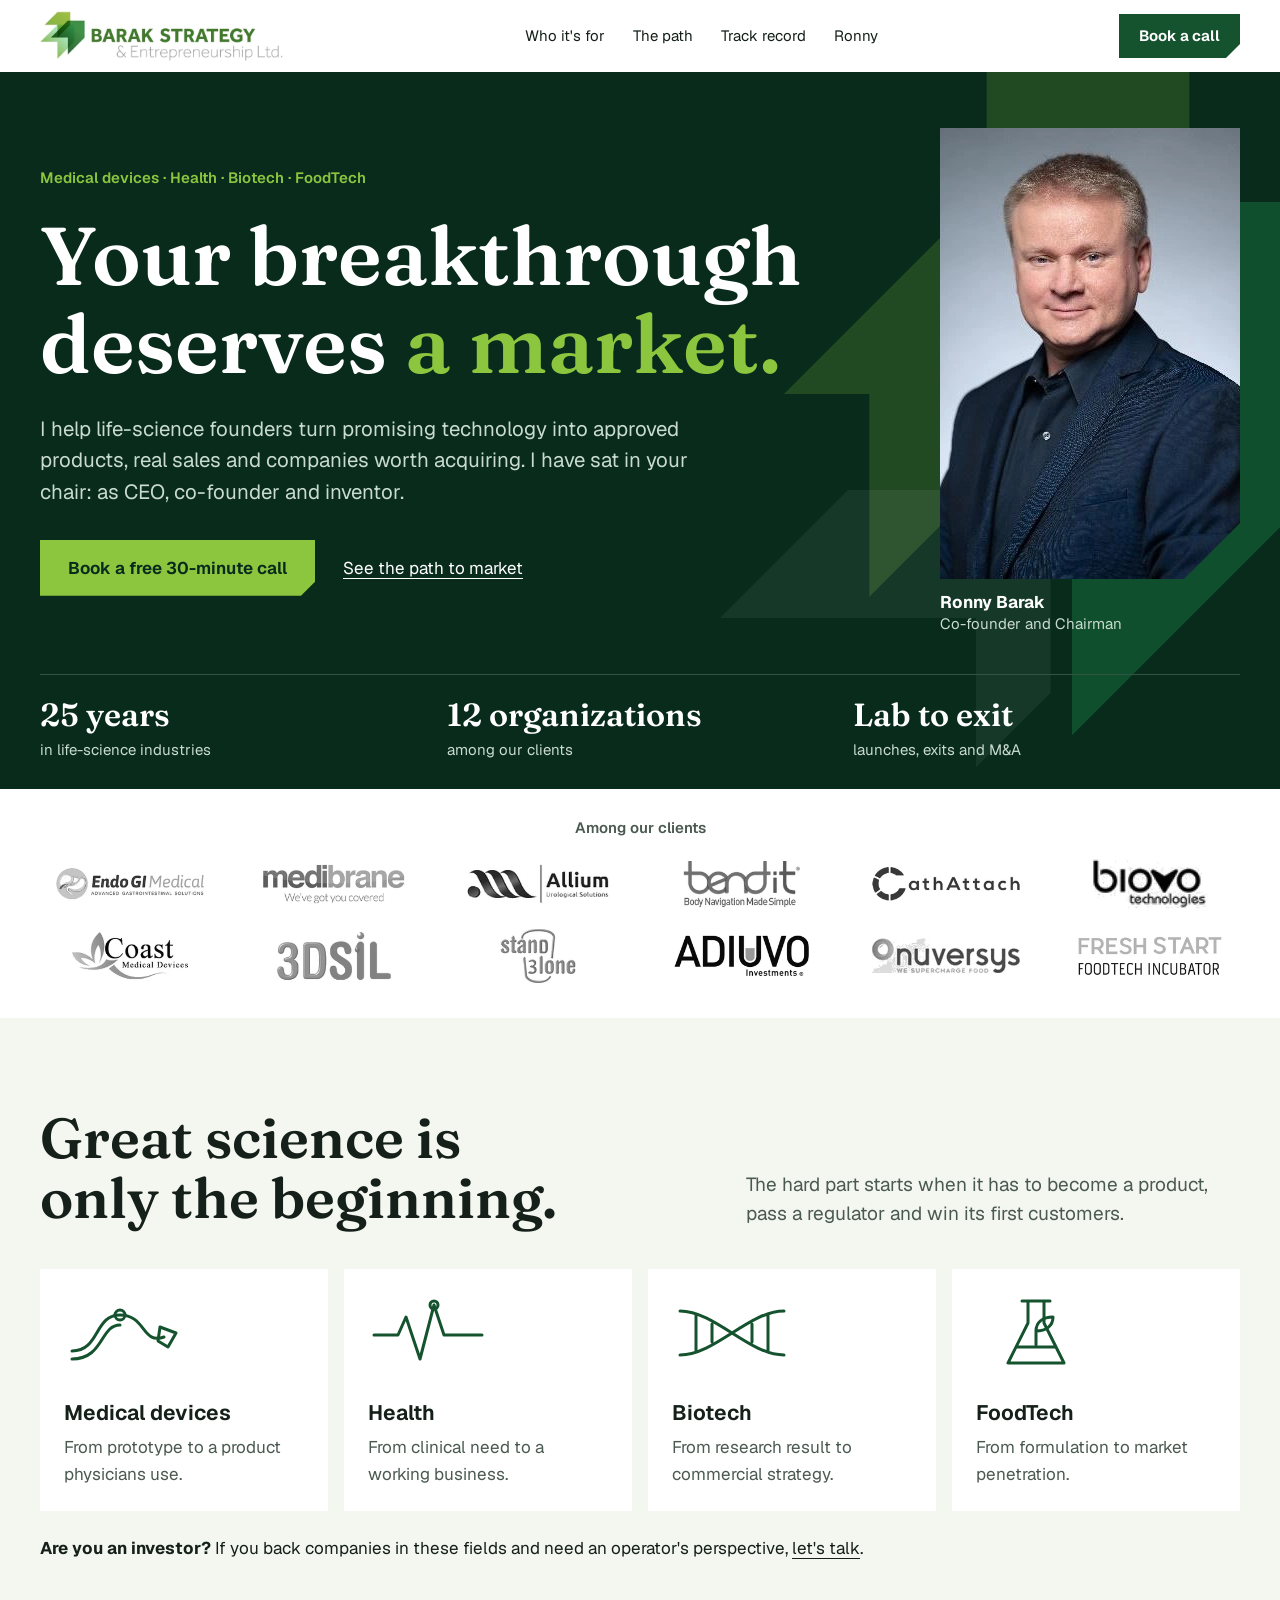
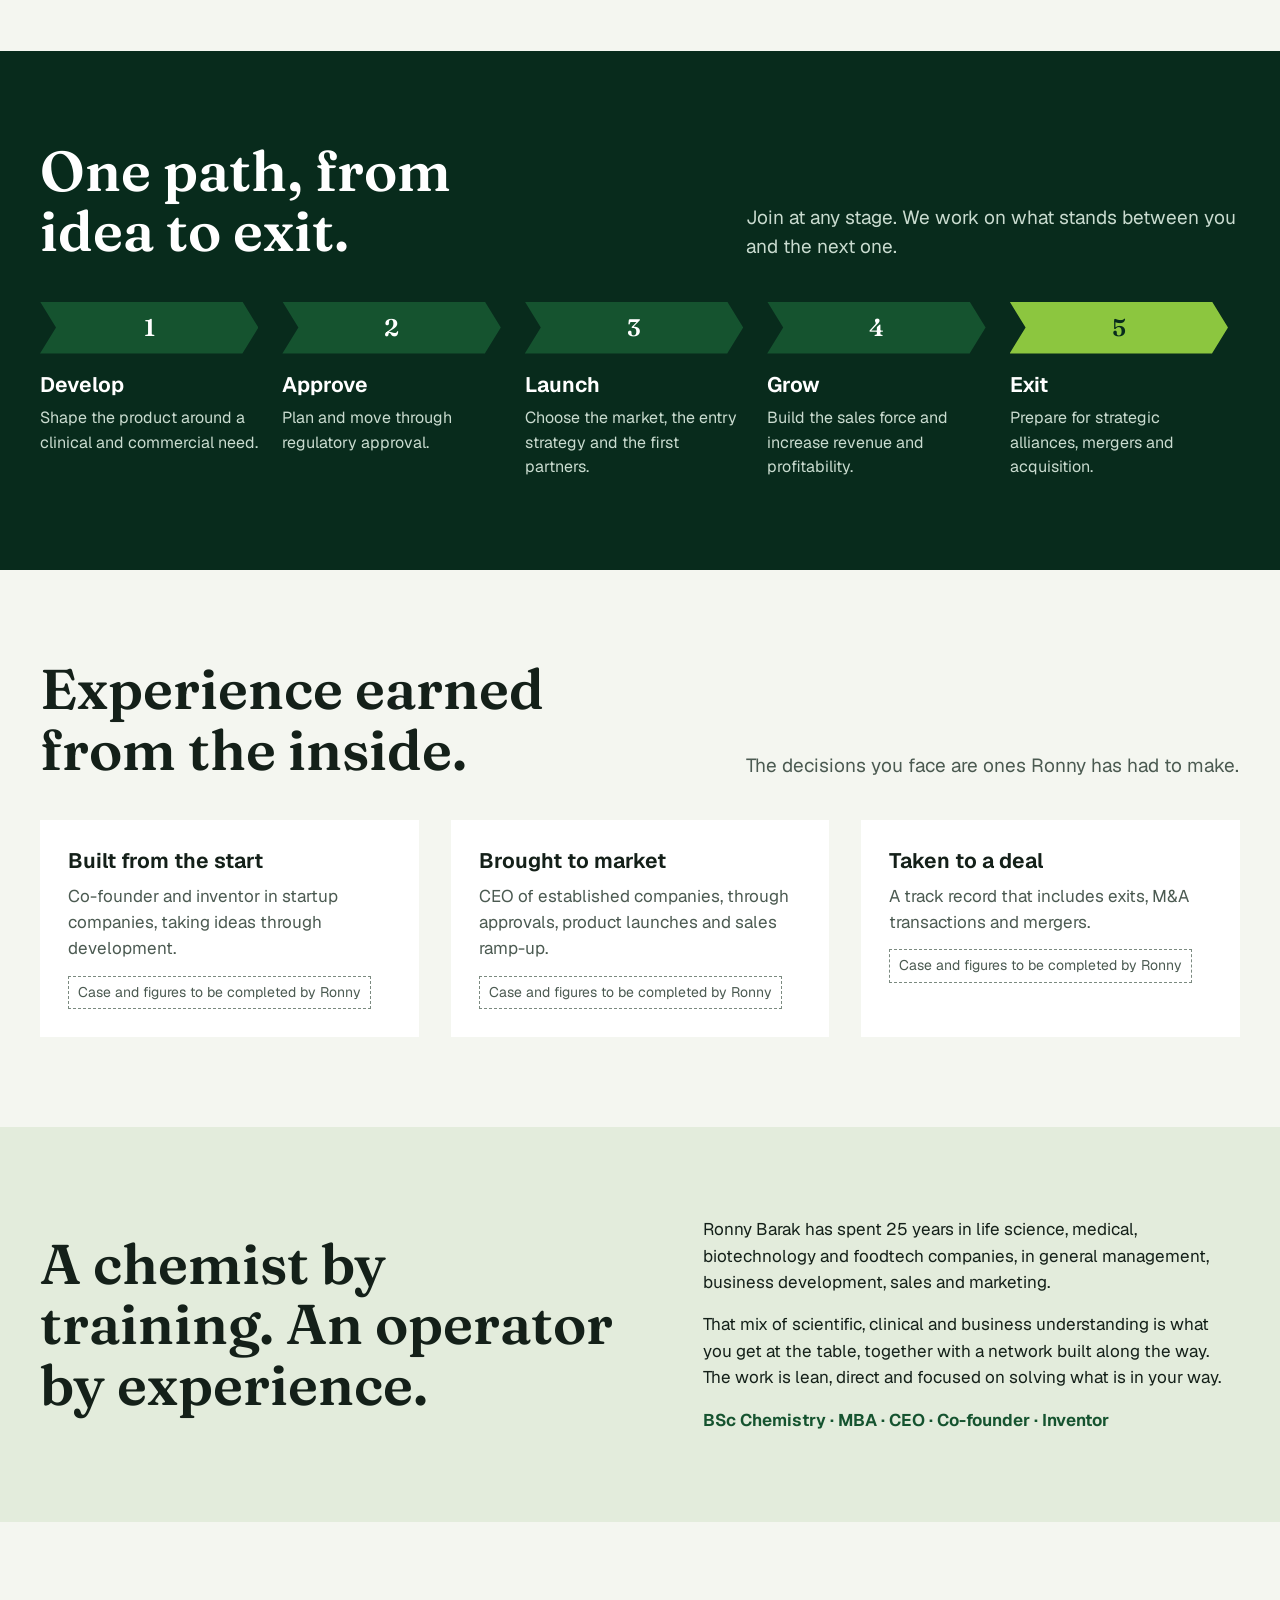
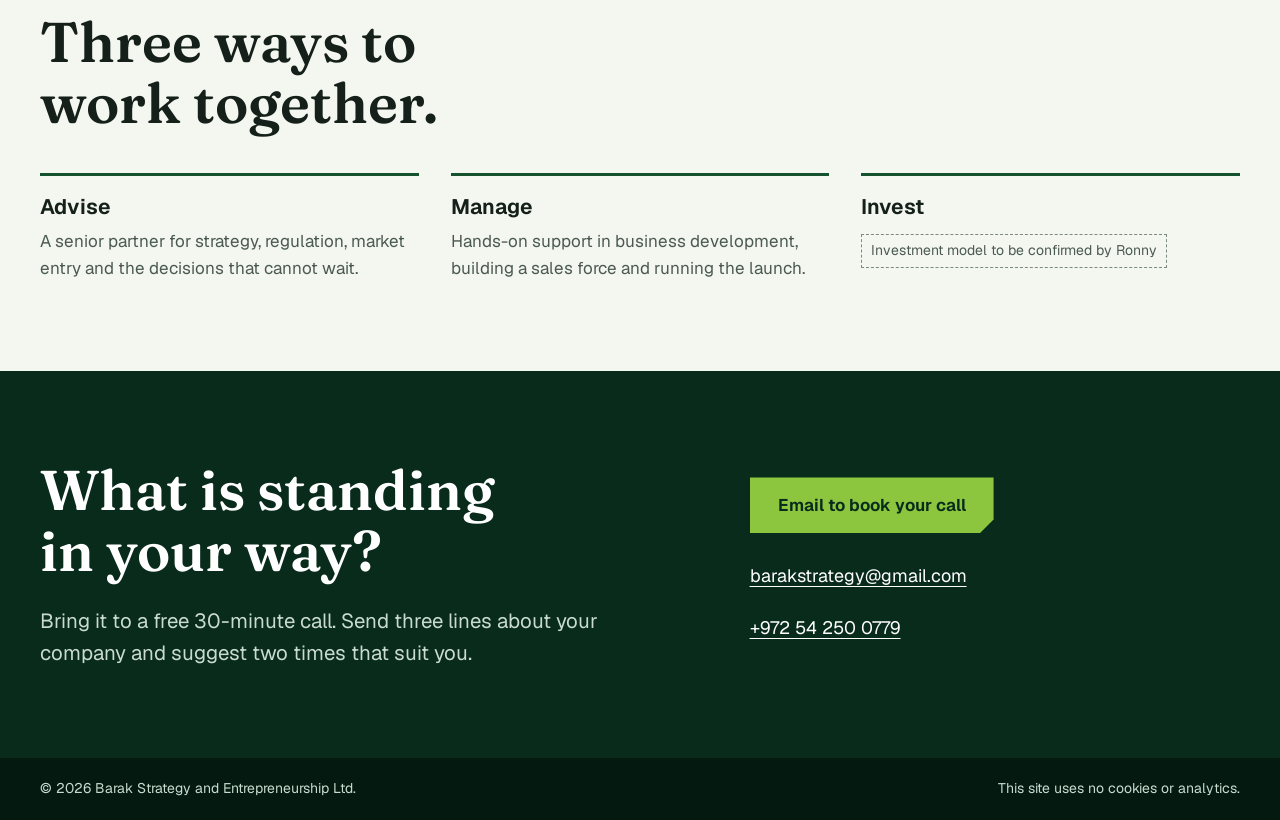
<file: index.html>
<!doctype html>
<html lang="en">
<head>
<meta charset="utf-8">
<meta name="viewport" content="width=device-width, initial-scale=1">
<meta name="robots" content="noindex, nofollow">
<title>Barak Strategy | From life-science innovation to market</title>
<meta name="description" content="Ronny Barak helps medical device, health, biotech and foodtech founders move from product development through regulation to market, growth and exit. 25 years of hands-on experience.">
<meta name="theme-color" content="#082b1c">
<meta property="og:type" content="website">
<meta property="og:title" content="Your breakthrough deserves a market.">
<meta property="og:description" content="Hands-on strategy for medtech, health, biotech and foodtech founders, with Ronny Barak.">
<meta property="og:image" content="https://liorocman1234-maker.github.io/barakstrategy/assets/og.jpg">
<meta name="twitter:card" content="summary_large_image">
<link rel="icon" href="assets/icon.png">
<link rel="preload" href="assets/fonts/fraunces-600.woff2" as="font" type="font/woff2" crossorigin>
<link rel="preload" href="assets/fonts/geist.woff2" as="font" type="font/woff2" crossorigin>
<link rel="stylesheet" href="assets/site.css">
</head>
<body>
<a class="skip" href="#main">Skip to content</a>

<header class="top">
  <div class="wrap bar">
    <a class="brand" href="#main"><img src="assets/logo.webp" width="680" height="140" alt="Barak Strategy and Entrepreneurship Ltd."></a>
    <nav aria-label="Main">
      <a href="#who">Who it's for</a>
      <a href="#path">The path</a>
      <a href="#record">Track record</a>
      <a href="#ronny">Ronny</a>
    </nav>
    <a class="btn small" href="#contact">Book a call</a>
  </div>
</header>

<main id="main" tabindex="-1">
<section class="hero">
  <svg class="shards" viewBox="0 0 600 700" aria-hidden="true">
    <path class="s1" d="M250 20h190v190H330v120L140 520V330h110l-190 0 190-190z"/>
    <path class="s2" d="M330 150h250v250L330 650V400H210z"/>
    <path class="s3" d="M120 420h190v190l-70 70V540H0z"/>
  </svg>
  <div class="wrap hero-grid">
    <div class="pitch">
      <p class="kicker">Medical devices · Health · Biotech · FoodTech</p>
      <h1>Your breakthrough deserves <em>a market.</em></h1>
      <p class="lead">I help life-science founders turn promising technology into approved products, real sales and companies worth acquiring. I have sat in your chair: as CEO, co-founder and inventor.</p>
      <div class="actions">
        <a class="btn light" href="#contact">Book a free 30-minute call</a>
        <a class="more" href="#path">See the path to market</a>
      </div>
    </div>
    <figure class="portrait">
      <img src="assets/ronny-barak.webp" width="300" height="451" alt="Ronny Barak" fetchpriority="high">
      <figcaption><strong>Ronny Barak</strong><span>Co-founder and Chairman</span></figcaption>
    </figure>
  </div>
  <div class="wrap">
    <ul class="proof">
      <li><strong>25 years</strong><span>in life-science industries</span></li>
      <li><strong>12 organizations</strong><span>among our clients</span></li>
      <li><strong>Lab to exit</strong><span>launches, exits and M&amp;A</span></li>
    </ul>
  </div>
</section>

<section class="clients" aria-labelledby="clients-title">
  <div class="wrap">
    <h2 id="clients-title" class="label">Among our clients</h2>
    <ul class="logos">
      <li><img src="assets/logos/endogi.webp" width="300" height="120" alt="EndoGI Medical"></li>
      <li><img src="assets/logos/medibrane.webp" width="300" height="120" alt="Medibrane"></li>
      <li><img src="assets/logos/allium.webp" width="300" height="120" alt="Allium Urological Solutions"></li>
      <li><img src="assets/logos/bendit.webp" width="300" height="120" alt="Bendit"></li>
      <li><img src="assets/logos/cathattach.webp" width="300" height="120" alt="CathAttach"></li>
      <li><img src="assets/logos/biovo.webp" width="300" height="120" alt="Biovo Technologies"></li>
      <li><img src="assets/logos/coast.webp" width="300" height="120" alt="Coast Medical Devices"></li>
      <li><img src="assets/logos/3dsil.webp" width="300" height="120" alt="3DSIL"></li>
      <li><img src="assets/logos/stand3lone.webp" width="300" height="120" alt="Stand3lone"></li>
      <li><img src="assets/logos/adiuvo.webp" width="300" height="120" alt="Adiuvo Investments"></li>
      <li><img src="assets/logos/nuversys.webp" width="300" height="120" alt="Nuversys"></li>
      <li><img src="assets/logos/freshstart.webp" width="300" height="120" alt="Fresh Start FoodTech Incubator"></li>
    </ul>
  </div>
</section>

<section id="who" class="section">
  <div class="wrap">
    <div class="head">
      <h2>Great science is only the beginning.</h2>
      <p>The hard part starts when it has to become a product, pass a regulator and win its first customers.</p>
    </div>
    <ul class="fields">
      <li>
        <svg viewBox="0 0 120 80" aria-hidden="true"><path d="M8 58c28 0 22-36 48-36s22 30 44 22"/><path d="M96 34l16 6-8 14-10-6z"/><circle cx="56" cy="22" r="5"/><path d="M8 66c32 0 28-34 48-34"/></svg>
        <h3>Medical devices</h3><p>From prototype to a product physicians use.</p>
      </li>
      <li>
        <svg viewBox="0 0 120 80" aria-hidden="true"><path d="M6 42h24l8-18 14 42 14-54 10 30h38"/><circle cx="66" cy="12" r="4"/></svg>
        <h3>Health</h3><p>From clinical need to a working business.</p>
      </li>
      <li>
        <svg viewBox="0 0 120 80" aria-hidden="true"><path d="M8 18c35 0 69 44 104 44M8 62c35 0 69-44 104-44M24 22v36M40 31v18M80 31v18M96 22v36"/></svg>
        <h3>Biotech</h3><p>From research result to commercial strategy.</p>
      </li>
      <li>
        <svg viewBox="0 0 120 80" aria-hidden="true"><path d="M46 8h28M52 8v22L32 70h56L68 30V8M40 54h40"/><path d="M60 52V38c0-9 7-14 17-14 0 9-7 14-17 14"/></svg>
        <h3>FoodTech</h3><p>From formulation to market penetration.</p>
      </li>
    </ul>
    <p class="investors"><strong>Are you an investor?</strong> If you back companies in these fields and need an operator's perspective, <a href="#contact">let's talk</a>.</p>
  </div>
</section>

<section id="path" class="section dark">
  <div class="wrap">
    <div class="head">
      <h2>One path, from idea to exit.</h2>
      <p>Join at any stage. We work on what stands between you and the next one.</p>
    </div>
    <ol class="steps">
      <li><h3>Develop</h3><p>Shape the product around a clinical and commercial need.</p></li>
      <li><h3>Approve</h3><p>Plan and move through regulatory approval.</p></li>
      <li><h3>Launch</h3><p>Choose the market, the entry strategy and the first partners.</p></li>
      <li><h3>Grow</h3><p>Build the sales force and increase revenue and profitability.</p></li>
      <li><h3>Exit</h3><p>Prepare for strategic alliances, mergers and acquisition.</p></li>
    </ol>
  </div>
</section>

<section id="record" class="section">
  <div class="wrap">
    <div class="head">
      <h2>Experience earned from the inside.</h2>
      <p>The decisions you face are ones Ronny has had to make.</p>
    </div>
    <div class="cases">
      <article>
        <h3>Built from the start</h3>
        <p>Co-founder and inventor in startup companies, taking ideas through development.</p>
        <p class="todo">Case and figures to be completed by Ronny</p>
      </article>
      <article>
        <h3>Brought to market</h3>
        <p>CEO of established companies, through approvals, product launches and sales ramp-up.</p>
        <p class="todo">Case and figures to be completed by Ronny</p>
      </article>
      <article>
        <h3>Taken to a deal</h3>
        <p>A track record that includes exits, M&amp;A transactions and mergers.</p>
        <p class="todo">Case and figures to be completed by Ronny</p>
      </article>
    </div>
  </div>
</section>

<section id="ronny" class="section story">
  <div class="wrap story-grid">
    <h2>A chemist by training. An operator by experience.</h2>
    <div>
      <p>Ronny Barak has spent 25 years in life science, medical, biotechnology and foodtech companies, in general management, business development, sales and marketing.</p>
      <p>That mix of scientific, clinical and business understanding is what you get at the table, together with a network built along the way. The work is lean, direct and focused on solving what is in your way.</p>
      <p class="creds">BSc Chemistry · MBA · CEO · Co-founder · Inventor</p>
    </div>
  </div>
</section>

<section class="section work">
  <div class="wrap">
    <div class="head"><h2>Three ways to work together.</h2></div>
    <div class="models">
      <article><h3>Advise</h3><p>A senior partner for strategy, regulation, market entry and the decisions that cannot wait.</p></article>
      <article><h3>Manage</h3><p>Hands-on support in business development, building a sales force and running the launch.</p></article>
      <article><h3>Invest</h3><p class="todo">Investment model to be confirmed by Ronny</p></article>
    </div>
  </div>
</section>

<section id="contact" class="section dark contact">
  <div class="wrap contact-grid">
    <div>
      <h2>What is standing in your way?</h2>
      <p class="lead">Bring it to a free 30-minute call. Send three lines about your company and suggest two times that suit you.</p>
    </div>
    <div class="reach">
      <a class="btn light" href="mailto:barakstrategy@gmail.com?subject=30-minute%20introduction%20call&amp;body=Hi%20Ronny%2C%0A%0ACompany%20and%20product%3A%0AStage%3A%0AMain%20challenge%3A%0ATwo%20times%20that%20suit%20me%3A%0A">Email to book your call</a>
      <a class="line" href="mailto:barakstrategy@gmail.com">barakstrategy@gmail.com</a>
      <a class="line" href="tel:+972542500779">+972 54 250 0779</a>
    </div>
  </div>
</section>
</main>

<footer>
  <div class="wrap foot">
    <p>© 2026 Barak Strategy and Entrepreneurship Ltd.</p>
    <p>This site uses no cookies or analytics.</p>
  </div>
</footer>
</body>
</html>
</file>
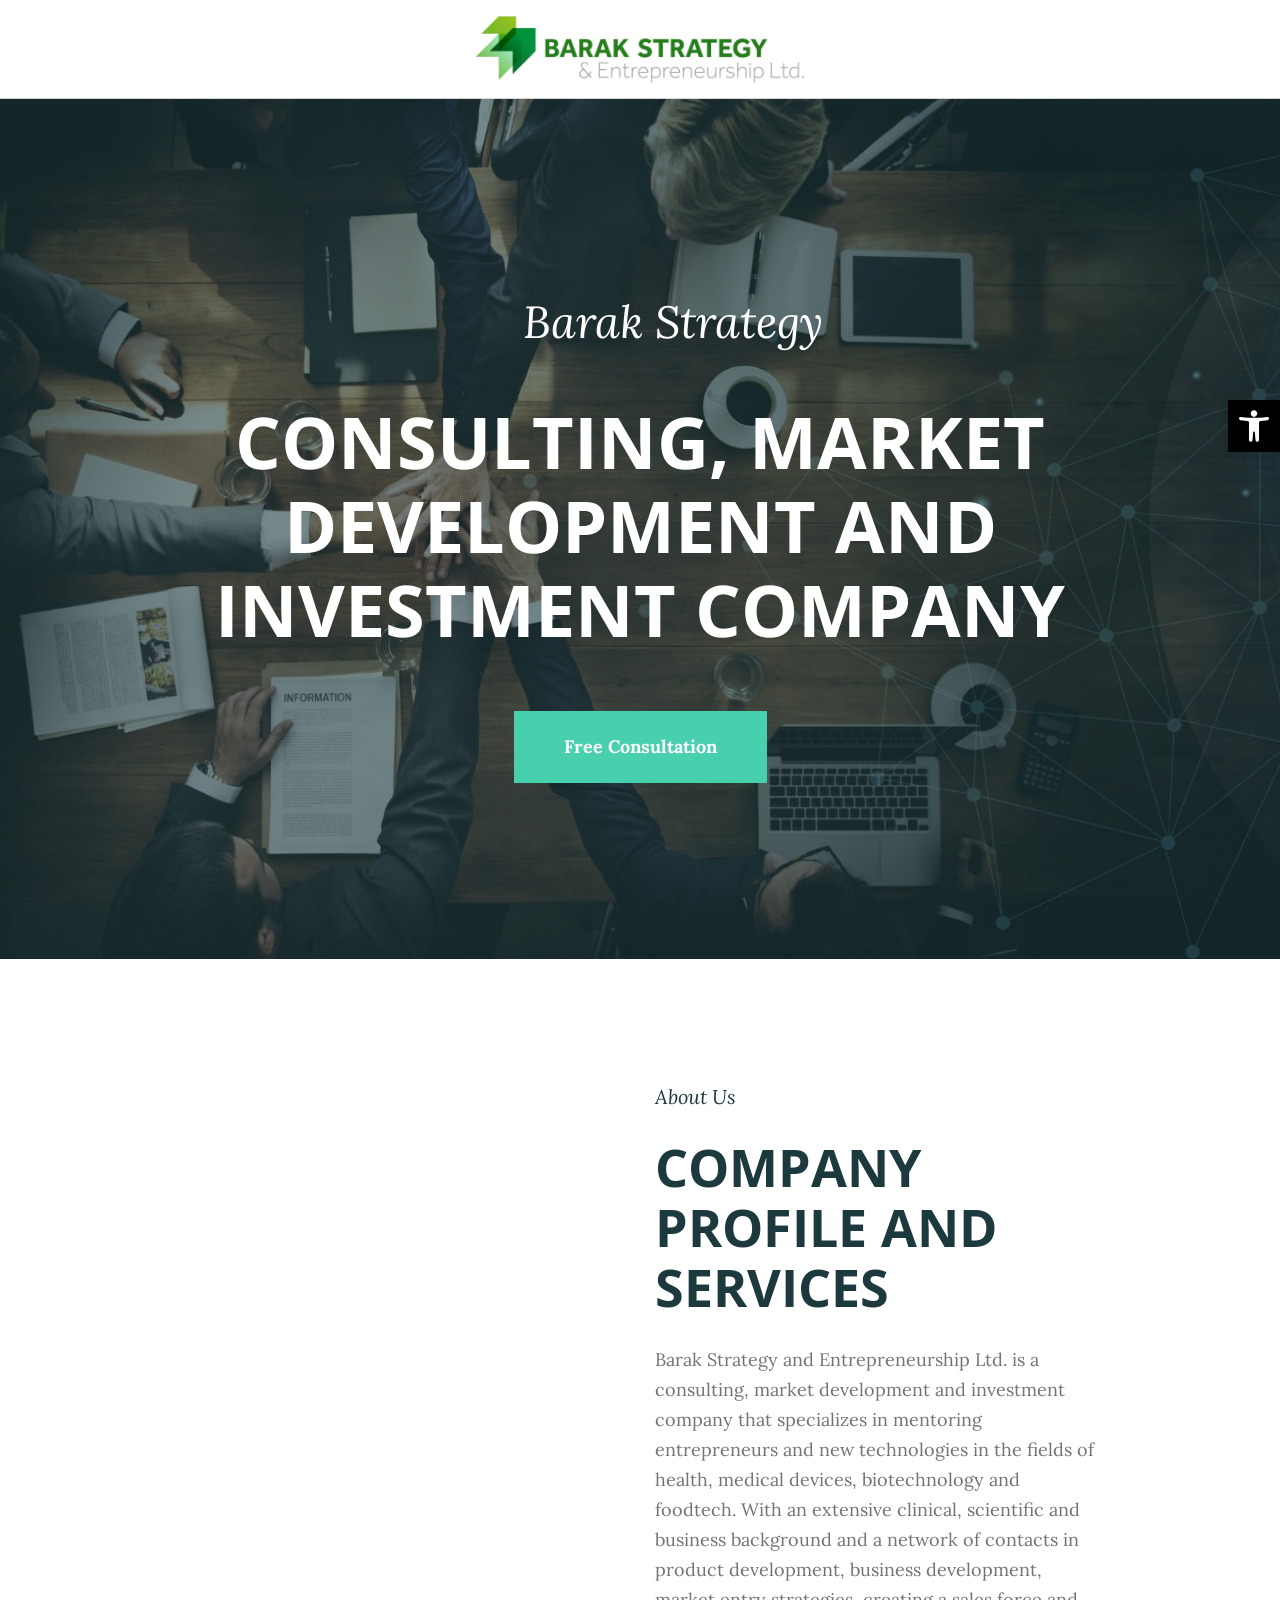
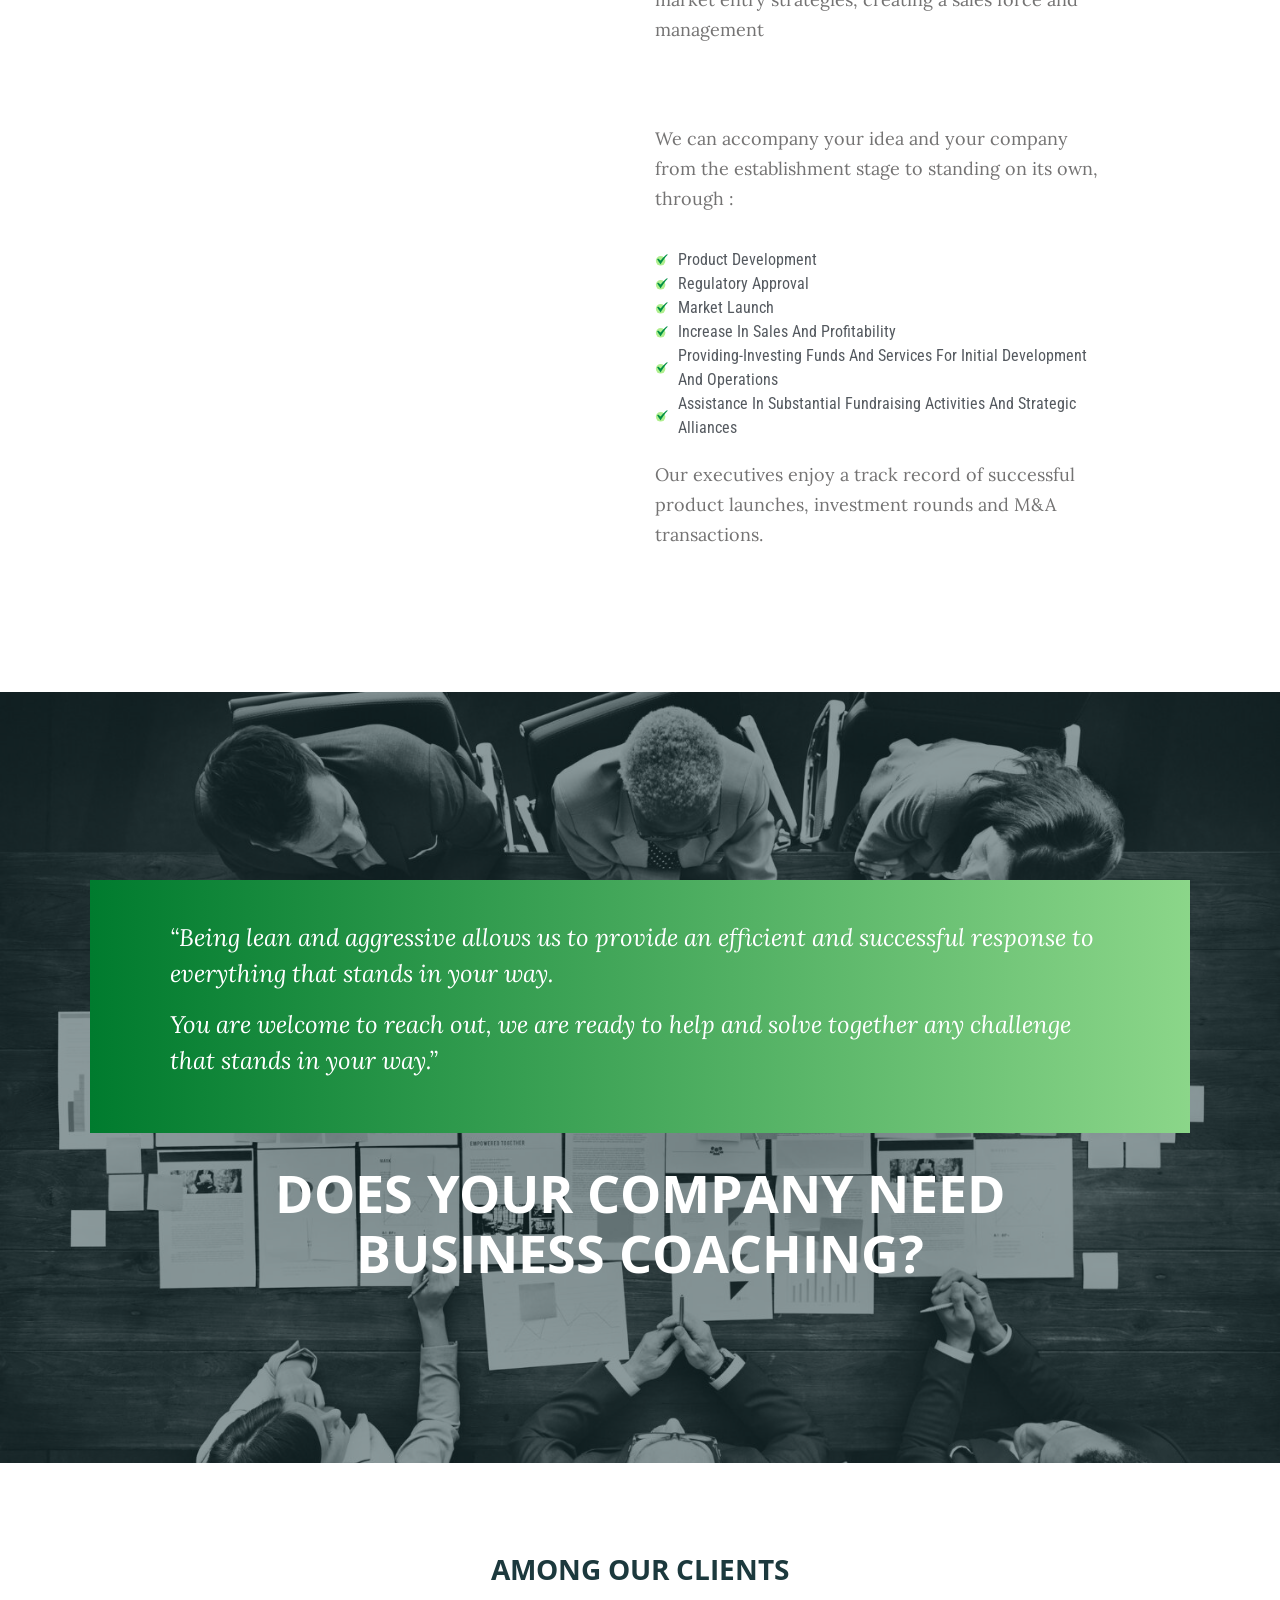
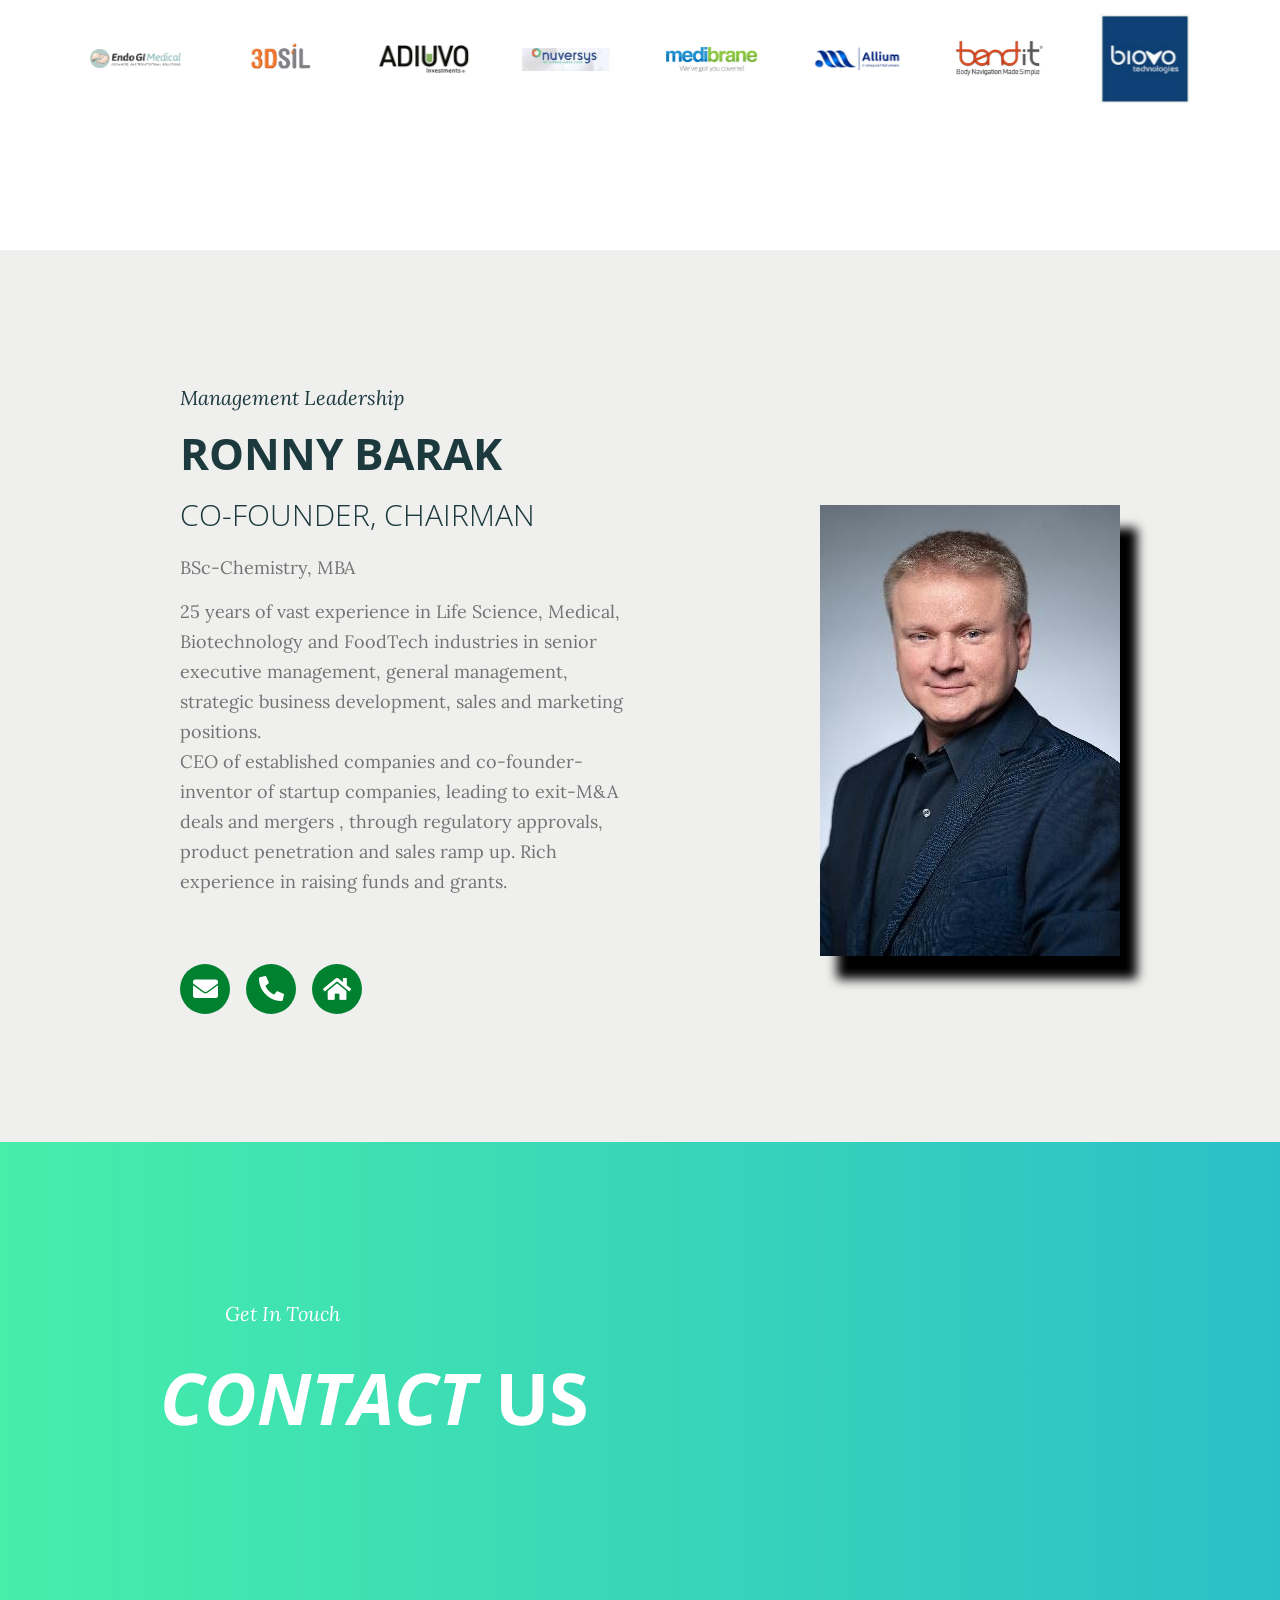
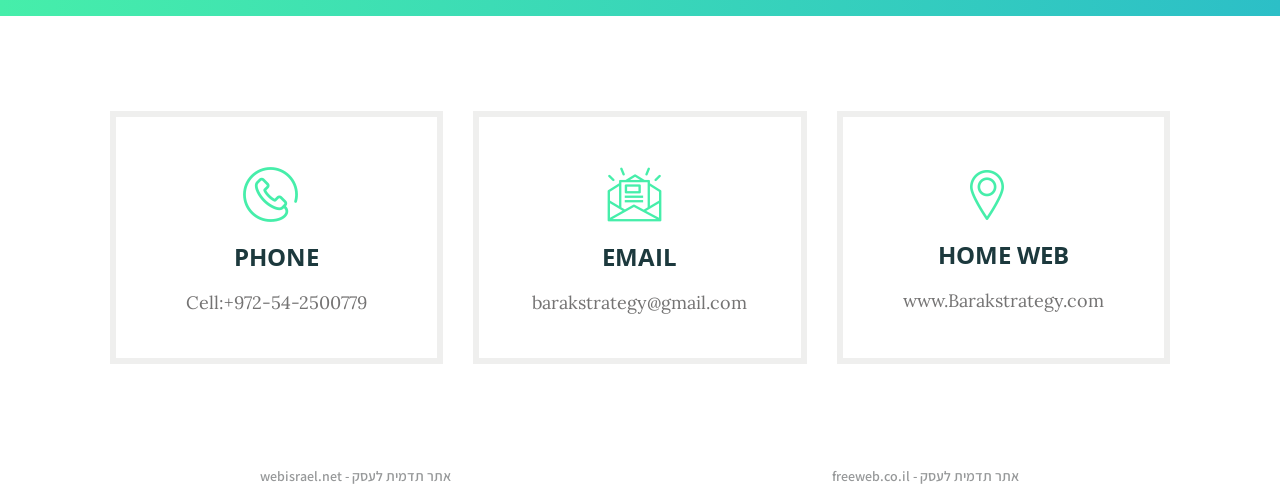
<file: v0/index.html>
<!doctype html><html lang="en-US"><head><meta charset="UTF-8">
<meta name="robots" content="noindex, nofollow"><meta name="viewport" content="width=device-width, initial-scale=1"><link rel="profile" href="https://gmpg.org/xfn/11"><title>Barak Strategy and Enterprise Ltd &#8211; consulting, market development and investment company that specializes in mentoring entrepreneurs and new technologies in the fields of health, medical devices, biotechnology and foodtech</title><style id="wp-img-auto-sizes-contain-inline-css">img:is([sizes=auto i],[sizes^="auto," i]){contain-intrinsic-size:3000px 1500px}
/*# sourceURL=wp-img-auto-sizes-contain-inline-css */</style><style id="wp-emoji-styles-inline-css">img.wp-smiley, img.emoji {
		display: inline !important;
		border: none !important;
		box-shadow: none !important;
		height: 1em !important;
		width: 1em !important;
		margin: 0 0.07em !important;
		vertical-align: -0.1em !important;
		background: none !important;
		padding: 0 !important;
	}
/*# sourceURL=wp-emoji-styles-inline-css */</style><style id="classic-theme-styles-inline-css">/*! This file is auto-generated */
.wp-block-button__link{color:#fff;background-color:#32373c;border-radius:9999px;box-shadow:none;text-decoration:none;padding:calc(.667em + 2px) calc(1.333em + 2px);font-size:1.125em}.wp-block-file__button{background:#32373c;color:#fff;text-decoration:none}
/*# sourceURL=/wp-includes/css/classic-themes.min.css */</style><style id="global-styles-inline-css">:root{--wp--preset--aspect-ratio--square: 1;--wp--preset--aspect-ratio--4-3: 4/3;--wp--preset--aspect-ratio--3-4: 3/4;--wp--preset--aspect-ratio--3-2: 3/2;--wp--preset--aspect-ratio--2-3: 2/3;--wp--preset--aspect-ratio--16-9: 16/9;--wp--preset--aspect-ratio--9-16: 9/16;--wp--preset--color--black: #000000;--wp--preset--color--cyan-bluish-gray: #abb8c3;--wp--preset--color--white: #ffffff;--wp--preset--color--pale-pink: #f78da7;--wp--preset--color--vivid-red: #cf2e2e;--wp--preset--color--luminous-vivid-orange: #ff6900;--wp--preset--color--luminous-vivid-amber: #fcb900;--wp--preset--color--light-green-cyan: #7bdcb5;--wp--preset--color--vivid-green-cyan: #00d084;--wp--preset--color--pale-cyan-blue: #8ed1fc;--wp--preset--color--vivid-cyan-blue: #0693e3;--wp--preset--color--vivid-purple: #9b51e0;--wp--preset--gradient--vivid-cyan-blue-to-vivid-purple: linear-gradient(135deg,rgb(6,147,227) 0%,rgb(155,81,224) 100%);--wp--preset--gradient--light-green-cyan-to-vivid-green-cyan: linear-gradient(135deg,rgb(122,220,180) 0%,rgb(0,208,130) 100%);--wp--preset--gradient--luminous-vivid-amber-to-luminous-vivid-orange: linear-gradient(135deg,rgb(252,185,0) 0%,rgb(255,105,0) 100%);--wp--preset--gradient--luminous-vivid-orange-to-vivid-red: linear-gradient(135deg,rgb(255,105,0) 0%,rgb(207,46,46) 100%);--wp--preset--gradient--very-light-gray-to-cyan-bluish-gray: linear-gradient(135deg,rgb(238,238,238) 0%,rgb(169,184,195) 100%);--wp--preset--gradient--cool-to-warm-spectrum: linear-gradient(135deg,rgb(74,234,220) 0%,rgb(151,120,209) 20%,rgb(207,42,186) 40%,rgb(238,44,130) 60%,rgb(251,105,98) 80%,rgb(254,248,76) 100%);--wp--preset--gradient--blush-light-purple: linear-gradient(135deg,rgb(255,206,236) 0%,rgb(152,150,240) 100%);--wp--preset--gradient--blush-bordeaux: linear-gradient(135deg,rgb(254,205,165) 0%,rgb(254,45,45) 50%,rgb(107,0,62) 100%);--wp--preset--gradient--luminous-dusk: linear-gradient(135deg,rgb(255,203,112) 0%,rgb(199,81,192) 50%,rgb(65,88,208) 100%);--wp--preset--gradient--pale-ocean: linear-gradient(135deg,rgb(255,245,203) 0%,rgb(182,227,212) 50%,rgb(51,167,181) 100%);--wp--preset--gradient--electric-grass: linear-gradient(135deg,rgb(202,248,128) 0%,rgb(113,206,126) 100%);--wp--preset--gradient--midnight: linear-gradient(135deg,rgb(2,3,129) 0%,rgb(40,116,252) 100%);--wp--preset--font-size--small: 13px;--wp--preset--font-size--medium: 20px;--wp--preset--font-size--large: 36px;--wp--preset--font-size--x-large: 42px;--wp--preset--spacing--20: 0.44rem;--wp--preset--spacing--30: 0.67rem;--wp--preset--spacing--40: 1rem;--wp--preset--spacing--50: 1.5rem;--wp--preset--spacing--60: 2.25rem;--wp--preset--spacing--70: 3.38rem;--wp--preset--spacing--80: 5.06rem;--wp--preset--shadow--natural: 6px 6px 9px rgba(0, 0, 0, 0.2);--wp--preset--shadow--deep: 12px 12px 50px rgba(0, 0, 0, 0.4);--wp--preset--shadow--sharp: 6px 6px 0px rgba(0, 0, 0, 0.2);--wp--preset--shadow--outlined: 6px 6px 0px -3px rgb(255, 255, 255), 6px 6px rgb(0, 0, 0);--wp--preset--shadow--crisp: 6px 6px 0px rgb(0, 0, 0);}.wp-block-button{--wp--preset--dimension--25: 25%;--wp--preset--dimension--50: 50%;--wp--preset--dimension--75: 75%;--wp--preset--dimension--100: 100%;}:where(body) { margin: 0; }:where(.is-layout-flex){gap: 0.5em;}:where(.is-layout-grid){gap: 0.5em;}body .is-layout-flex{display: flex;}.is-layout-flex{flex-wrap: wrap;align-items: center;}.is-layout-flex > :is(*, div){margin: 0;}body .is-layout-grid{display: grid;}.is-layout-grid > :is(*, div){margin: 0;}body{padding-top: 0px;padding-right: 0px;padding-bottom: 0px;padding-left: 0px;}:root :where(.wp-element-button, .wp-block-button__link){background-color: #32373c;border-width: 0;color: #fff;font-family: inherit;font-size: inherit;font-style: inherit;font-weight: inherit;letter-spacing: inherit;line-height: inherit;padding-top: calc(0.667em + 2px);padding-right: calc(1.333em + 2px);padding-bottom: calc(0.667em + 2px);padding-left: calc(1.333em + 2px);text-decoration: none;text-transform: inherit;}.has-black-color{color: var(--wp--preset--color--black) !important;}.has-cyan-bluish-gray-color{color: var(--wp--preset--color--cyan-bluish-gray) !important;}.has-white-color{color: var(--wp--preset--color--white) !important;}.has-pale-pink-color{color: var(--wp--preset--color--pale-pink) !important;}.has-vivid-red-color{color: var(--wp--preset--color--vivid-red) !important;}.has-luminous-vivid-orange-color{color: var(--wp--preset--color--luminous-vivid-orange) !important;}.has-luminous-vivid-amber-color{color: var(--wp--preset--color--luminous-vivid-amber) !important;}.has-light-green-cyan-color{color: var(--wp--preset--color--light-green-cyan) !important;}.has-vivid-green-cyan-color{color: var(--wp--preset--color--vivid-green-cyan) !important;}.has-pale-cyan-blue-color{color: var(--wp--preset--color--pale-cyan-blue) !important;}.has-vivid-cyan-blue-color{color: var(--wp--preset--color--vivid-cyan-blue) !important;}.has-vivid-purple-color{color: var(--wp--preset--color--vivid-purple) !important;}.has-black-background-color{background-color: var(--wp--preset--color--black) !important;}.has-cyan-bluish-gray-background-color{background-color: var(--wp--preset--color--cyan-bluish-gray) !important;}.has-white-background-color{background-color: var(--wp--preset--color--white) !important;}.has-pale-pink-background-color{background-color: var(--wp--preset--color--pale-pink) !important;}.has-vivid-red-background-color{background-color: var(--wp--preset--color--vivid-red) !important;}.has-luminous-vivid-orange-background-color{background-color: var(--wp--preset--color--luminous-vivid-orange) !important;}.has-luminous-vivid-amber-background-color{background-color: var(--wp--preset--color--luminous-vivid-amber) !important;}.has-light-green-cyan-background-color{background-color: var(--wp--preset--color--light-green-cyan) !important;}.has-vivid-green-cyan-background-color{background-color: var(--wp--preset--color--vivid-green-cyan) !important;}.has-pale-cyan-blue-background-color{background-color: var(--wp--preset--color--pale-cyan-blue) !important;}.has-vivid-cyan-blue-background-color{background-color: var(--wp--preset--color--vivid-cyan-blue) !important;}.has-vivid-purple-background-color{background-color: var(--wp--preset--color--vivid-purple) !important;}.has-black-border-color{border-color: var(--wp--preset--color--black) !important;}.has-cyan-bluish-gray-border-color{border-color: var(--wp--preset--color--cyan-bluish-gray) !important;}.has-white-border-color{border-color: var(--wp--preset--color--white) !important;}.has-pale-pink-border-color{border-color: var(--wp--preset--color--pale-pink) !important;}.has-vivid-red-border-color{border-color: var(--wp--preset--color--vivid-red) !important;}.has-luminous-vivid-orange-border-color{border-color: var(--wp--preset--color--luminous-vivid-orange) !important;}.has-luminous-vivid-amber-border-color{border-color: var(--wp--preset--color--luminous-vivid-amber) !important;}.has-light-green-cyan-border-color{border-color: var(--wp--preset--color--light-green-cyan) !important;}.has-vivid-green-cyan-border-color{border-color: var(--wp--preset--color--vivid-green-cyan) !important;}.has-pale-cyan-blue-border-color{border-color: var(--wp--preset--color--pale-cyan-blue) !important;}.has-vivid-cyan-blue-border-color{border-color: var(--wp--preset--color--vivid-cyan-blue) !important;}.has-vivid-purple-border-color{border-color: var(--wp--preset--color--vivid-purple) !important;}.has-vivid-cyan-blue-to-vivid-purple-gradient-background{background: var(--wp--preset--gradient--vivid-cyan-blue-to-vivid-purple) !important;}.has-light-green-cyan-to-vivid-green-cyan-gradient-background{background: var(--wp--preset--gradient--light-green-cyan-to-vivid-green-cyan) !important;}.has-luminous-vivid-amber-to-luminous-vivid-orange-gradient-background{background: var(--wp--preset--gradient--luminous-vivid-amber-to-luminous-vivid-orange) !important;}.has-luminous-vivid-orange-to-vivid-red-gradient-background{background: var(--wp--preset--gradient--luminous-vivid-orange-to-vivid-red) !important;}.has-very-light-gray-to-cyan-bluish-gray-gradient-background{background: var(--wp--preset--gradient--very-light-gray-to-cyan-bluish-gray) !important;}.has-cool-to-warm-spectrum-gradient-background{background: var(--wp--preset--gradient--cool-to-warm-spectrum) !important;}.has-blush-light-purple-gradient-background{background: var(--wp--preset--gradient--blush-light-purple) !important;}.has-blush-bordeaux-gradient-background{background: var(--wp--preset--gradient--blush-bordeaux) !important;}.has-luminous-dusk-gradient-background{background: var(--wp--preset--gradient--luminous-dusk) !important;}.has-pale-ocean-gradient-background{background: var(--wp--preset--gradient--pale-ocean) !important;}.has-electric-grass-gradient-background{background: var(--wp--preset--gradient--electric-grass) !important;}.has-midnight-gradient-background{background: var(--wp--preset--gradient--midnight) !important;}.has-small-font-size{font-size: var(--wp--preset--font-size--small) !important;}.has-medium-font-size{font-size: var(--wp--preset--font-size--medium) !important;}.has-large-font-size{font-size: var(--wp--preset--font-size--large) !important;}.has-x-large-font-size{font-size: var(--wp--preset--font-size--x-large) !important;}
:root :where(.wp-block-icon svg){width: 24px;}
:where(.wp-block-gallery.is-layout-flex){gap: var( --wp--style--gallery-gap-default, var( --gallery-block--gutter-size, var( --wp--style--block-gap, 0.5em ) ) );}:where(.wp-block-gallery.is-layout-grid){gap: var( --wp--style--gallery-gap-default, var( --gallery-block--gutter-size, var( --wp--style--block-gap, 0.5em ) ) );}
:where(.wp-block-latest-posts.is-layout-flex){gap: 1.25em;}:where(.wp-block-latest-posts.is-layout-grid){gap: 1.25em;}
:where(.wp-block-post-template.is-layout-flex){gap: 1.25em;}:where(.wp-block-post-template.is-layout-grid){gap: 1.25em;}
:where(.wp-block-term-template.is-layout-flex){gap: 1.25em;}:where(.wp-block-term-template.is-layout-grid){gap: 1.25em;}
:where(.wp-block-columns.is-layout-flex){gap: 2em;}:where(.wp-block-columns.is-layout-grid){gap: 2em;}
:root :where(.wp-block-pullquote){font-size: 1.5em;line-height: 1.6;}
/*# sourceURL=global-styles-inline-css */</style><link rel='stylesheet' id='wpa-css-css' href='wp-content/cache/autoptimize/autoptimize_single_1efd11027ddb7a71d448cc507955f5d3.css?ver=2.5.1' media='all' /><link rel='stylesheet' id='pojo-a11y-css' href='wp-content/plugins/pojo-accessibility/modules/legacy/assets/css/style.min.css?ver=1.0.0' media='all' /><link rel='stylesheet' id='hello-elementor-css' href='wp-content/themes/hello-elementor/style.min.css?ver=3.0.1' media='all' /><link rel='stylesheet' id='hello-elementor-theme-style-css' href='wp-content/themes/hello-elementor/theme.min.css?ver=3.0.1' media='all' /><link rel='stylesheet' id='hello-elementor-header-footer-css' href='wp-content/themes/hello-elementor/header-footer.min.css?ver=3.0.1' media='all' /><link rel='stylesheet' id='elementor-frontend-css' href='wp-content/plugins/elementor/assets/css/frontend.min.css?ver=4.4.1' media='all' /><link rel='stylesheet' id='elementor-post-4-css' href='wp-content/cache/autoptimize/autoptimize_single_7f1d3b79e1bf80970b7a1e3a492a34d5.css?ver=1795371943' media='all' /><link rel='stylesheet' id='elementor-icons-css' href='wp-content/plugins/elementor/assets/lib/eicons/css/elementor-icons.min.css?ver=5.57.0' media='all' /><link rel='stylesheet' id='elementor-pro-css' href='wp-content/plugins/elementor-pro/assets/css/frontend.min.css?ver=3.12.1' media='all' /><link rel='stylesheet' id='e-animation-fadeInDown-css' href='wp-content/plugins/elementor/assets/lib/animations/styles/fadeInDown.min.css?ver=4.4.1' media='all' /><link rel='stylesheet' id='widget-heading-css' href='wp-content/plugins/elementor/assets/css/widget-heading.min.css?ver=4.4.1' media='all' /><link rel='stylesheet' id='e-animation-fadeIn-css' href='wp-content/plugins/elementor/assets/lib/animations/styles/fadeIn.min.css?ver=4.4.1' media='all' /><link rel='stylesheet' id='e-animation-fadeInUp-css' href='wp-content/plugins/elementor/assets/lib/animations/styles/fadeInUp.min.css?ver=4.4.1' media='all' /><link rel='stylesheet' id='e-animation-grow-css' href='wp-content/plugins/elementor/assets/lib/animations/styles/e-animation-grow.min.css?ver=4.4.1' media='all' /><link rel='stylesheet' id='widget-image-css' href='wp-content/plugins/elementor/assets/css/widget-image.min.css?ver=4.4.1' media='all' /><link rel='stylesheet' id='e-animation-bounceIn-css' href='wp-content/plugins/elementor/assets/lib/animations/styles/bounceIn.min.css?ver=4.4.1' media='all' /><link rel='stylesheet' id='e-animation-slideInUp-css' href='wp-content/plugins/elementor/assets/lib/animations/styles/slideInUp.min.css?ver=4.4.1' media='all' /><link rel='stylesheet' id='widget-icon-list-css' href='wp-content/plugins/elementor/assets/css/widget-icon-list.min.css?ver=4.4.1' media='all' /><link rel='stylesheet' id='e-animation-bounceInDown-css' href='wp-content/plugins/elementor/assets/lib/animations/styles/bounceInDown.min.css?ver=4.4.1' media='all' /><link rel='stylesheet' id='e-animation-fadeInLeft-css' href='wp-content/plugins/elementor/assets/lib/animations/styles/fadeInLeft.min.css?ver=4.4.1' media='all' /><link rel='stylesheet' id='widget-spacer-css' href='wp-content/plugins/elementor/assets/css/widget-spacer.min.css?ver=4.4.1' media='all' /><link rel='stylesheet' id='swiper-css' href='wp-content/plugins/elementor/assets/lib/swiper/v8/css/swiper.min.css?ver=8.4.5' media='all' /><link rel='stylesheet' id='e-swiper-css' href='wp-content/plugins/elementor/assets/css/conditionals/e-swiper.min.css?ver=4.4.1' media='all' /><link rel='stylesheet' id='widget-image-carousel-css' href='wp-content/plugins/elementor/assets/css/widget-image-carousel.min.css?ver=4.4.1' media='all' /><link rel='stylesheet' id='widget-social-icons-css' href='wp-content/plugins/elementor/assets/css/widget-social-icons.min.css?ver=4.4.1' media='all' /><link rel='stylesheet' id='e-apple-webkit-css' href='wp-content/plugins/elementor/assets/css/conditionals/apple-webkit.min.css?ver=4.4.1' media='all' /><link rel='stylesheet' id='elementor-post-25-css' href='wp-content/cache/autoptimize/autoptimize_single_754fa23684fae786f2ad8b12e4aac3e1.css?ver=1795372142' media='all' /><link rel='stylesheet' id='elementor-post-41-css' href='wp-content/cache/autoptimize/autoptimize_single_d0f22009e09d9f06fd3aac1d964b60d8.css?ver=1795371943' media='all' /><link rel='stylesheet' id='elementor-post-151-css' href='wp-content/cache/autoptimize/autoptimize_single_5d03f639350e1674085f1741972c6be0.css?ver=1795371943' media='all' /><link rel='stylesheet' id='elementor-gf-roboto-css' href='https://fonts.googleapis.com/css?family=Roboto:100,100italic,200,200italic,300,300italic,400,400italic,500,500italic,600,600italic,700,700italic,800,800italic,900,900italic&#038;display=swap' media='all' /><link rel='stylesheet' id='elementor-gf-robotoslab-css' href='https://fonts.googleapis.com/css?family=Roboto+Slab:100,100italic,200,200italic,300,300italic,400,400italic,500,500italic,600,600italic,700,700italic,800,800italic,900,900italic&#038;display=swap' media='all' /><link rel='stylesheet' id='elementor-gf-lora-css' href='https://fonts.googleapis.com/css?family=Lora:100,100italic,200,200italic,300,300italic,400,400italic,500,500italic,600,600italic,700,700italic,800,800italic,900,900italic&#038;display=swap' media='all' /><link rel='stylesheet' id='elementor-gf-opensans-css' href='https://fonts.googleapis.com/css?family=Open+Sans:100,100italic,200,200italic,300,300italic,400,400italic,500,500italic,600,600italic,700,700italic,800,800italic,900,900italic&#038;display=swap' media='all' /><link rel='stylesheet' id='elementor-gf-robotocondensed-css' href='https://fonts.googleapis.com/css?family=Roboto+Condensed:100,100italic,200,200italic,300,300italic,400,400italic,500,500italic,600,600italic,700,700italic,800,800italic,900,900italic&#038;display=swap' media='all' /><link rel='stylesheet' id='elementor-gf-assistant-css' href='https://fonts.googleapis.com/css?family=Assistant:100,100italic,200,200italic,300,300italic,400,400italic,500,500italic,600,600italic,700,700italic,800,800italic,900,900italic&#038;display=swap' media='all' /><link rel='stylesheet' id='elementor-icons-shared-0-css' href='wp-content/plugins/elementor/assets/lib/font-awesome/css/fontawesome.min.css?ver=5.15.3' media='all' /><link rel='stylesheet' id='elementor-icons-fa-solid-css' href='wp-content/plugins/elementor/assets/lib/font-awesome/css/solid.min.css?ver=5.15.3' media='all' /> <script id="jquery-core-js" src="wp-includes/js/jquery/jquery.min.js?ver=3.7.1"></script> <script defer id="jquery-migrate-js" src="wp-includes/js/jquery/jquery-migrate.min.js?ver=3.4.1"></script> <style type="text/css">#pojo-a11y-toolbar .pojo-a11y-toolbar-toggle a{ background-color: #000000;	color: #ffffff;}
#pojo-a11y-toolbar .pojo-a11y-toolbar-overlay, #pojo-a11y-toolbar .pojo-a11y-toolbar-overlay ul.pojo-a11y-toolbar-items.pojo-a11y-links{ border-color: #000000;}
body.pojo-a11y-focusable a:focus{ outline-style: solid !important;	outline-width: 1px !important;	outline-color: #FF0000 !important;}
#pojo-a11y-toolbar{ top: 400px !important;}
#pojo-a11y-toolbar .pojo-a11y-toolbar-overlay{ background-color: #ffffff;}
#pojo-a11y-toolbar .pojo-a11y-toolbar-overlay ul.pojo-a11y-toolbar-items li.pojo-a11y-toolbar-item a, #pojo-a11y-toolbar .pojo-a11y-toolbar-overlay p.pojo-a11y-toolbar-title{ color: #333333;}
#pojo-a11y-toolbar .pojo-a11y-toolbar-overlay ul.pojo-a11y-toolbar-items li.pojo-a11y-toolbar-item a.active{ background-color: #4054b2;	color: #ffffff;}
@media (max-width: 767px) { #pojo-a11y-toolbar { top: 440px !important; } }</style><style>.e-con.e-parent:nth-of-type(n+4):not(.e-lazyloaded):not(.e-no-lazyload),
				.e-con.e-parent:nth-of-type(n+4):not(.e-lazyloaded):not(.e-no-lazyload) * {
					background-image: none !important;
				}
				@media screen and (max-height: 1024px) {
					.e-con.e-parent:nth-of-type(n+3):not(.e-lazyloaded):not(.e-no-lazyload),
					.e-con.e-parent:nth-of-type(n+3):not(.e-lazyloaded):not(.e-no-lazyload) * {
						background-image: none !important;
					}
				}
				@media screen and (max-height: 640px) {
					.e-con.e-parent:nth-of-type(n+2):not(.e-lazyloaded):not(.e-no-lazyload),
					.e-con.e-parent:nth-of-type(n+2):not(.e-lazyloaded):not(.e-no-lazyload) * {
						background-image: none !important;
					}
				}</style><style id="uagb-style-frontend-25">.uag-blocks-common-selector{z-index:var(--z-index-desktop) !important}@media (max-width: 976px){.uag-blocks-common-selector{z-index:var(--z-index-tablet) !important}}@media (max-width: 767px){.uag-blocks-common-selector{z-index:var(--z-index-mobile) !important}}</style><link rel="icon" href="wp-content/uploads/2023/04/cropped-Image-2-20-23-at-15.30-1-32x32.jpg" sizes="32x32" /><link rel="icon" href="wp-content/uploads/2023/04/cropped-Image-2-20-23-at-15.30-1-192x192.jpg" sizes="192x192" /><link rel="apple-touch-icon" href="wp-content/uploads/2023/04/cropped-Image-2-20-23-at-15.30-1-180x180.jpg" /><meta name="msapplication-TileImage" content="wp-content/uploads/2023/04/cropped-Image-2-20-23-at-15.30-1-270x270.jpg" /></head><body class="home wp-singular page-template page-template-elementor_header_footer page page-id-25 wp-custom-logo wp-theme-hello-elementor ally-default elementor-default elementor-template-full-width elementor-kit-4 elementor-page elementor-page-25"> <a class="skip-link screen-reader-text" href="#content">Skip to content</a><div data-elementor-type="header" data-elementor-id="41" class="elementor elementor-41 elementor-location-header"><div class="elementor-section-wrap"><header class="elementor-section elementor-top-section elementor-element elementor-element-472e589 elementor-section-full_width elementor-section-content-middle elementor-section-height-default elementor-section-height-default" data-id="472e589" data-element_type="section" data-e-type="section" data-settings="{&quot;background_background&quot;:&quot;classic&quot;}"><div class="elementor-container elementor-column-gap-default"><div class="elementor-column elementor-col-100 elementor-top-column elementor-element elementor-element-17a759c0" data-id="17a759c0" data-element_type="column" data-e-type="column"><div class="elementor-widget-wrap elementor-element-populated"><div class="elementor-element elementor-element-62e9b168 elementor-widget elementor-widget-theme-site-logo elementor-widget-image" data-id="62e9b168" data-element_type="widget" data-e-type="widget" data-widget_type="theme-site-logo.default"><div class="elementor-widget-container"><div class="elementor-image"> <a href="./"> <img fetchpriority="high" width="1404" height="289" src="wp-content/uploads/2023/04/cropped-Image-2-20-23-at-15.30.jpg" class="attachment-full size-full wp-image-20" alt="" srcset="wp-content/uploads/2023/04/cropped-Image-2-20-23-at-15.30.jpg 1404w, wp-content/uploads/2023/04/cropped-Image-2-20-23-at-15.30-300x62.jpg 300w, wp-content/uploads/2023/04/cropped-Image-2-20-23-at-15.30-1024x211.jpg 1024w, wp-content/uploads/2023/04/cropped-Image-2-20-23-at-15.30-768x158.jpg 768w" sizes="(max-width: 1404px) 100vw, 1404px" /> </a></div></div></div></div></div></div></header></div></div><div data-elementor-type="wp-page" data-elementor-id="25" class="elementor elementor-25"><header class="elementor-section elementor-top-section elementor-element elementor-element-73d02c94 elementor-section-stretched elementor-section-height-min-height elementor-section-boxed elementor-section-height-default elementor-section-items-middle" data-id="73d02c94" data-element_type="section" data-e-type="section" data-settings="{&quot;stretch_section&quot;:&quot;section-stretched&quot;,&quot;background_background&quot;:&quot;classic&quot;}"><div class="elementor-background-overlay"></div><div class="elementor-container elementor-column-gap-default"><div class="elementor-column elementor-col-100 elementor-top-column elementor-element elementor-element-6922321f" data-id="6922321f" data-element_type="column" data-e-type="column"><div class="elementor-widget-wrap elementor-element-populated"><div class="elementor-element elementor-element-78f78ea7 elementor-invisible elementor-widget elementor-widget-heading" data-id="78f78ea7" data-element_type="widget" data-e-type="widget" data-settings="{&quot;_animation&quot;:&quot;fadeInDown&quot;,&quot;_animation_delay&quot;:700}" data-widget_type="heading.default"><div class="elementor-widget-container"><h6 class="elementor-heading-title elementor-size-default">Barak Strategy</h6></div></div><div class="elementor-element elementor-element-4abe826f envato-kit-62-ttl-mixed elementor-invisible elementor-widget elementor-widget-heading" data-id="4abe826f" data-element_type="widget" data-e-type="widget" data-settings="{&quot;_animation&quot;:&quot;fadeIn&quot;,&quot;_animation_delay&quot;:700}" data-widget_type="heading.default"><div class="elementor-widget-container"><h1 class="elementor-heading-title elementor-size-default"> consulting, market development and investment company</h1></div></div><div class="elementor-element elementor-element-26b22a00 elementor-align-center elementor-invisible elementor-widget elementor-widget-button" data-id="26b22a00" data-element_type="widget" data-e-type="widget" data-settings="{&quot;_animation&quot;:&quot;fadeInUp&quot;,&quot;_animation_delay&quot;:700}" data-widget_type="button.default"><div class="elementor-widget-container"><div class="elementor-button-wrapper"> <a class="elementor-button elementor-button-link elementor-size-xl elementor-animation-grow" href="#contact"> <span class="elementor-button-content-wrapper"> <span class="elementor-button-text">free consultation</span> </span> </a></div></div></div></div></div></div></header><section class="elementor-section elementor-top-section elementor-element elementor-element-40a3341a elementor-reverse-mobile elementor-section-boxed elementor-section-height-default elementor-section-height-default" data-id="40a3341a" data-element_type="section" data-e-type="section"><div class="elementor-container elementor-column-gap-default"><div class="elementor-column elementor-col-50 elementor-top-column elementor-element elementor-element-7a9b1cf3 elementor-invisible" data-id="7a9b1cf3" data-element_type="column" data-e-type="column" data-settings="{&quot;animation&quot;:&quot;bounceIn&quot;,&quot;animation_delay&quot;:700}"><div class="elementor-widget-wrap elementor-element-populated"><div class="elementor-element elementor-element-4ba94dd8 elementor-widget elementor-widget-image" data-id="4ba94dd8" data-element_type="widget" data-e-type="widget" data-widget_type="image.default"><div class="elementor-widget-container"> <img decoding="async" width="667" height="1000" src="wp-content/uploads/2023/04/two-young-businessman-having-successful-meeting-restaurant.jpg" class="attachment-full size-full wp-image-178" alt="" srcset="wp-content/uploads/2023/04/two-young-businessman-having-successful-meeting-restaurant.jpg 667w, wp-content/uploads/2023/04/two-young-businessman-having-successful-meeting-restaurant-200x300.jpg 200w" sizes="(max-width: 667px) 100vw, 667px" /></div></div></div></div><div class="elementor-column elementor-col-50 elementor-top-column elementor-element elementor-element-4a34f656 elementor-invisible" data-id="4a34f656" data-element_type="column" data-e-type="column" data-settings="{&quot;animation&quot;:&quot;bounceInDown&quot;,&quot;animation_delay&quot;:700}"><div class="elementor-widget-wrap elementor-element-populated"><div class="elementor-element elementor-element-3d720e47 envato-kit-62-ttl-green elementor-widget elementor-widget-heading" data-id="3d720e47" data-element_type="widget" data-e-type="widget" data-widget_type="heading.default"><div class="elementor-widget-container"><h6 class="elementor-heading-title elementor-size-default">About us</h6></div></div><div class="elementor-element elementor-element-4439d458 elementor-widget elementor-widget-heading" data-id="4439d458" data-element_type="widget" data-e-type="widget" data-widget_type="heading.default"><div class="elementor-widget-container"><h2 class="elementor-heading-title elementor-size-default">Company Profile and Services</h2></div></div><div class="elementor-element elementor-element-8a94381 elementor-widget elementor-widget-text-editor" data-id="8a94381" data-element_type="widget" data-e-type="widget" data-widget_type="text-editor.default"><div class="elementor-widget-container"><p><span style="font-weight: 400;">Barak Strategy and Entrepreneurship Ltd. is a consulting, market development and investment company that specializes in mentoring entrepreneurs and new technologies in the fields of health, medical devices, biotechnology and foodtech. With an extensive clinical, scientific and business background and a network of contacts in product development, business development, market entry strategies, creating a sales force and management</span></p><p> </p></div></div><div class="elementor-element elementor-element-95f1296 elementor-widget elementor-widget-text-editor" data-id="95f1296" data-element_type="widget" data-e-type="widget" data-widget_type="text-editor.default"><div class="elementor-widget-container"><p>We can accompany your idea and your company from the establishment stage to standing on its own, through :</p></div></div><div class="elementor-element elementor-element-aede10b elementor-icon-list--layout-traditional elementor-list-item-link-full_width elementor-invisible elementor-widget elementor-widget-icon-list" data-id="aede10b" data-element_type="widget" data-e-type="widget" data-settings="{&quot;_animation&quot;:&quot;slideInUp&quot;}" data-widget_type="icon-list.default"><div class="elementor-widget-container"><ul class="elementor-icon-list-items"><li class="elementor-icon-list-item"> <span class="elementor-icon-list-icon"> <svg xmlns="http://www.w3.org/2000/svg" height="512" viewBox="0 0 520 520" width="512"><g id="_15-Checked" data-name="15-Checked"><circle cx="208.52" cy="288.5" fill="#b0ef8f" r="176.52"></circle><path d="m210.516 424.937-2.239-3.815c-34.2-58.27-125.082-181.928-126-183.17l-1.311-1.781 30.963-30.6 98.012 68.439c61.711-80.079 119.283-135.081 156.837-167.2 41.081-35.135 67.822-51.31 68.092-51.465l.608-.364h52.522l-5.017 4.468c-129.029 114.926-268.883 359.19-270.276 361.644z" fill="#009045"></path></g></svg> </span> <span class="elementor-icon-list-text">product development</span></li><li class="elementor-icon-list-item"> <span class="elementor-icon-list-icon"> <svg xmlns="http://www.w3.org/2000/svg" height="512" viewBox="0 0 520 520" width="512"><g id="_15-Checked" data-name="15-Checked"><circle cx="208.52" cy="288.5" fill="#b0ef8f" r="176.52"></circle><path d="m210.516 424.937-2.239-3.815c-34.2-58.27-125.082-181.928-126-183.17l-1.311-1.781 30.963-30.6 98.012 68.439c61.711-80.079 119.283-135.081 156.837-167.2 41.081-35.135 67.822-51.31 68.092-51.465l.608-.364h52.522l-5.017 4.468c-129.029 114.926-268.883 359.19-270.276 361.644z" fill="#009045"></path></g></svg> </span> <span class="elementor-icon-list-text">regulatory approval</span></li><li class="elementor-icon-list-item"> <span class="elementor-icon-list-icon"> <svg xmlns="http://www.w3.org/2000/svg" height="512" viewBox="0 0 520 520" width="512"><g id="_15-Checked" data-name="15-Checked"><circle cx="208.52" cy="288.5" fill="#b0ef8f" r="176.52"></circle><path d="m210.516 424.937-2.239-3.815c-34.2-58.27-125.082-181.928-126-183.17l-1.311-1.781 30.963-30.6 98.012 68.439c61.711-80.079 119.283-135.081 156.837-167.2 41.081-35.135 67.822-51.31 68.092-51.465l.608-.364h52.522l-5.017 4.468c-129.029 114.926-268.883 359.19-270.276 361.644z" fill="#009045"></path></g></svg> </span> <span class="elementor-icon-list-text">market launch</span></li><li class="elementor-icon-list-item"> <span class="elementor-icon-list-icon"> <svg xmlns="http://www.w3.org/2000/svg" height="512" viewBox="0 0 520 520" width="512"><g id="_15-Checked" data-name="15-Checked"><circle cx="208.52" cy="288.5" fill="#b0ef8f" r="176.52"></circle><path d="m210.516 424.937-2.239-3.815c-34.2-58.27-125.082-181.928-126-183.17l-1.311-1.781 30.963-30.6 98.012 68.439c61.711-80.079 119.283-135.081 156.837-167.2 41.081-35.135 67.822-51.31 68.092-51.465l.608-.364h52.522l-5.017 4.468c-129.029 114.926-268.883 359.19-270.276 361.644z" fill="#009045"></path></g></svg> </span> <span class="elementor-icon-list-text">Increase In Sales And Profitability</span></li><li class="elementor-icon-list-item"> <span class="elementor-icon-list-icon"> <svg xmlns="http://www.w3.org/2000/svg" height="512" viewBox="0 0 520 520" width="512"><g id="_15-Checked" data-name="15-Checked"><circle cx="208.52" cy="288.5" fill="#b0ef8f" r="176.52"></circle><path d="m210.516 424.937-2.239-3.815c-34.2-58.27-125.082-181.928-126-183.17l-1.311-1.781 30.963-30.6 98.012 68.439c61.711-80.079 119.283-135.081 156.837-167.2 41.081-35.135 67.822-51.31 68.092-51.465l.608-.364h52.522l-5.017 4.468c-129.029 114.926-268.883 359.19-270.276 361.644z" fill="#009045"></path></g></svg> </span> <span class="elementor-icon-list-text">Providing-Investing Funds And Services For Initial Development And Operations</span></li><li class="elementor-icon-list-item"> <span class="elementor-icon-list-icon"> <svg xmlns="http://www.w3.org/2000/svg" height="512" viewBox="0 0 520 520" width="512"><g id="_15-Checked" data-name="15-Checked"><circle cx="208.52" cy="288.5" fill="#b0ef8f" r="176.52"></circle><path d="m210.516 424.937-2.239-3.815c-34.2-58.27-125.082-181.928-126-183.17l-1.311-1.781 30.963-30.6 98.012 68.439c61.711-80.079 119.283-135.081 156.837-167.2 41.081-35.135 67.822-51.31 68.092-51.465l.608-.364h52.522l-5.017 4.468c-129.029 114.926-268.883 359.19-270.276 361.644z" fill="#009045"></path></g></svg> </span> <span class="elementor-icon-list-text">Assistance In Substantial Fundraising Activities And Strategic Alliances</span></li></ul></div></div><div class="elementor-element elementor-element-2b120c5 elementor-widget elementor-widget-text-editor" data-id="2b120c5" data-element_type="widget" data-e-type="widget" data-widget_type="text-editor.default"><div class="elementor-widget-container"><p>Our executives enjoy a track record of successful product launches, investment rounds and M&amp;A transactions.<br></p></div></div></div></div></div></section><section class="elementor-section elementor-top-section elementor-element elementor-element-7cc73455 elementor-section-stretched elementor-section-boxed elementor-section-height-default elementor-section-height-default" data-id="7cc73455" data-element_type="section" data-e-type="section" data-settings="{&quot;stretch_section&quot;:&quot;section-stretched&quot;,&quot;background_background&quot;:&quot;classic&quot;}"><div class="elementor-background-overlay"></div><div class="elementor-container elementor-column-gap-default"><div class="elementor-column elementor-col-100 elementor-top-column elementor-element elementor-element-3989ed7c" data-id="3989ed7c" data-element_type="column" data-e-type="column"><div class="elementor-widget-wrap elementor-element-populated"><div class="elementor-element elementor-element-44dbaba6 elementor-invisible elementor-widget elementor-widget-text-editor" data-id="44dbaba6" data-element_type="widget" data-e-type="widget" data-settings="{&quot;_animation&quot;:&quot;fadeIn&quot;,&quot;_animation_delay&quot;:600}" data-widget_type="text-editor.default"><div class="elementor-widget-container"><p>“<span style="font-weight: 400;">Being lean and aggressive allows us to provide an efficient and successful response to everything that stands in your way</span><span style="font-weight: 400;">.</span></p><p><span style="font-weight: 400;">You are welcome to reach out, we are ready to help and solve together any challenge that stands in your way.</span>”</p></div></div><div class="elementor-element elementor-element-9e0aca0 elementor-invisible elementor-widget elementor-widget-heading" data-id="9e0aca0" data-element_type="widget" data-e-type="widget" data-settings="{&quot;_animation&quot;:&quot;fadeInLeft&quot;,&quot;_animation_delay&quot;:200}" data-widget_type="heading.default"><div class="elementor-widget-container"><h2 class="elementor-heading-title elementor-size-default">Does Your Company Need<br> Business Coaching?</h2></div></div></div></div></div></section><section class="elementor-section elementor-top-section elementor-element elementor-element-5d659bc7 elementor-section-boxed elementor-section-height-default elementor-section-height-default elementor-invisible" data-id="5d659bc7" data-element_type="section" data-e-type="section" data-settings="{&quot;animation&quot;:&quot;fadeInDown&quot;,&quot;animation_delay&quot;:200}"><div class="elementor-container elementor-column-gap-default"><div class="elementor-column elementor-col-100 elementor-top-column elementor-element elementor-element-5aae8dd6" data-id="5aae8dd6" data-element_type="column" data-e-type="column"><div class="elementor-widget-wrap elementor-element-populated"><div class="elementor-element elementor-element-c7da56b elementor-widget elementor-widget-spacer" data-id="c7da56b" data-element_type="widget" data-e-type="widget" data-widget_type="spacer.default"><div class="elementor-widget-container"><div class="elementor-spacer"><div class="elementor-spacer-inner"></div></div></div></div><div class="elementor-element elementor-element-8937f75 elementor-widget elementor-widget-heading" data-id="8937f75" data-element_type="widget" data-e-type="widget" data-widget_type="heading.default"><div class="elementor-widget-container"><h2 class="elementor-heading-title elementor-size-default">Among our clients</h2></div></div><div class="elementor-element elementor-element-036aedc elementor-widget elementor-widget-image-carousel" data-id="036aedc" data-element_type="widget" data-e-type="widget" data-settings="{&quot;slides_to_show&quot;:&quot;8&quot;,&quot;slides_to_scroll&quot;:&quot;7&quot;,&quot;navigation&quot;:&quot;none&quot;,&quot;image_spacing_custom&quot;:{&quot;unit&quot;:&quot;px&quot;,&quot;size&quot;:53,&quot;sizes&quot;:[]},&quot;slides_to_show_mobile&quot;:&quot;3&quot;,&quot;image_spacing_custom_mobile&quot;:{&quot;unit&quot;:&quot;px&quot;,&quot;size&quot;:23,&quot;sizes&quot;:[]},&quot;autoplay_speed&quot;:3000,&quot;speed&quot;:300,&quot;autoplay&quot;:&quot;yes&quot;,&quot;pause_on_hover&quot;:&quot;yes&quot;,&quot;pause_on_interaction&quot;:&quot;yes&quot;,&quot;infinite&quot;:&quot;yes&quot;,&quot;image_spacing_custom_tablet&quot;:{&quot;unit&quot;:&quot;px&quot;,&quot;size&quot;:&quot;&quot;,&quot;sizes&quot;:[]}}" data-widget_type="image-carousel.default"><div class="elementor-widget-container"><div class="elementor-image-carousel-wrapper swiper" role="region" aria-roledescription="carousel" aria-label="Image Carousel" dir="ltr"><div class="elementor-image-carousel swiper-wrapper" aria-live="off"><div class="swiper-slide" role="group" aria-roledescription="slide" aria-label="1 of 12"><figure class="swiper-slide-inner"><img decoding="async" class="swiper-slide-image" src="wp-content/uploads/2023/04/3DSIL2.jpg" alt="3DSIL2" /></figure></div><div class="swiper-slide" role="group" aria-roledescription="slide" aria-label="2 of 12"><figure class="swiper-slide-inner"><img decoding="async" class="swiper-slide-image" src="wp-content/uploads/2023/04/Picture3-768x232.png" alt="Picture3" /></figure></div><div class="swiper-slide" role="group" aria-roledescription="slide" aria-label="3 of 12"><figure class="swiper-slide-inner"><img decoding="async" class="swiper-slide-image" src="wp-content/uploads/2023/04/neuversys.jpg" alt="neuversys" /></figure></div><div class="swiper-slide" role="group" aria-roledescription="slide" aria-label="4 of 12"><figure class="swiper-slide-inner"><img decoding="async" class="swiper-slide-image" src="wp-content/uploads/2023/04/medibrane_logo.png" alt="medibrane_logo" /></figure></div><div class="swiper-slide" role="group" aria-roledescription="slide" aria-label="5 of 12"><figure class="swiper-slide-inner"><img decoding="async" class="swiper-slide-image" src="wp-content/uploads/2023/04/logo-new-Allium.png" alt="logo-new Allium" /></figure></div><div class="swiper-slide" role="group" aria-roledescription="slide" aria-label="6 of 12"><figure class="swiper-slide-inner"><img decoding="async" class="swiper-slide-image" src="wp-content/uploads/2023/04/logo-Bendit.png" alt="logo-Bendit" /></figure></div><div class="swiper-slide" role="group" aria-roledescription="slide" aria-label="7 of 12"><figure class="swiper-slide-inner"><img decoding="async" class="swiper-slide-image" src="wp-content/uploads/2023/04/biovo.jpg" alt="biovo" /></figure></div><div class="swiper-slide" role="group" aria-roledescription="slide" aria-label="8 of 12"><figure class="swiper-slide-inner"><img decoding="async" class="swiper-slide-image" src="wp-content/uploads/2023/04/CATHATTACH.png" alt="CATHATTACH" /></figure></div><div class="swiper-slide" role="group" aria-roledescription="slide" aria-label="9 of 12"><figure class="swiper-slide-inner"><img decoding="async" class="swiper-slide-image" src="wp-content/uploads/2023/04/final-coast-logo-black.jpg" alt="final-coast-logo-black" /></figure></div><div class="swiper-slide" role="group" aria-roledescription="slide" aria-label="10 of 12"><figure class="swiper-slide-inner"><img decoding="async" class="swiper-slide-image" src="wp-content/uploads/2023/04/fresh-start-foodtech-incubator-2.png" alt="fresh-start-foodtech-incubator-2" /></figure></div><div class="swiper-slide" role="group" aria-roledescription="slide" aria-label="11 of 12"><figure class="swiper-slide-inner"><img decoding="async" class="swiper-slide-image" src="wp-content/uploads/2023/04/logo-1.png" alt="logo (1)" /></figure></div><div class="swiper-slide" role="group" aria-roledescription="slide" aria-label="12 of 12"><figure class="swiper-slide-inner"><img decoding="async" class="swiper-slide-image" src="wp-content/uploads/2023/04/logo.png" alt="logo" /></figure></div></div></div></div></div></div></div></div></section><section class="elementor-section elementor-top-section elementor-element elementor-element-1f600b92 elementor-section-boxed elementor-section-height-default elementor-section-height-default" data-id="1f600b92" data-element_type="section" data-e-type="section" data-settings="{&quot;background_background&quot;:&quot;classic&quot;}"><div class="elementor-container elementor-column-gap-default"><div class="elementor-column elementor-col-50 elementor-top-column elementor-element elementor-element-26046bc7" data-id="26046bc7" data-element_type="column" data-e-type="column"><div class="elementor-widget-wrap elementor-element-populated"><div class="elementor-element elementor-element-4c3d20db envato-kit-62-ttl-green elementor-invisible elementor-widget elementor-widget-heading" data-id="4c3d20db" data-element_type="widget" data-e-type="widget" data-settings="{&quot;_animation&quot;:&quot;fadeInDown&quot;}" data-widget_type="heading.default"><div class="elementor-widget-container"><h6 class="elementor-heading-title elementor-size-default">Management Leadership</h6></div></div><div class="elementor-element elementor-element-3f261cc2 elementor-invisible elementor-widget elementor-widget-heading" data-id="3f261cc2" data-element_type="widget" data-e-type="widget" data-settings="{&quot;_animation&quot;:&quot;fadeIn&quot;,&quot;_animation_delay&quot;:200}" data-widget_type="heading.default"><div class="elementor-widget-container"><h2 class="elementor-heading-title elementor-size-default">Ronny Barak</h2></div></div><div class="elementor-element elementor-element-6e3be2f elementor-invisible elementor-widget elementor-widget-heading" data-id="6e3be2f" data-element_type="widget" data-e-type="widget" data-settings="{&quot;_animation&quot;:&quot;fadeIn&quot;,&quot;_animation_delay&quot;:200}" data-widget_type="heading.default"><div class="elementor-widget-container"><h2 class="elementor-heading-title elementor-size-default">Co-Founder, Chairman</h2></div></div><div class="elementor-element elementor-element-437d974e elementor-invisible elementor-widget elementor-widget-text-editor" data-id="437d974e" data-element_type="widget" data-e-type="widget" data-settings="{&quot;_animation&quot;:&quot;fadeIn&quot;,&quot;_animation_delay&quot;:400}" data-widget_type="text-editor.default"><div class="elementor-widget-container"><p><span style="font-weight: 400;">BSc-Chemistry, MBA</span></p><p><span style="font-weight: 400;">25 years of vast experience in Life Science, Medical, Biotechnology and FoodTech industries in senior executive management, general management, strategic business development, sales and marketing positions. </span><span style="font-weight: 400;"><br /></span><span style="font-weight: 400;">CEO of established companies and co-founder-inventor of startup companies, leading to exit-M&amp;A deals and mergers , through regulatory approvals, product penetration and sales ramp up.</span><span style="font-weight: 400;"> Rich experience in raising funds and grants. </span></p></div></div><div class="elementor-element elementor-element-62f1784c elementor-shape-circle e-grid-align-left e-grid-align-mobile-center elementor-grid-0 elementor-widget elementor-widget-social-icons" data-id="62f1784c" data-element_type="widget" data-e-type="widget" data-widget_type="social-icons.default"><div class="elementor-widget-container"><div class="elementor-social-icons-wrapper elementor-grid" role="list"> <span class="elementor-grid-item" role="listitem"> <a class="elementor-icon elementor-social-icon elementor-social-icon-envelope elementor-animation-grow elementor-repeater-item-64b2fa1" href="mailto:ronny@orchmed.com" target="_blank"> <span class="elementor-screen-only">Envelope</span> <i aria-hidden="true" class="fas fa-envelope"></i> </a> </span> <span class="elementor-grid-item" role="listitem"> <a class="elementor-icon elementor-social-icon elementor-social-icon-phone-alt elementor-animation-grow elementor-repeater-item-8a54868" href="tel:+972-54-2500779" target="_blank"> <span class="elementor-screen-only">Phone-alt</span> <i aria-hidden="true" class="fas fa-phone-alt"></i> </a> </span> <span class="elementor-grid-item" role="listitem"> <a class="elementor-icon elementor-social-icon elementor-social-icon-home elementor-animation-grow elementor-repeater-item-69138d7" href="./" target="_blank"> <span class="elementor-screen-only">Home</span> <i aria-hidden="true" class="fas fa-home"></i> </a> </span></div></div></div></div></div><div class="elementor-column elementor-col-50 elementor-top-column elementor-element elementor-element-1dc9483" data-id="1dc9483" data-element_type="column" data-e-type="column"><div class="elementor-widget-wrap elementor-element-populated"><div class="elementor-element elementor-element-ea670a6 elementor-widget elementor-widget-spacer" data-id="ea670a6" data-element_type="widget" data-e-type="widget" data-widget_type="spacer.default"><div class="elementor-widget-container"><div class="elementor-spacer"><div class="elementor-spacer-inner"></div></div></div></div><div class="elementor-element elementor-element-5f26976 elementor-widget elementor-widget-image" data-id="5f26976" data-element_type="widget" data-e-type="widget" data-widget_type="image.default"><div class="elementor-widget-container"> <img decoding="async" width="300" height="451" src="wp-content/uploads/2023/04/unnamed.jpg" class="attachment-large size-large wp-image-89" alt="" srcset="wp-content/uploads/2023/04/unnamed.jpg 300w, wp-content/uploads/2023/04/unnamed-200x300.jpg 200w" sizes="(max-width: 300px) 100vw, 300px" /></div></div></div></div></div></section></div><div data-elementor-type="footer" data-elementor-id="151" class="elementor elementor-151 elementor-location-footer"><div class="elementor-section-wrap"><header class="elementor-section elementor-top-section elementor-element elementor-element-1b04958 elementor-section-stretched elementor-section-boxed elementor-section-height-default elementor-section-height-default" data-id="1b04958" data-element_type="section" data-e-type="section" data-settings="{&quot;stretch_section&quot;:&quot;section-stretched&quot;,&quot;background_background&quot;:&quot;gradient&quot;}"><div class="elementor-container elementor-column-gap-default"><div class="elementor-column elementor-col-100 elementor-top-column elementor-element elementor-element-1f79174" data-id="1f79174" data-element_type="column" data-e-type="column"><div class="elementor-widget-wrap elementor-element-populated"><div class="elementor-element elementor-element-3184766 envato-kit-62-ttl-white elementor-invisible elementor-widget elementor-widget-heading" data-id="3184766" data-element_type="widget" data-e-type="widget" data-settings="{&quot;_animation&quot;:&quot;fadeInDown&quot;}" data-widget_type="heading.default"><div class="elementor-widget-container"><h6 class="elementor-heading-title elementor-size-default">get in touch</h6></div></div><div class="elementor-element elementor-element-483654c elementor-headline--style-highlight elementor-invisible elementor-widget elementor-widget-animated-headline" data-id="483654c" data-element_type="widget" data-e-type="widget" data-settings="{&quot;marker&quot;:&quot;underline&quot;,&quot;highlighted_text&quot;:&quot;Contact&quot;,&quot;_animation&quot;:&quot;fadeInUp&quot;,&quot;_animation_delay&quot;:600,&quot;headline_style&quot;:&quot;highlight&quot;,&quot;loop&quot;:&quot;yes&quot;,&quot;highlight_animation_duration&quot;:1200,&quot;highlight_iteration_delay&quot;:8000}" data-widget_type="animated-headline.default"><div class="elementor-widget-container"><h1 class="elementor-headline"> <span class="elementor-headline-dynamic-wrapper elementor-headline-text-wrapper"> <span class="elementor-headline-dynamic-text elementor-headline-text-active">Contact</span> </span> <span class="elementor-headline-plain-text elementor-headline-text-wrapper">us</span></h1></div></div></div></div></div></header><section class="elementor-section elementor-top-section elementor-element elementor-element-b541d6a elementor-section-boxed elementor-section-height-default elementor-section-height-default" data-id="b541d6a" data-element_type="section" data-e-type="section" data-settings="{&quot;background_background&quot;:&quot;classic&quot;}"><div class="elementor-container elementor-column-gap-default"><div class="elementor-column elementor-col-100 elementor-top-column elementor-element elementor-element-3735de5" data-id="3735de5" data-element_type="column" data-e-type="column"><div class="elementor-widget-wrap elementor-element-populated"><section class="elementor-section elementor-top-section elementor-element elementor-element-adbb345 elementor-section-full_width elementor-section-height-default elementor-section-height-default" data-id="adbb345" data-element_type="section" data-e-type="section" id="contact"><div class="elementor-container elementor-column-gap-default"><div class="elementor-column elementor-col-33 elementor-top-column elementor-element elementor-element-a6f4387" data-id="a6f4387" data-element_type="column" data-e-type="column" data-settings="{&quot;background_background&quot;:&quot;classic&quot;}"><div class="elementor-widget-wrap elementor-element-populated"><div class="elementor-element elementor-element-379c067 envato-kit-62-contact-link elementor-position-top elementor-widget elementor-widget-image-box" data-id="379c067" data-element_type="widget" data-e-type="widget" data-widget_type="image-box.default"><div class="elementor-widget-container"><div class="elementor-image-box-wrapper"><figure class="elementor-image-box-img"><a href="tel:+972-54-2500779" tabindex="-1"><img width="55" height="55" src="wp-content/uploads/2023/04/024-phone.png" class="attachment-full size-full wp-image-131" alt="" /></a></figure><div class="elementor-image-box-content"><h3 class="elementor-image-box-title"><a href="tel:+972-54-2500779">Phone</a></h3><p class="elementor-image-box-description">Cell:+972-54-2500779</p></div></div></div></div></div></div><div class="elementor-column elementor-col-33 elementor-top-column elementor-element elementor-element-ddaec89" data-id="ddaec89" data-element_type="column" data-e-type="column" data-settings="{&quot;background_background&quot;:&quot;classic&quot;}"><div class="elementor-widget-wrap elementor-element-populated"><div class="elementor-element elementor-element-bff920a envato-kit-62-contact-link elementor-position-top elementor-widget elementor-widget-image-box" data-id="bff920a" data-element_type="widget" data-e-type="widget" data-widget_type="image-box.default"><div class="elementor-widget-container"><div class="elementor-image-box-wrapper"><figure class="elementor-image-box-img"><a href="mailto:barakstrategy@gmail.com" tabindex="-1"><img width="55" height="55" src="wp-content/uploads/2023/04/023-newsletter.png" class="attachment-full size-full wp-image-132" alt="" /></a></figure><div class="elementor-image-box-content"><h3 class="elementor-image-box-title"><a href="mailto:barakstrategy@gmail.com">Email</a></h3><p class="elementor-image-box-description">barakstrategy@gmail.com</p></div></div></div></div></div></div><div class="elementor-column elementor-col-33 elementor-top-column elementor-element elementor-element-90bdd5e" data-id="90bdd5e" data-element_type="column" data-e-type="column" data-settings="{&quot;background_background&quot;:&quot;classic&quot;}"><div class="elementor-widget-wrap elementor-element-populated"><div class="elementor-element elementor-element-cd9bbdc envato-kit-62-contact-link elementor-position-top elementor-widget elementor-widget-image-box" data-id="cd9bbdc" data-element_type="widget" data-e-type="widget" data-widget_type="image-box.default"><div class="elementor-widget-container"><div class="elementor-image-box-wrapper"><figure class="elementor-image-box-img"><a href="./" tabindex="-1"><img width="34" height="50" src="wp-content/uploads/2023/04/022-marker.png" class="attachment-full size-full wp-image-133" alt="" /></a></figure><div class="elementor-image-box-content"><h3 class="elementor-image-box-title"><a href="./">Home Web</a></h3><p class="elementor-image-box-description">www.Barakstrategy.com</p></div></div></div></div></div></div></div></section></div></div></div></section><section class="elementor-section elementor-top-section elementor-element elementor-element-7c4c812 elementor-section-boxed elementor-section-height-default elementor-section-height-default" data-id="7c4c812" data-element_type="section" data-e-type="section"><div class="elementor-container elementor-column-gap-default"><div class="elementor-column elementor-col-50 elementor-top-column elementor-element elementor-element-398b55e" data-id="398b55e" data-element_type="column" data-e-type="column"><div class="elementor-widget-wrap elementor-element-populated"><div class="elementor-element elementor-element-89f2359 elementor-widget elementor-widget-heading" data-id="89f2359" data-element_type="widget" data-e-type="widget" data-widget_type="heading.default"><div class="elementor-widget-container"><h2 class="elementor-heading-title elementor-size-default"><a href="https://www.webisrael.net">webisrael.net - אתר תדמית לעסק </a></h2></div></div></div></div><div class="elementor-column elementor-col-50 elementor-top-column elementor-element elementor-element-eb7842b" data-id="eb7842b" data-element_type="column" data-e-type="column"><div class="elementor-widget-wrap elementor-element-populated"><div class="elementor-element elementor-element-e762a30 elementor-widget elementor-widget-heading" data-id="e762a30" data-element_type="widget" data-e-type="widget" data-widget_type="heading.default"><div class="elementor-widget-container"><h2 class="elementor-heading-title elementor-size-default"><a href="http://www.freeweb.co.il">freeweb.co.il - אתר תדמית לעסק</a></h2></div></div></div></div></div></section></div></div>  <script>
				( () => {
					const lazyloadRunObserver = () => {
						const lazyloadBackgrounds = document.querySelectorAll( `.e-con.e-parent:not(.e-lazyloaded)` );
						const lazyloadBackgroundObserver = new IntersectionObserver( ( entries ) => {
							entries.forEach( ( entry ) => {
								if ( entry.isIntersecting ) {
									let lazyloadBackground = entry.target;
									if( lazyloadBackground ) {
										lazyloadBackground.classList.add( 'e-lazyloaded' );
									}
									lazyloadBackgroundObserver.unobserve( entry.target );
								}
							});
						}, { rootMargin: '200px 0px 200px 0px' } );
						lazyloadBackgrounds.forEach( ( lazyloadBackground ) => {
							lazyloadBackgroundObserver.observe( lazyloadBackground );
						} );
					};
					const events = [
						'DOMContentLoaded',
						'elementor/lazyload/observe',
					];
					events.forEach( ( event ) => {
						document.addEventListener( event, lazyloadRunObserver );
					} );
				} )();
			</script> <link rel='stylesheet' id='widget-image-box-css' href='wp-content/plugins/elementor/assets/css/widget-image-box.min.css?ver=4.4.1' media='all' />   <script>
var PojoA11yOptions = {"focusable":"","remove_link_target":"","add_role_links":"","enable_save":"","save_expiration":""};
//# sourceURL=pojo-a11y-js-extra
</script> <script defer id="pojo-a11y-js" src="wp-content/plugins/pojo-accessibility/modules/legacy/assets/js/app.min.js?ver=1.0.0"></script> <script defer id="hello-theme-frontend-js" src="wp-content/themes/hello-elementor/assets/js/hello-frontend.min.js?ver=3.0.1"></script> <script defer id="elementor-webpack-runtime-js" src="wp-content/plugins/elementor/assets/js/webpack.runtime.min.js?ver=4.4.1"></script> <script defer id="elementor-frontend-modules-js" src="wp-content/plugins/elementor/assets/js/frontend-modules.min.js?ver=4.4.1"></script> <script>
jQuery.uiBackCompat = true;
//# sourceURL=jquery-ui-core-js-before
</script> <script defer id="jquery-ui-core-js" src="wp-includes/js/jquery/ui/core.min.js?ver=1.14.2"></script> <script>
var elementorFrontendConfig = {"environmentMode":{"edit":false,"wpPreview":false,"isScriptDebug":false},"i18n":{"shareOnFacebook":"Share on Facebook","shareOnX":"Share on X","pinIt":"Pin it","download":"Download","downloadImage":"Download image","fullscreen":"Fullscreen","zoom":"Zoom","share":"Share","playVideo":"Play Video","previous":"Previous","next":"Next","close":"Close","a11yCarouselPrevSlideMessage":"Previous slide","a11yCarouselNextSlideMessage":"Next slide","a11yCarouselFirstSlideMessage":"This is the first slide","a11yCarouselLastSlideMessage":"This is the last slide","a11yCarouselPaginationBulletMessage":"Go to slide"},"is_rtl":false,"breakpoints":{"xs":0,"sm":480,"md":768,"lg":1025,"xl":1440,"xxl":1600},"responsive":{"breakpoints":{"mobile":{"label":"Mobile Portrait","value":767,"default_value":767,"direction":"max","is_enabled":true},"mobile_extra":{"label":"Mobile Landscape","value":880,"default_value":880,"direction":"max","is_enabled":false},"tablet":{"label":"Tablet Portrait","value":1024,"default_value":1024,"direction":"max","is_enabled":true},"tablet_extra":{"label":"Tablet Landscape","value":1200,"default_value":1200,"direction":"max","is_enabled":false},"laptop":{"label":"Laptop","value":1366,"default_value":1366,"direction":"max","is_enabled":false},"widescreen":{"label":"Widescreen","value":2400,"default_value":2400,"direction":"min","is_enabled":false}},"hasCustomBreakpoints":false},"version":"4.4.1","is_static":false,"experimentalFeatures":{"additional_custom_breakpoints":true,"theme_builder_v2":true,"hello-theme-header-footer":true,"e_mcp_revision_snapshots":true,"import-export-customization":true,"page-transitions":true,"notes":true,"loop":true,"form-submissions":true,"e_scroll_snap":true},"urls":{"assets":"wp-content\/plugins\/elementor\/assets\/","ajaxurl":"","uploadUrl":"wp-content\/uploads"},"nonces":{},"swiperClass":"swiper","settings":{"page":[],"editorPreferences":[]},"kit":{"active_breakpoints":["viewport_mobile","viewport_tablet"],"global_image_lightbox":"yes","lightbox_enable_counter":"yes","lightbox_enable_fullscreen":"yes","lightbox_enable_zoom":"yes","lightbox_enable_share":"yes","lightbox_title_src":"title","lightbox_description_src":"description","hello_header_logo_type":"logo","hello_footer_logo_type":"logo"},"post":{"id":25,"title":"Barak%20Strategy%20and%20Enterprise%20Ltd%20%E2%80%93%20consulting%2C%20market%20development%20and%20investment%20company%20that%20specializes%20in%20mentoring%20entrepreneurs%20and%20new%20technologies%20in%20the%20fields%20of%20health%2C%20medical%20devices%2C%20biotechnology%20and%20foodtech","excerpt":"","featuredImage":false}};
//# sourceURL=elementor-frontend-js-before
</script> <script defer id="elementor-frontend-js" src="wp-content/plugins/elementor/assets/js/frontend.min.js?ver=4.4.1"></script> <script defer id="swiper-js" src="wp-content/plugins/elementor/assets/lib/swiper/v8/swiper.min.js?ver=8.4.5"></script> <script defer id="elementor-pro-webpack-runtime-js" src="wp-content/plugins/elementor-pro/assets/js/webpack-pro.runtime.min.js?ver=3.12.1"></script> <script id="wp-hooks-js" src="wp-includes/js/dist/hooks.min.js?ver=f0f188028580e8dc1255"></script> <script id="wp-i18n-js" src="wp-includes/js/dist/i18n.min.js?ver=1dfe7db3940c23ea9216"></script> <script>
wp.i18n.setLocaleData( { 'text direction\u0004ltr': [ 'ltr' ] } );
//# sourceURL=wp-i18n-js-after
</script> <script>
var ElementorProFrontendConfig = {"ajaxurl":"","nonce":"","urls":{"assets":"wp-content\/plugins\/elementor-pro\/assets\/","rest":""},"shareButtonsNetworks":{"facebook":{"title":"Facebook","has_counter":true},"twitter":{"title":"Twitter"},"linkedin":{"title":"LinkedIn","has_counter":true},"pinterest":{"title":"Pinterest","has_counter":true},"reddit":{"title":"Reddit","has_counter":true},"vk":{"title":"VK","has_counter":true},"odnoklassniki":{"title":"OK","has_counter":true},"tumblr":{"title":"Tumblr"},"digg":{"title":"Digg"},"skype":{"title":"Skype"},"stumbleupon":{"title":"StumbleUpon","has_counter":true},"mix":{"title":"Mix"},"telegram":{"title":"Telegram"},"pocket":{"title":"Pocket","has_counter":true},"xing":{"title":"XING","has_counter":true},"whatsapp":{"title":"WhatsApp"},"email":{"title":"Email"},"print":{"title":"Print"}},"facebook_sdk":{"lang":"en_US","app_id":""},"lottie":{"defaultAnimationUrl":"wp-content\/plugins\/elementor-pro\/modules\/lottie\/assets\/animations\/default.json"}};
//# sourceURL=elementor-pro-frontend-js-before
</script> <script defer id="elementor-pro-frontend-js" src="wp-content/plugins/elementor-pro/assets/js/frontend.min.js?ver=3.12.1"></script> <script defer id="pro-preloaded-elements-handlers-js" src="wp-content/plugins/elementor-pro/assets/js/preloaded-elements-handlers.min.js?ver=3.12.1"></script>   <a id="pojo-a11y-skip-content" class="pojo-skip-link pojo-skip-content" tabindex="1" accesskey="s" href="#content">Skip to content</a><nav id="pojo-a11y-toolbar" class="pojo-a11y-toolbar-right pojo-a11y-" aria-label="Accessibility Toolbar"><div class="pojo-a11y-toolbar-toggle"> <a class="pojo-a11y-toolbar-link pojo-a11y-toolbar-toggle-link" href="javascript:void(0);" title="Accessibility Tools" role="button"> <span class="pojo-sr-only sr-only">Open toolbar</span> <svg xmlns="http://www.w3.org/2000/svg" viewBox="0 0 100 100" fill="currentColor" width="1em"><title>Accessibility Tools</title> <path d="M50 .8c5.7 0 10.4 4.7 10.4 10.4S55.7 21.6 50 21.6s-10.4-4.7-10.4-10.4S44.3.8 50 .8zM92.2 32l-21.9 2.3c-2.6.3-4.6 2.5-4.6 5.2V94c0 2.9-2.3 5.2-5.2 5.2H60c-2.7 0-4.9-2.1-5.2-4.7l-2.2-24.7c-.1-1.5-1.4-2.5-2.8-2.4-1.3.1-2.2 1.1-2.4 2.4l-2.2 24.7c-.2 2.7-2.5 4.7-5.2 4.7h-.5c-2.9 0-5.2-2.3-5.2-5.2V39.4c0-2.7-2-4.9-4.6-5.2L7.8 32c-2.6-.3-4.6-2.5-4.6-5.2v-.5c0-2.6 2.1-4.7 4.7-4.7h.5c19.3 1.8 33.2 2.8 41.7 2.8s22.4-.9 41.7-2.8c2.6-.2 4.9 1.6 5.2 4.3v1c-.1 2.6-2.1 4.8-4.8 5.1z"/> </svg> </a></div><div class="pojo-a11y-toolbar-overlay"><div class="pojo-a11y-toolbar-inner"><p class="pojo-a11y-toolbar-title">Accessibility Tools</p><ul class="pojo-a11y-toolbar-items pojo-a11y-tools"><li class="pojo-a11y-toolbar-item"> <a href="#" class="pojo-a11y-toolbar-link pojo-a11y-btn-resize-font pojo-a11y-btn-resize-plus" data-action="resize-plus" data-action-group="resize" tabindex="-1" role="button"> <span class="pojo-a11y-toolbar-icon"><svg version="1.1" xmlns="http://www.w3.org/2000/svg" width="1em" viewBox="0 0 448 448"><title>Increase Text</title><path fill="currentColor" d="M256 200v16c0 4.25-3.75 8-8 8h-56v56c0 4.25-3.75 8-8 8h-16c-4.25 0-8-3.75-8-8v-56h-56c-4.25 0-8-3.75-8-8v-16c0-4.25 3.75-8 8-8h56v-56c0-4.25 3.75-8 8-8h16c4.25 0 8 3.75 8 8v56h56c4.25 0 8 3.75 8 8zM288 208c0-61.75-50.25-112-112-112s-112 50.25-112 112 50.25 112 112 112 112-50.25 112-112zM416 416c0 17.75-14.25 32-32 32-8.5 0-16.75-3.5-22.5-9.5l-85.75-85.5c-29.25 20.25-64.25 31-99.75 31-97.25 0-176-78.75-176-176s78.75-176 176-176 176 78.75 176 176c0 35.5-10.75 70.5-31 99.75l85.75 85.75c5.75 5.75 9.25 14 9.25 22.5z"></path></svg></span><span class="pojo-a11y-toolbar-text">Increase Text</span> </a></li><li class="pojo-a11y-toolbar-item"> <a href="#" class="pojo-a11y-toolbar-link pojo-a11y-btn-resize-font pojo-a11y-btn-resize-minus" data-action="resize-minus" data-action-group="resize" tabindex="-1" role="button"> <span class="pojo-a11y-toolbar-icon"><svg version="1.1" xmlns="http://www.w3.org/2000/svg" width="1em" viewBox="0 0 448 448"><title>Decrease Text</title><path fill="currentColor" d="M256 200v16c0 4.25-3.75 8-8 8h-144c-4.25 0-8-3.75-8-8v-16c0-4.25 3.75-8 8-8h144c4.25 0 8 3.75 8 8zM288 208c0-61.75-50.25-112-112-112s-112 50.25-112 112 50.25 112 112 112 112-50.25 112-112zM416 416c0 17.75-14.25 32-32 32-8.5 0-16.75-3.5-22.5-9.5l-85.75-85.5c-29.25 20.25-64.25 31-99.75 31-97.25 0-176-78.75-176-176s78.75-176 176-176 176 78.75 176 176c0 35.5-10.75 70.5-31 99.75l85.75 85.75c5.75 5.75 9.25 14 9.25 22.5z"></path></svg></span><span class="pojo-a11y-toolbar-text">Decrease Text</span> </a></li><li class="pojo-a11y-toolbar-item"> <a href="#" class="pojo-a11y-toolbar-link pojo-a11y-btn-background-group pojo-a11y-btn-grayscale" data-action="grayscale" data-action-group="schema" tabindex="-1" role="button"> <span class="pojo-a11y-toolbar-icon"><svg version="1.1" xmlns="http://www.w3.org/2000/svg" width="1em" viewBox="0 0 448 448"><title>Grayscale</title><path fill="currentColor" d="M15.75 384h-15.75v-352h15.75v352zM31.5 383.75h-8v-351.75h8v351.75zM55 383.75h-7.75v-351.75h7.75v351.75zM94.25 383.75h-7.75v-351.75h7.75v351.75zM133.5 383.75h-15.5v-351.75h15.5v351.75zM165 383.75h-7.75v-351.75h7.75v351.75zM180.75 383.75h-7.75v-351.75h7.75v351.75zM196.5 383.75h-7.75v-351.75h7.75v351.75zM235.75 383.75h-15.75v-351.75h15.75v351.75zM275 383.75h-15.75v-351.75h15.75v351.75zM306.5 383.75h-15.75v-351.75h15.75v351.75zM338 383.75h-15.75v-351.75h15.75v351.75zM361.5 383.75h-15.75v-351.75h15.75v351.75zM408.75 383.75h-23.5v-351.75h23.5v351.75zM424.5 383.75h-8v-351.75h8v351.75zM448 384h-15.75v-352h15.75v352z"></path></svg></span><span class="pojo-a11y-toolbar-text">Grayscale</span> </a></li><li class="pojo-a11y-toolbar-item"> <a href="#" class="pojo-a11y-toolbar-link pojo-a11y-btn-background-group pojo-a11y-btn-high-contrast" data-action="high-contrast" data-action-group="schema" tabindex="-1" role="button"> <span class="pojo-a11y-toolbar-icon"><svg version="1.1" xmlns="http://www.w3.org/2000/svg" width="1em" viewBox="0 0 448 448"><title>High Contrast</title><path fill="currentColor" d="M192 360v-272c-75 0-136 61-136 136s61 136 136 136zM384 224c0 106-86 192-192 192s-192-86-192-192 86-192 192-192 192 86 192 192z"></path></svg></span><span class="pojo-a11y-toolbar-text">High Contrast</span> </a></li><li class="pojo-a11y-toolbar-item"> <a href="#" class="pojo-a11y-toolbar-link pojo-a11y-btn-background-group pojo-a11y-btn-negative-contrast" data-action="negative-contrast" data-action-group="schema" tabindex="-1" role="button"> <span class="pojo-a11y-toolbar-icon"><svg version="1.1" xmlns="http://www.w3.org/2000/svg" width="1em" viewBox="0 0 448 448"><title>Negative Contrast</title><path fill="currentColor" d="M416 240c-23.75-36.75-56.25-68.25-95.25-88.25 10 17 15.25 36.5 15.25 56.25 0 61.75-50.25 112-112 112s-112-50.25-112-112c0-19.75 5.25-39.25 15.25-56.25-39 20-71.5 51.5-95.25 88.25 42.75 66 111.75 112 192 112s149.25-46 192-112zM236 144c0-6.5-5.5-12-12-12-41.75 0-76 34.25-76 76 0 6.5 5.5 12 12 12s12-5.5 12-12c0-28.5 23.5-52 52-52 6.5 0 12-5.5 12-12zM448 240c0 6.25-2 12-5 17.25-46 75.75-130.25 126.75-219 126.75s-173-51.25-219-126.75c-3-5.25-5-11-5-17.25s2-12 5-17.25c46-75.5 130.25-126.75 219-126.75s173 51.25 219 126.75c3 5.25 5 11 5 17.25z"></path></svg></span><span class="pojo-a11y-toolbar-text">Negative Contrast</span> </a></li><li class="pojo-a11y-toolbar-item"> <a href="#" class="pojo-a11y-toolbar-link pojo-a11y-btn-background-group pojo-a11y-btn-light-background" data-action="light-background" data-action-group="schema" tabindex="-1" role="button"> <span class="pojo-a11y-toolbar-icon"><svg version="1.1" xmlns="http://www.w3.org/2000/svg" width="1em" viewBox="0 0 448 448"><title>Light Background</title><path fill="currentColor" d="M184 144c0 4.25-3.75 8-8 8s-8-3.75-8-8c0-17.25-26.75-24-40-24-4.25 0-8-3.75-8-8s3.75-8 8-8c23.25 0 56 12.25 56 40zM224 144c0-50-50.75-80-96-80s-96 30-96 80c0 16 6.5 32.75 17 45 4.75 5.5 10.25 10.75 15.25 16.5 17.75 21.25 32.75 46.25 35.25 74.5h57c2.5-28.25 17.5-53.25 35.25-74.5 5-5.75 10.5-11 15.25-16.5 10.5-12.25 17-29 17-45zM256 144c0 25.75-8.5 48-25.75 67s-40 45.75-42 72.5c7.25 4.25 11.75 12.25 11.75 20.5 0 6-2.25 11.75-6.25 16 4 4.25 6.25 10 6.25 16 0 8.25-4.25 15.75-11.25 20.25 2 3.5 3.25 7.75 3.25 11.75 0 16.25-12.75 24-27.25 24-6.5 14.5-21 24-36.75 24s-30.25-9.5-36.75-24c-14.5 0-27.25-7.75-27.25-24 0-4 1.25-8.25 3.25-11.75-7-4.5-11.25-12-11.25-20.25 0-6 2.25-11.75 6.25-16-4-4.25-6.25-10-6.25-16 0-8.25 4.5-16.25 11.75-20.5-2-26.75-24.75-53.5-42-72.5s-25.75-41.25-25.75-67c0-68 64.75-112 128-112s128 44 128 112z"></path></svg></span><span class="pojo-a11y-toolbar-text">Light Background</span> </a></li><li class="pojo-a11y-toolbar-item"> <a href="#" class="pojo-a11y-toolbar-link pojo-a11y-btn-links-underline" data-action="links-underline" data-action-group="toggle" tabindex="-1" role="button"> <span class="pojo-a11y-toolbar-icon"><svg version="1.1" xmlns="http://www.w3.org/2000/svg" width="1em" viewBox="0 0 448 448"><title>Links Underline</title><path fill="currentColor" d="M364 304c0-6.5-2.5-12.5-7-17l-52-52c-4.5-4.5-10.75-7-17-7-7.25 0-13 2.75-18 8 8.25 8.25 18 15.25 18 28 0 13.25-10.75 24-24 24-12.75 0-19.75-9.75-28-18-5.25 5-8.25 10.75-8.25 18.25 0 6.25 2.5 12.5 7 17l51.5 51.75c4.5 4.5 10.75 6.75 17 6.75s12.5-2.25 17-6.5l36.75-36.5c4.5-4.5 7-10.5 7-16.75zM188.25 127.75c0-6.25-2.5-12.5-7-17l-51.5-51.75c-4.5-4.5-10.75-7-17-7s-12.5 2.5-17 6.75l-36.75 36.5c-4.5 4.5-7 10.5-7 16.75 0 6.5 2.5 12.5 7 17l52 52c4.5 4.5 10.75 6.75 17 6.75 7.25 0 13-2.5 18-7.75-8.25-8.25-18-15.25-18-28 0-13.25 10.75-24 24-24 12.75 0 19.75 9.75 28 18 5.25-5 8.25-10.75 8.25-18.25zM412 304c0 19-7.75 37.5-21.25 50.75l-36.75 36.5c-13.5 13.5-31.75 20.75-50.75 20.75-19.25 0-37.5-7.5-51-21.25l-51.5-51.75c-13.5-13.5-20.75-31.75-20.75-50.75 0-19.75 8-38.5 22-52.25l-22-22c-13.75 14-32.25 22-52 22-19 0-37.5-7.5-51-21l-52-52c-13.75-13.75-21-31.75-21-51 0-19 7.75-37.5 21.25-50.75l36.75-36.5c13.5-13.5 31.75-20.75 50.75-20.75 19.25 0 37.5 7.5 51 21.25l51.5 51.75c13.5 13.5 20.75 31.75 20.75 50.75 0 19.75-8 38.5-22 52.25l22 22c13.75-14 32.25-22 52-22 19 0 37.5 7.5 51 21l52 52c13.75 13.75 21 31.75 21 51z"></path></svg></span><span class="pojo-a11y-toolbar-text">Links Underline</span> </a></li><li class="pojo-a11y-toolbar-item"> <a href="#" class="pojo-a11y-toolbar-link pojo-a11y-btn-readable-font" data-action="readable-font" data-action-group="toggle" tabindex="-1" role="button"> <span class="pojo-a11y-toolbar-icon"><svg version="1.1" xmlns="http://www.w3.org/2000/svg" width="1em" viewBox="0 0 448 448"><title>Readable Font</title><path fill="currentColor" d="M181.25 139.75l-42.5 112.5c24.75 0.25 49.5 1 74.25 1 4.75 0 9.5-0.25 14.25-0.5-13-38-28.25-76.75-46-113zM0 416l0.5-19.75c23.5-7.25 49-2.25 59.5-29.25l59.25-154 70-181h32c1 1.75 2 3.5 2.75 5.25l51.25 120c18.75 44.25 36 89 55 133 11.25 26 20 52.75 32.5 78.25 1.75 4 5.25 11.5 8.75 14.25 8.25 6.5 31.25 8 43 12.5 0.75 4.75 1.5 9.5 1.5 14.25 0 2.25-0.25 4.25-0.25 6.5-31.75 0-63.5-4-95.25-4-32.75 0-65.5 2.75-98.25 3.75 0-6.5 0.25-13 1-19.5l32.75-7c6.75-1.5 20-3.25 20-12.5 0-9-32.25-83.25-36.25-93.5l-112.5-0.5c-6.5 14.5-31.75 80-31.75 89.5 0 19.25 36.75 20 51 22 0.25 4.75 0.25 9.5 0.25 14.5 0 2.25-0.25 4.5-0.5 6.75-29 0-58.25-5-87.25-5-3.5 0-8.5 1.5-12 2-15.75 2.75-31.25 3.5-47 3.5z"></path></svg></span><span class="pojo-a11y-toolbar-text">Readable Font</span> </a></li><li class="pojo-a11y-toolbar-item"> <a href="#" class="pojo-a11y-toolbar-link pojo-a11y-btn-reset" data-action="reset" tabindex="-1" role="button"> <span class="pojo-a11y-toolbar-icon"><svg version="1.1" xmlns="http://www.w3.org/2000/svg" width="1em" viewBox="0 0 448 448"><title>Reset</title><path fill="currentColor" d="M384 224c0 105.75-86.25 192-192 192-57.25 0-111.25-25.25-147.75-69.25-2.5-3.25-2.25-8 0.5-10.75l34.25-34.5c1.75-1.5 4-2.25 6.25-2.25 2.25 0.25 4.5 1.25 5.75 3 24.5 31.75 61.25 49.75 101 49.75 70.5 0 128-57.5 128-128s-57.5-128-128-128c-32.75 0-63.75 12.5-87 34.25l34.25 34.5c4.75 4.5 6 11.5 3.5 17.25-2.5 6-8.25 10-14.75 10h-112c-8.75 0-16-7.25-16-16v-112c0-6.5 4-12.25 10-14.75 5.75-2.5 12.75-1.25 17.25 3.5l32.5 32.25c35.25-33.25 83-53 132.25-53 105.75 0 192 86.25 192 192z"></path></svg></span> <span class="pojo-a11y-toolbar-text">Reset</span> </a></li></ul></div></div></nav></body></html>
</file>
<file: assets/site.css>
@font-face{font-family:Fraunces;src:url(fonts/fraunces-600.woff2) format("woff2");font-weight:600;font-display:swap}
@font-face{font-family:Geist;src:url(fonts/geist.woff2) format("woff2");font-weight:100 900;font-display:swap}

:root{--deep:#082b1c;--green:#15532f;--leaf:#8cc63f;--paper:#f4f6f0;--ink:#142019;--muted:#4b5a51;--pale:#c9dbcf;--rule:#d5ddd3}
*{box-sizing:border-box}
html{scroll-behavior:smooth;scroll-padding-top:72px}
body{margin:0;background:var(--paper);color:var(--ink);font:400 17px/1.55 Geist,system-ui,sans-serif;-webkit-font-smoothing:antialiased;overflow-wrap:break-word}
h1,h2,h3,p,ul,ol,figure{margin:0;padding:0}
ul,ol{list-style:none}
img{display:block;max-width:100%;height:auto}
a{color:inherit;text-underline-offset:4px}
:focus-visible{outline:3px solid var(--leaf);outline-offset:3px}
main:focus{outline:0}
h1,h2{font-family:Fraunces,Georgia,serif;font-weight:600;line-height:1.08;text-wrap:balance}
h2{font-size:clamp(32px,4.4vw,56px)}
h3{font-size:21px;line-height:1.25;font-weight:650}
.wrap{width:min(1200px,100% - 40px);margin-inline:auto}
.skip{position:absolute;left:-999px;top:8px;z-index:30;background:#fff;padding:12px}
.skip:focus{left:8px}

.top{position:sticky;top:0;z-index:20;background:#fff}
.bar{height:72px;display:flex;align-items:center;justify-content:space-between;gap:24px}
.brand{display:flex;align-items:center;min-height:48px}
.brand img{width:243px}
nav{display:flex;gap:28px;font-size:15px}
nav a{text-decoration:none;padding:10px 0}
nav a:hover{color:var(--green);text-decoration:underline}
.btn{display:inline-flex;align-items:center;justify-content:center;min-height:56px;padding:14px 28px;background:var(--green);color:#fff;font-weight:650;text-decoration:none;text-align:center;clip-path:polygon(0 0,100% 0,100% calc(100% - 14px),calc(100% - 14px) 100%,0 100%);transition:background .2s}
.btn:hover{background:var(--deep)}
.btn.light{background:var(--leaf);color:var(--deep)}
.btn.light:hover{background:#b4de78}
.btn.small{min-height:44px;padding:8px 20px;font-size:15px;white-space:nowrap}

.hero{position:relative;overflow:hidden;background:var(--deep);color:#fff}
.shards{position:absolute;right:max(-80px,calc(50% - 720px));top:-30px;width:640px;animation:drift 14s ease-in-out infinite alternate}
.s1{fill:var(--leaf);opacity:.20}
.s2{fill:#1c7a43;opacity:.45}
.s3{fill:var(--pale);opacity:.07}
@keyframes drift{to{transform:translateY(16px)}}
.hero-grid{position:relative;display:grid;grid-template-columns:1fr 300px;align-items:center;gap:72px;padding-block:56px 40px}
.kicker{color:var(--leaf);font-weight:600;font-size:15px;margin-bottom:22px}
h1{font-size:clamp(40px,6.4vw,84px);max-width:11em}
h1 em{font-style:normal;color:var(--leaf)}
.lead{font-size:clamp(17px,1.6vw,21px);color:var(--pale);max-width:34em;margin-top:24px}
.actions{display:flex;flex-wrap:wrap;align-items:center;gap:14px 28px;margin-top:32px}
.more{padding:10px 0}
.portrait img{width:300px;clip-path:polygon(0 0,100% 0,100% calc(100% - 56px),calc(100% - 56px) 100%,0 100%)}
.portrait figcaption{display:flex;flex-direction:column;padding-top:12px;line-height:1.35}
.portrait span{color:var(--pale);font-size:15px}
.proof{position:relative;display:grid;grid-template-columns:repeat(3,1fr);border-top:1px solid #315543;padding-block:22px 28px;gap:20px}
.proof strong{display:block;font:600 clamp(22px,2.6vw,32px)/1.15 Fraunces,Georgia,serif}
.proof span{display:block;color:var(--pale);font-size:15px;margin-top:4px}

.clients{background:#fff;padding-block:28px}
.label{font:600 15px/1.4 Geist,system-ui,sans-serif;color:var(--muted);text-align:center;margin-bottom:12px}
.logos{display:grid;grid-template-columns:repeat(6,1fr);gap:4px 24px}
.logos img{width:100%;max-width:170px;margin:auto}

.section{padding-block:clamp(48px,7vw,96px)}
.head{display:grid;grid-template-columns:1.3fr 1fr;align-items:end;gap:16px 64px;margin-bottom:40px}
.head p{color:var(--muted);font-size:19px;max-width:28em}
.fields{display:grid;grid-template-columns:repeat(4,1fr);gap:16px}
.fields li{background:#fff;padding:24px}
.fields svg{width:120px;height:80px;margin-bottom:20px;fill:none;stroke:var(--green);stroke-width:3;stroke-linecap:round;stroke-linejoin:round}
.fields p,.cases p,.models p{color:var(--muted);margin-top:8px}
.investors{margin-top:24px}

.dark{background:var(--deep);color:#fff}
.dark .head p{color:var(--pale)}
.steps{display:grid;grid-template-columns:repeat(5,1fr);counter-reset:step;gap:12px}
.steps li{counter-increment:step;padding-right:12px}
.steps li::before{content:counter(step);display:grid;place-items:center;height:52px;margin-bottom:18px;background:var(--green);color:#fff;font:600 24px Fraunces,Georgia,serif;clip-path:polygon(0 0,calc(100% - 16px) 0,100% 50%,calc(100% - 16px) 100%,0 100%,16px 50%)}
.steps li:last-child::before{background:var(--leaf);color:var(--deep)}
.steps p{color:var(--pale);font-size:16px;margin-top:8px}

.cases,.models{display:grid;grid-template-columns:repeat(3,1fr);gap:20px 32px}
.cases article{background:#fff;padding:28px}
.cases .todo,.models .todo{display:inline-block;margin-top:14px;padding:5px 9px;border:1px dashed #7b8a80;color:var(--muted);font-size:14px}

.story{background:#e3ecdc}
.story-grid{display:grid;grid-template-columns:1.1fr 1fr;gap:24px 72px;align-items:center}
.story p+p{margin-top:16px}
.story .creds{color:var(--green);font-weight:650}
.models article{border-top:3px solid var(--green);padding-top:18px}

.contact-grid{display:grid;grid-template-columns:1.3fr 1fr;gap:32px 72px;align-items:center}
.reach{display:flex;flex-direction:column;align-items:flex-start;gap:6px}
.reach .btn{margin-bottom:14px}
.line{padding:9px 0;font-size:18px}

footer{background:#041a11;color:var(--pale);font-size:14px}
.foot{display:flex;justify-content:space-between;flex-wrap:wrap;gap:4px 24px;padding-block:20px}

@media(max-width:980px){
  nav{display:none}
  .hero-grid{grid-template-columns:1fr 220px;gap:28px}
  .portrait img{width:220px}
  .logos{grid-template-columns:repeat(4,1fr)}
  .fields{grid-template-columns:repeat(2,1fr)}
  .head{grid-template-columns:1fr}
  .steps{grid-template-columns:1fr;gap:18px}
  .steps li{display:grid;grid-template-columns:56px 1fr;column-gap:16px;padding:0}
  .steps li::before{grid-row:span 2;height:48px;margin:0}
  .steps p{margin-top:3px}
}
@media(max-width:700px){
  body{font-size:16px}
  .wrap{width:calc(100% - 36px)}
  .bar{height:64px;gap:10px}
  .brand img{width:170px}
  .btn.small{padding:8px 13px;font-size:14px}
  .hero-grid{grid-template-columns:1fr;gap:20px;padding-block:22px 24px}
  .portrait{order:-1;display:flex;align-items:center;gap:16px}
  .portrait img{width:96px;height:116px;object-fit:cover;object-position:50% 10%;clip-path:polygon(0 0,100% 0,100% calc(100% - 20px),calc(100% - 20px) 100%,0 100%)}
  .portrait figcaption{padding:0}
  .kicker{font-size:13px;margin-bottom:12px}
  .lead{margin-top:14px;line-height:1.5}
  .actions{margin-top:22px;gap:4px 20px}
  .actions .btn{width:100%}
  .shards{width:420px;right:-150px}
  .proof{gap:10px;padding-block:16px 20px}
  .proof strong{font-size:17px}
  .proof span{font-size:13px;line-height:1.35}
  .logos{grid-template-columns:repeat(3,1fr);gap:0 10px}
  .head{margin-bottom:24px}
  .head p{font-size:17px}
  .fields{gap:10px}
  .fields li{padding:14px}
  .fields svg{width:72px;height:48px;margin-bottom:8px}
  .fields h3{font-size:17px}
  .fields p{font-size:14px;line-height:1.4}
  .cases,.models{grid-template-columns:1fr;gap:14px}
  .cases article{padding:18px}
  .story-grid,.contact-grid{grid-template-columns:1fr}
}
@media(prefers-reduced-motion:reduce){
  html{scroll-behavior:auto}
  .shards{animation:none}
}
</file>
<file: v0/wp-content/cache/autoptimize/autoptimize_single_1efd11027ddb7a71d448cc507955f5d3.css>
.wpa-test-msg{background:#d1ecf1 !important;border:1px solid #bee5eb !important;border-radius:5px !important;color:#0c5460 !important;font-size:14px !important;padding:.75rem 1.25rem !important;font-family:Arial !important;margin-top:5px !important}span.wpa-button{display:inline-block !important;padding-top:5px !important;color:#fff !important;background-color:#6c757d !important;border-color:#6c757d !important;padding:5px 10px !important;border-radius:5px !important;margin-top:5px !important;cursor:pointer !important}#altEmail_container,.altEmail_container{position:absolute !important;overflow:hidden !important;display:inline !important;height:1px !important;width:1px !important;z-index:-1000 !important}.wpa_hidden_field{position:absolute !important;left:-9999px !important;opacity:0 !important;height:0 !important;width:0 !important;overflow:hidden !important}.form_field_sec{position:absolute !important;left:-9999px !important;opacity:0 !important;height:0 !important;width:0 !important;overflow:hidden !important}
</file>
<file: v0/wp-content/cache/autoptimize/autoptimize_single_7f1d3b79e1bf80970b7a1e3a492a34d5.css>
.elementor-kit-4{--e-global-color-primary:#6ec1e4;--e-global-color-secondary:#54595f;--e-global-color-text:#7a7a7a;--e-global-color-accent:#61ce70;--e-global-typography-primary-font-family:"Roboto";--e-global-typography-primary-font-weight:600;--e-global-typography-secondary-font-family:"Roboto Slab";--e-global-typography-secondary-font-weight:400;--e-global-typography-text-font-family:"Roboto";--e-global-typography-text-font-weight:400;--e-global-typography-accent-font-family:"Roboto";--e-global-typography-accent-font-weight:500}.elementor-kit-4 e-page-transition{background-color:#ffbc7d}.elementor-section.elementor-section-boxed>.elementor-container{max-width:1140px}.e-con{--container-max-width:1140px}.elementor-widget:not(:last-child){margin-block-end:20px}.elementor-element{--widgets-spacing:20px 20px;--widgets-spacing-row:20px;--widgets-spacing-column:20px}{}h1.entry-title{display:var(--page-title-display)}.site-header{padding-inline-end:0px;padding-inline-start:0px}@media(max-width:1024px){.elementor-section.elementor-section-boxed>.elementor-container{max-width:1024px}.e-con{--container-max-width:1024px}}@media(max-width:767px){.elementor-section.elementor-section-boxed>.elementor-container{max-width:767px}.e-con{--container-max-width:767px}}
</file>
<file: v0/wp-content/cache/autoptimize/autoptimize_single_754fa23684fae786f2ad8b12e4aac3e1.css>
.elementor-25 .elementor-element.elementor-element-73d02c94:not(.elementor-motion-effects-element-type-background),.elementor-25 .elementor-element.elementor-element-73d02c94>.elementor-motion-effects-container>.elementor-motion-effects-layer{background-image:url("../../uploads/2023/04/aerial-view-business-team.jpg");background-size:cover}.elementor-25 .elementor-element.elementor-element-73d02c94>.elementor-background-overlay{background-color:#1c393d;opacity:.6;transition:background .3s,border-radius .3s,opacity .3s}.elementor-25 .elementor-element.elementor-element-73d02c94>.elementor-container{min-height:860px}.elementor-25 .elementor-element.elementor-element-73d02c94{transition:background .3s,border .3s,border-radius .3s,box-shadow .3s;padding:0 5em}.elementor-25 .elementor-element.elementor-element-6922321f>.elementor-element-populated{margin:0;--e-column-margin-right:0px;--e-column-margin-left:0px;padding:0}.elementor-widget-heading .elementor-heading-title{font-family:var(--e-global-typography-primary-font-family),Sans-serif;font-weight:var(--e-global-typography-primary-font-weight);color:var(--e-global-color-primary)}.elementor-25 .elementor-element.elementor-element-78f78ea7>.elementor-widget-container{margin:20px 0 0;padding:0 0 0 65px}.elementor-25 .elementor-element.elementor-element-78f78ea7{text-align:center}.elementor-25 .elementor-element.elementor-element-78f78ea7 .elementor-heading-title{font-family:"Lora",Sans-serif;font-size:45px;font-weight:300;text-transform:capitalize;font-style:italic;line-height:1.2em;color:#fff}.elementor-25 .elementor-element.elementor-element-4abe826f>.elementor-widget-container{margin:30px 0 0}.elementor-25 .elementor-element.elementor-element-4abe826f{text-align:center}.elementor-25 .elementor-element.elementor-element-4abe826f .elementor-heading-title{font-family:"Open Sans",Sans-serif;font-size:72px;font-weight:700;text-transform:uppercase;line-height:1.167em;color:#fff}.elementor-widget-button .elementor-button{background-color:var(--e-global-color-accent);font-family:var(--e-global-typography-accent-font-family),Sans-serif;font-weight:var(--e-global-typography-accent-font-weight)}.elementor-25 .elementor-element.elementor-element-26b22a00 .elementor-button{background-color:#48cfad;font-family:"Lora",Sans-serif;font-size:18px;font-weight:700;text-transform:capitalize;line-height:4em;fill:#fff;color:#fff;border-radius:0;padding:0 50px}.elementor-25 .elementor-element.elementor-element-26b22a00>.elementor-widget-container{margin:40px 0 0}.elementor-25 .elementor-element.elementor-element-40a3341a>.elementor-container{max-width:1480px}.elementor-25 .elementor-element.elementor-element-40a3341a{margin-top:0;margin-bottom:0;padding:8em 5em}.elementor-bc-flex-widget .elementor-25 .elementor-element.elementor-element-7a9b1cf3.elementor-column .elementor-widget-wrap{align-items:center}.elementor-25 .elementor-element.elementor-element-7a9b1cf3.elementor-column.elementor-element[data-element_type="column"]>.elementor-widget-wrap.elementor-element-populated{align-content:center;align-items:center}.elementor-25 .elementor-element.elementor-element-7a9b1cf3>.elementor-element-populated{margin:0;--e-column-margin-right:0%;--e-column-margin-left:0%;padding:0 48px 0 52px}.elementor-widget-image .widget-image-caption{color:var(--e-global-color-text);font-family:var(--e-global-typography-text-font-family),Sans-serif;font-weight:var(--e-global-typography-text-font-weight)}.elementor-25 .elementor-element.elementor-element-4ba94dd8>.elementor-widget-container{margin:0}.elementor-bc-flex-widget .elementor-25 .elementor-element.elementor-element-4a34f656.elementor-column .elementor-widget-wrap{align-items:center}.elementor-25 .elementor-element.elementor-element-4a34f656.elementor-column.elementor-element[data-element_type="column"]>.elementor-widget-wrap.elementor-element-populated{align-content:center;align-items:center}.elementor-25 .elementor-element.elementor-element-4a34f656>.elementor-element-populated{margin:0;--e-column-margin-right:0px;--e-column-margin-left:0px;padding:0 100px 0 15px}.elementor-25 .elementor-element.elementor-element-3d720e47>.elementor-widget-container{padding:0}.elementor-25 .elementor-element.elementor-element-3d720e47 .elementor-heading-title{font-family:"Lora",Sans-serif;font-size:20px;font-weight:300;text-transform:capitalize;font-style:italic;color:#1c393d}.elementor-25 .elementor-element.elementor-element-4439d458>.elementor-widget-container{margin:0;padding:10px 0 8px}.elementor-25 .elementor-element.elementor-element-4439d458 .elementor-heading-title{font-family:"Open Sans",Sans-serif;font-size:52px;font-weight:700;text-transform:uppercase;line-height:1.154em;color:#1c393d}.elementor-widget-text-editor{font-family:var(--e-global-typography-text-font-family),Sans-serif;font-weight:var(--e-global-typography-text-font-weight);color:var(--e-global-color-text)}.elementor-widget-text-editor.elementor-drop-cap-view-stacked .elementor-drop-cap{background-color:var(--e-global-color-primary)}.elementor-widget-text-editor.elementor-drop-cap-view-framed .elementor-drop-cap,.elementor-widget-text-editor.elementor-drop-cap-view-default .elementor-drop-cap{color:var(--e-global-color-primary);border-color:var(--e-global-color-primary)}.elementor-25 .elementor-element.elementor-element-8a94381>.elementor-widget-container{margin:0;padding:0}.elementor-25 .elementor-element.elementor-element-8a94381{text-align:start;font-family:"Lora",Sans-serif;font-size:18px;line-height:1.667em;color:#747373}.elementor-25 .elementor-element.elementor-element-95f1296>.elementor-widget-container{margin:0;padding:0}.elementor-25 .elementor-element.elementor-element-95f1296{text-align:start;font-family:"Lora",Sans-serif;font-size:18px;line-height:1.667em;color:#747373}.elementor-widget-icon-list .elementor-icon-list-item:not(:last-child):after{border-color:var(--e-global-color-text)}.elementor-widget-icon-list .elementor-icon-list-icon i{color:var(--e-global-color-primary)}.elementor-widget-icon-list .elementor-icon-list-icon svg{fill:var(--e-global-color-primary)}.elementor-widget-icon-list .elementor-icon-list-item>.elementor-icon-list-text,.elementor-widget-icon-list .elementor-icon-list-item>a{font-family:var(--e-global-typography-text-font-family),Sans-serif;font-weight:var(--e-global-typography-text-font-weight)}.elementor-widget-icon-list .elementor-icon-list-text{color:var(--e-global-color-secondary)}.elementor-25 .elementor-element.elementor-element-aede10b .elementor-icon-list-icon i{transition:color .3s}.elementor-25 .elementor-element.elementor-element-aede10b .elementor-icon-list-icon svg{transition:fill .3s}.elementor-25 .elementor-element.elementor-element-aede10b{--e-icon-list-icon-size:14px;--icon-vertical-offset:0px}.elementor-25 .elementor-element.elementor-element-aede10b .elementor-icon-list-item>.elementor-icon-list-text,.elementor-25 .elementor-element.elementor-element-aede10b .elementor-icon-list-item>a{font-family:"Roboto Condensed",Sans-serif;font-weight:400;text-transform:capitalize}.elementor-25 .elementor-element.elementor-element-aede10b .elementor-icon-list-text{transition:color .3s}.elementor-25 .elementor-element.elementor-element-2b120c5>.elementor-widget-container{margin:0;padding:0}.elementor-25 .elementor-element.elementor-element-2b120c5{text-align:start;font-family:"Lora",Sans-serif;font-size:18px;line-height:1.667em;color:#747373}.elementor-25 .elementor-element.elementor-element-7cc73455:not(.elementor-motion-effects-element-type-background),.elementor-25 .elementor-element.elementor-element-7cc73455>.elementor-motion-effects-container>.elementor-motion-effects-layer{background-image:url("../../uploads/2023/04/business-people-analyzing-statistics-financial-concept.jpg");background-size:cover}.elementor-25 .elementor-element.elementor-element-7cc73455>.elementor-background-overlay{background-color:#1c393d;opacity:.5;transition:background .3s,border-radius .3s,opacity .3s}.elementor-25 .elementor-element.elementor-element-7cc73455 .elementor-background-overlay{filter:brightness(100%) contrast(100%) saturate(100%) blur(0px) hue-rotate(0deg)}.elementor-25 .elementor-element.elementor-element-7cc73455{transition:background .3s,border .3s,border-radius .3s,box-shadow .3s;padding:8em 5em 10em}.elementor-25 .elementor-element.elementor-element-44dbaba6>.elementor-widget-container{background-color:transparent;margin:50px 0 0;padding:40px 70px 40px 80px;background-image:linear-gradient(90deg,#007b2e 0%,#8bd689 100%)}.elementor-25 .elementor-element.elementor-element-44dbaba6{font-family:"Lora",Sans-serif;font-size:24px;font-style:italic;line-height:1.5em;color:#fff}.elementor-25 .elementor-element.elementor-element-9e0aca0>.elementor-widget-container{padding:10px}.elementor-25 .elementor-element.elementor-element-9e0aca0{text-align:center}.elementor-25 .elementor-element.elementor-element-9e0aca0 .elementor-heading-title{font-family:"Open Sans",Sans-serif;font-size:52px;font-weight:700;text-transform:uppercase;line-height:1.154em;color:#fff}.elementor-25 .elementor-element.elementor-element-5d659bc7>.elementor-container{max-width:1320px}.elementor-25 .elementor-element.elementor-element-5d659bc7{padding:0 5em 8em}.elementor-25 .elementor-element.elementor-element-c7da56b{--spacer-size:50px}.elementor-25 .elementor-element.elementor-element-8937f75>.elementor-widget-container{margin:0;padding:10px 0 8px}.elementor-25 .elementor-element.elementor-element-8937f75{text-align:center}.elementor-25 .elementor-element.elementor-element-8937f75 .elementor-heading-title{font-family:"Open Sans",Sans-serif;font-size:28px;font-weight:700;text-transform:uppercase;line-height:1.154em;color:#1c393d}.elementor-25 .elementor-element.elementor-element-036aedc{--e-image-carousel-slides-to-show:8}.elementor-25 .elementor-element.elementor-element-036aedc .swiper-wrapper{display:flex;align-items:center}.elementor-25 .elementor-element.elementor-element-1f600b92:not(.elementor-motion-effects-element-type-background),.elementor-25 .elementor-element.elementor-element-1f600b92>.elementor-motion-effects-container>.elementor-motion-effects-layer{background-color:#efefee}.elementor-25 .elementor-element.elementor-element-1f600b92>.elementor-container{max-width:1480px}.elementor-25 .elementor-element.elementor-element-1f600b92{transition:background .3s,border .3s,border-radius .3s,box-shadow .3s;padding:8em 5em}.elementor-25 .elementor-element.elementor-element-1f600b92>.elementor-background-overlay{transition:background .3s,border-radius .3s,opacity .3s}.elementor-bc-flex-widget .elementor-25 .elementor-element.elementor-element-26046bc7.elementor-column .elementor-widget-wrap{align-items:center}.elementor-25 .elementor-element.elementor-element-26046bc7.elementor-column.elementor-element[data-element_type="column"]>.elementor-widget-wrap.elementor-element-populated{align-content:center;align-items:center}.elementor-25 .elementor-element.elementor-element-26046bc7>.elementor-element-populated{margin:0;--e-column-margin-right:0px;--e-column-margin-left:0px;padding:0 0 0 100px}.elementor-25 .elementor-element.elementor-element-26046bc7{z-index:1}.elementor-25 .elementor-element.elementor-element-4c3d20db>.elementor-widget-container{margin:10px 0 0;padding:0}.elementor-25 .elementor-element.elementor-element-4c3d20db{text-align:start}.elementor-25 .elementor-element.elementor-element-4c3d20db .elementor-heading-title{font-family:"Lora",Sans-serif;font-size:20px;font-weight:300;text-transform:capitalize;font-style:italic;color:#1c393d}.elementor-25 .elementor-element.elementor-element-3f261cc2>.elementor-widget-container{margin:0;padding:0}.elementor-25 .elementor-element.elementor-element-3f261cc2 .elementor-heading-title{font-family:"Open Sans",Sans-serif;font-size:44px;font-weight:700;text-transform:uppercase;line-height:1.154em;color:#1c393d}.elementor-25 .elementor-element.elementor-element-6e3be2f>.elementor-widget-container{margin:0;padding:0}.elementor-25 .elementor-element.elementor-element-6e3be2f .elementor-heading-title{font-family:"Open Sans",Sans-serif;font-size:30px;font-weight:300;text-transform:uppercase;line-height:1.154em;color:#1c393d}.elementor-25 .elementor-element.elementor-element-437d974e>.elementor-widget-container{margin:0;padding:0}.elementor-25 .elementor-element.elementor-element-437d974e{font-family:"Lora",Sans-serif;font-size:18px;line-height:1.667em;color:#747373}.elementor-25 .elementor-element.elementor-element-62f1784c{--grid-template-columns:repeat(0,auto);--icon-size:25px;--grid-column-gap:16px;--grid-row-gap:0px}.elementor-25 .elementor-element.elementor-element-62f1784c .elementor-widget-container{text-align:left}.elementor-25 .elementor-element.elementor-element-62f1784c>.elementor-widget-container{margin:32px 0 0}.elementor-25 .elementor-element.elementor-element-62f1784c .elementor-social-icon{background-color:#00812f}.elementor-25 .elementor-element.elementor-element-62f1784c .elementor-social-icon i{color:#fff}.elementor-25 .elementor-element.elementor-element-62f1784c .elementor-social-icon svg{fill:#fff}.elementor-25 .elementor-element.elementor-element-62f1784c .elementor-social-icon:hover{background-color:#48cfad}.elementor-25 .elementor-element.elementor-element-62f1784c .elementor-social-icon:hover i{color:#fff}.elementor-25 .elementor-element.elementor-element-62f1784c .elementor-social-icon:hover svg{fill:#fff}.elementor-bc-flex-widget .elementor-25 .elementor-element.elementor-element-1dc9483.elementor-column .elementor-widget-wrap{align-items:center}.elementor-25 .elementor-element.elementor-element-1dc9483.elementor-column.elementor-element[data-element_type="column"]>.elementor-widget-wrap.elementor-element-populated{align-content:center;align-items:center}.elementor-25 .elementor-element.elementor-element-1dc9483>.elementor-element-populated{margin:0;--e-column-margin-right:0px;--e-column-margin-left:0px;padding:0 0 0 100px}.elementor-25 .elementor-element.elementor-element-1dc9483{z-index:1}.elementor-25 .elementor-element.elementor-element-ea670a6{--spacer-size:50px}.elementor-25 .elementor-element.elementor-element-5f26976 img{box-shadow:17px 23px 10px 0px #000}@media(max-width:1024px){.elementor-25 .elementor-element.elementor-element-73d02c94>.elementor-container{min-height:0px}.elementor-25 .elementor-element.elementor-element-73d02c94{padding:10em 2em}.elementor-25 .elementor-element.elementor-element-4abe826f>.elementor-widget-container{margin:0;padding:0}.elementor-25 .elementor-element.elementor-element-4abe826f .elementor-heading-title{font-size:52px}.elementor-25 .elementor-element.elementor-element-26b22a00 .elementor-button{font-size:18px}.elementor-25 .elementor-element.elementor-element-40a3341a{padding:5em 2em}.elementor-25 .elementor-element.elementor-element-7a9b1cf3>.elementor-element-populated{margin:0;--e-column-margin-right:0px;--e-column-margin-left:0px;padding:0}.elementor-25 .elementor-element.elementor-element-4a34f656>.elementor-element-populated{padding:0 30px}.elementor-25 .elementor-element.elementor-element-4439d458>.elementor-widget-container{margin:0;padding:0}.elementor-25 .elementor-element.elementor-element-4439d458 .elementor-heading-title{font-size:32px}.elementor-25 .elementor-element.elementor-element-8a94381>.elementor-widget-container{margin:0;padding:0}.elementor-25 .elementor-element.elementor-element-8a94381{font-size:16px}.elementor-25 .elementor-element.elementor-element-95f1296>.elementor-widget-container{margin:0;padding:0}.elementor-25 .elementor-element.elementor-element-95f1296{font-size:16px}.elementor-25 .elementor-element.elementor-element-2b120c5>.elementor-widget-container{margin:0;padding:0}.elementor-25 .elementor-element.elementor-element-2b120c5{font-size:16px}.elementor-25 .elementor-element.elementor-element-7cc73455{padding:5em 2em 23em}.elementor-25 .elementor-element.elementor-element-3989ed7c>.elementor-element-populated{margin:0;--e-column-margin-right:0px;--e-column-margin-left:0px;padding:0}.elementor-25 .elementor-element.elementor-element-44dbaba6>.elementor-widget-container{margin:0;padding:30px 50px}.elementor-25 .elementor-element.elementor-element-44dbaba6{font-size:16px}.elementor-25 .elementor-element.elementor-element-9e0aca0>.elementor-widget-container{margin:0;padding:0}.elementor-25 .elementor-element.elementor-element-9e0aca0 .elementor-heading-title{font-size:32px}.elementor-25 .elementor-element.elementor-element-5d659bc7{margin-top:0;margin-bottom:0;padding:0 2em 3em}.elementor-25 .elementor-element.elementor-element-5aae8dd6>.elementor-element-populated{margin:0;--e-column-margin-right:0px;--e-column-margin-left:0px;padding:15px}.elementor-25 .elementor-element.elementor-element-8937f75>.elementor-widget-container{margin:0;padding:0}.elementor-25 .elementor-element.elementor-element-8937f75 .elementor-heading-title{font-size:32px}.elementor-25 .elementor-element.elementor-element-1f600b92{margin-top:0;margin-bottom:0;padding:5em 2em}.elementor-25 .elementor-element.elementor-element-26046bc7>.elementor-element-populated{margin:0;--e-column-margin-right:0px;--e-column-margin-left:0px;padding:0 30px}.elementor-25 .elementor-element.elementor-element-3f261cc2 .elementor-heading-title{font-size:32px}.elementor-25 .elementor-element.elementor-element-6e3be2f .elementor-heading-title{font-size:32px}.elementor-25 .elementor-element.elementor-element-437d974e{font-size:16px}.elementor-25 .elementor-element.elementor-element-62f1784c{--icon-size:20px}.elementor-25 .elementor-element.elementor-element-1dc9483>.elementor-element-populated{margin:0;--e-column-margin-right:0px;--e-column-margin-left:0px;padding:0 30px}}@media(max-width:767px){.elementor-25 .elementor-element.elementor-element-73d02c94>.elementor-container{min-height:0px}.elementor-25 .elementor-element.elementor-element-73d02c94{margin-top:0;margin-bottom:0;padding:8em 1em}.elementor-25 .elementor-element.elementor-element-6922321f>.elementor-element-populated{margin:0;--e-column-margin-right:0px;--e-column-margin-left:0px;padding:0}.elementor-25 .elementor-element.elementor-element-78f78ea7>.elementor-widget-container{margin:0;padding:0}.elementor-25 .elementor-element.elementor-element-4abe826f .elementor-heading-title{font-size:32px}.elementor-25 .elementor-element.elementor-element-26b22a00>.elementor-widget-container{margin:0;padding:0}.elementor-25 .elementor-element.elementor-element-26b22a00 .elementor-button{font-size:14px;padding:0 30px}.elementor-25 .elementor-element.elementor-element-40a3341a{padding:2em 1em 5em}.elementor-25 .elementor-element.elementor-element-7a9b1cf3>.elementor-element-populated{padding:0 0 3em}.elementor-25 .elementor-element.elementor-element-4a34f656>.elementor-element-populated{padding:0}.elementor-25 .elementor-element.elementor-element-4439d458 .elementor-heading-title{font-size:27px}.elementor-25 .elementor-element.elementor-element-8a94381>.elementor-widget-container{margin:0;padding:0}.elementor-25 .elementor-element.elementor-element-8a94381{font-size:16px}.elementor-25 .elementor-element.elementor-element-95f1296>.elementor-widget-container{margin:0;padding:0}.elementor-25 .elementor-element.elementor-element-95f1296{font-size:16px}.elementor-25 .elementor-element.elementor-element-2b120c5>.elementor-widget-container{margin:0;padding:0}.elementor-25 .elementor-element.elementor-element-2b120c5{font-size:16px}.elementor-25 .elementor-element.elementor-element-7cc73455{padding:5em 1em 10em}.elementor-25 .elementor-element.elementor-element-44dbaba6>.elementor-widget-container{margin:0;padding:20px 30px}.elementor-25 .elementor-element.elementor-element-44dbaba6{font-size:15px}.elementor-25 .elementor-element.elementor-element-9e0aca0 .elementor-heading-title{font-size:22px}.elementor-25 .elementor-element.elementor-element-5d659bc7{padding:1em}.elementor-25 .elementor-element.elementor-element-5aae8dd6{width:100%}.elementor-25 .elementor-element.elementor-element-c7da56b{--spacer-size:10px}.elementor-25 .elementor-element.elementor-element-8937f75 .elementor-heading-title{font-size:22px}.elementor-25 .elementor-element.elementor-element-036aedc{--e-image-carousel-slides-to-show:3}.elementor-25 .elementor-element.elementor-element-1f600b92{margin-top:0;margin-bottom:0;padding:1em 1em 5em}.elementor-25 .elementor-element.elementor-element-26046bc7{width:100%}.elementor-25 .elementor-element.elementor-element-26046bc7>.elementor-element-populated{margin:0;--e-column-margin-right:0px;--e-column-margin-left:0px;padding:0 10px}.elementor-25 .elementor-element.elementor-element-3f261cc2>.elementor-widget-container{margin:0;padding:0}.elementor-25 .elementor-element.elementor-element-3f261cc2 .elementor-heading-title{font-size:35px}.elementor-25 .elementor-element.elementor-element-6e3be2f>.elementor-widget-container{margin:0;padding:0}.elementor-25 .elementor-element.elementor-element-6e3be2f .elementor-heading-title{font-size:22px}.elementor-25 .elementor-element.elementor-element-437d974e{font-size:14px}.elementor-25 .elementor-element.elementor-element-62f1784c .elementor-widget-container{text-align:center}.elementor-25 .elementor-element.elementor-element-62f1784c>.elementor-widget-container{margin:0;padding:0}.elementor-25 .elementor-element.elementor-element-62f1784c{--grid-column-gap:8px}.elementor-25 .elementor-element.elementor-element-1dc9483{width:100%}.elementor-25 .elementor-element.elementor-element-1dc9483>.elementor-element-populated{margin:0;--e-column-margin-right:0px;--e-column-margin-left:0px;padding:0 10px}.elementor-25 .elementor-element.elementor-element-ea670a6{--spacer-size:10px}}
</file>
<file: v0/wp-content/cache/autoptimize/autoptimize_single_d0f22009e09d9f06fd3aac1d964b60d8.css>
.elementor-41 .elementor-element.elementor-element-472e589>.elementor-container>.elementor-column>.elementor-widget-wrap{align-content:center;align-items:center}.elementor-41 .elementor-element.elementor-element-472e589:not(.elementor-motion-effects-element-type-background),.elementor-41 .elementor-element.elementor-element-472e589>.elementor-motion-effects-container>.elementor-motion-effects-layer{background-color:#fff}.elementor-41 .elementor-element.elementor-element-472e589{border-style:solid;border-width:0 0 1px;border-color:#d6d6d6;transition:background .3s,border .3s,border-radius .3s,box-shadow .3s;padding:5px 20px}.elementor-41 .elementor-element.elementor-element-472e589>.elementor-background-overlay{transition:background .3s,border-radius .3s,opacity .3s}.elementor-widget-theme-site-logo .widget-image-caption{color:var(--e-global-color-text);font-family:var(--e-global-typography-text-font-family),Sans-serif;font-weight:var(--e-global-typography-text-font-weight)}.elementor-41 .elementor-element.elementor-element-62e9b168 img{width:27%}@media(max-width:1024px){.elementor-41 .elementor-element.elementor-element-472e589{padding:20px}}@media(max-width:767px){.elementor-41 .elementor-element.elementor-element-472e589{padding:5px}.elementor-41 .elementor-element.elementor-element-17a759c0{width:100%}.elementor-41 .elementor-element.elementor-element-62e9b168 img{width:76%}}
</file>
<file: v0/wp-content/cache/autoptimize/autoptimize_single_5d03f639350e1674085f1741972c6be0.css>
.elementor-151 .elementor-element.elementor-element-1b04958:not(.elementor-motion-effects-element-type-background),.elementor-151 .elementor-element.elementor-element-1b04958>.elementor-motion-effects-container>.elementor-motion-effects-layer{background-color:transparent;background-image:linear-gradient(90deg,#46eeaa 0%,#2cbfc7 100%)}.elementor-151 .elementor-element.elementor-element-1b04958>.elementor-container{max-width:1460px}.elementor-151 .elementor-element.elementor-element-1b04958{transition:background .3s,border .3s,border-radius .3s,box-shadow .3s;margin-top:0;margin-bottom:0;padding:10em 5em}.elementor-151 .elementor-element.elementor-element-1b04958>.elementor-background-overlay{transition:background .3s,border-radius .3s,opacity .3s}.elementor-151 .elementor-element.elementor-element-1f79174>.elementor-element-populated{margin:0;--e-column-margin-right:0px;--e-column-margin-left:0px;padding:0 0 0 80px}.elementor-widget-heading .elementor-heading-title{font-family:var(--e-global-typography-primary-font-family),Sans-serif;font-weight:var(--e-global-typography-primary-font-weight);color:var(--e-global-color-primary)}.elementor-151 .elementor-element.elementor-element-3184766>.elementor-widget-container{padding:0 0 0 65px}.elementor-151 .elementor-element.elementor-element-3184766{text-align:start}.elementor-151 .elementor-element.elementor-element-3184766 .elementor-heading-title{font-family:"Lora",Sans-serif;font-size:20px;font-weight:300;text-transform:capitalize;font-style:italic;line-height:1.2em;color:#fff}.elementor-widget-animated-headline .elementor-headline-dynamic-wrapper path{stroke:var(--e-global-color-accent)}.elementor-widget-animated-headline .elementor-headline-plain-text{color:var(--e-global-color-secondary)}.elementor-widget-animated-headline .elementor-headline{font-family:var(--e-global-typography-primary-font-family),Sans-serif;font-weight:var(--e-global-typography-primary-font-weight)}.elementor-widget-animated-headline{--dynamic-text-color:var(--e-global-color-secondary)}.elementor-widget-animated-headline .elementor-headline-dynamic-text{font-family:var(--e-global-typography-primary-font-family),Sans-serif;font-weight:var(--e-global-typography-primary-font-weight)}.elementor-151 .elementor-element.elementor-element-483654c{--iteration-count:infinite;--animation-duration:1.2s;--dynamic-text-color:#fff}.elementor-151 .elementor-element.elementor-element-483654c>.elementor-widget-container{margin:0;padding:0}.elementor-151 .elementor-element.elementor-element-483654c .elementor-headline{text-align:left;font-family:"Open Sans",Sans-serif;font-size:72px;font-weight:700;text-transform:uppercase}.elementor-151 .elementor-element.elementor-element-483654c .elementor-headline-dynamic-wrapper path{stroke:#fff}.elementor-151 .elementor-element.elementor-element-483654c .elementor-headline-plain-text{color:#fff}.elementor-151 .elementor-element.elementor-element-483654c .elementor-headline-dynamic-text{font-family:"Open Sans",Sans-serif;font-weight:700;text-transform:uppercase;font-style:oblique}.elementor-151 .elementor-element.elementor-element-b541d6a:not(.elementor-motion-effects-element-type-background),.elementor-151 .elementor-element.elementor-element-b541d6a>.elementor-motion-effects-container>.elementor-motion-effects-layer{background-color:#fff}.elementor-151 .elementor-element.elementor-element-b541d6a>.elementor-container{max-width:1340px}.elementor-151 .elementor-element.elementor-element-b541d6a{transition:background .3s,border .3s,border-radius .3s,box-shadow .3s;padding:5em}.elementor-151 .elementor-element.elementor-element-b541d6a>.elementor-background-overlay{transition:background .3s,border-radius .3s,opacity .3s}.elementor-151 .elementor-element.elementor-element-3735de5>.elementor-element-populated{margin:0;--e-column-margin-right:0px;--e-column-margin-left:0px;padding:0 15px}.elementor-151 .elementor-element.elementor-element-adbb345{margin-top:0;margin-bottom:0;z-index:2}.elementor-151 .elementor-element.elementor-element-a6f4387:not(.elementor-motion-effects-element-type-background)>.elementor-widget-wrap,.elementor-151 .elementor-element.elementor-element-a6f4387>.elementor-widget-wrap>.elementor-motion-effects-container>.elementor-motion-effects-layer{background-color:#fff}.elementor-bc-flex-widget .elementor-151 .elementor-element.elementor-element-a6f4387.elementor-column .elementor-widget-wrap{align-items:center}.elementor-151 .elementor-element.elementor-element-a6f4387.elementor-column.elementor-element[data-element_type="column"]>.elementor-widget-wrap.elementor-element-populated{align-content:center;align-items:center}.elementor-151 .elementor-element.elementor-element-a6f4387>.elementor-element-populated{border-style:solid;border-width:6px;border-color:#efefee;transition:background .3s,border .3s,border-radius .3s,box-shadow .3s;margin:15px;--e-column-margin-right:15px;--e-column-margin-left:15px;padding:50px 50px 40px}.elementor-151 .elementor-element.elementor-element-a6f4387>.elementor-element-populated>.elementor-background-overlay{transition:background .3s,border-radius .3s,opacity .3s}.elementor-widget-image-box .elementor-image-box-title{font-family:var(--e-global-typography-primary-font-family),Sans-serif;font-weight:var(--e-global-typography-primary-font-weight);color:var(--e-global-color-primary)}.elementor-widget-image-box:has(:hover) .elementor-image-box-title,.elementor-widget-image-box:has(:focus) .elementor-image-box-title{color:var(--e-global-color-primary)}.elementor-widget-image-box .elementor-image-box-description{font-family:var(--e-global-typography-text-font-family),Sans-serif;font-weight:var(--e-global-typography-text-font-weight);color:var(--e-global-color-text)}.elementor-151 .elementor-element.elementor-element-379c067>.elementor-widget-container{margin:0;padding:0}.elementor-151 .elementor-element.elementor-element-379c067.elementor-position-right .elementor-image-box-img{margin-left:5px}.elementor-151 .elementor-element.elementor-element-379c067.elementor-position-left .elementor-image-box-img{margin-right:5px}.elementor-151 .elementor-element.elementor-element-379c067.elementor-position-top .elementor-image-box-img{margin-bottom:5px}.elementor-151 .elementor-element.elementor-element-379c067 .elementor-image-box-wrapper .elementor-image-box-img{width:30%}.elementor-151 .elementor-element.elementor-element-379c067 .elementor-image-box-img img{transition-duration:.3s}.elementor-151 .elementor-element.elementor-element-379c067 .elementor-image-box-title{font-family:"Open Sans",Sans-serif;font-size:24px;font-weight:700;text-transform:uppercase;line-height:1.25em;color:#1c393d}.elementor-151 .elementor-element.elementor-element-379c067 .elementor-image-box-description{font-family:"Lora",Sans-serif;font-size:18px;line-height:1.667em;color:#747373}.elementor-151 .elementor-element.elementor-element-ddaec89:not(.elementor-motion-effects-element-type-background)>.elementor-widget-wrap,.elementor-151 .elementor-element.elementor-element-ddaec89>.elementor-widget-wrap>.elementor-motion-effects-container>.elementor-motion-effects-layer{background-color:#fff}.elementor-bc-flex-widget .elementor-151 .elementor-element.elementor-element-ddaec89.elementor-column .elementor-widget-wrap{align-items:center}.elementor-151 .elementor-element.elementor-element-ddaec89.elementor-column.elementor-element[data-element_type="column"]>.elementor-widget-wrap.elementor-element-populated{align-content:center;align-items:center}.elementor-151 .elementor-element.elementor-element-ddaec89>.elementor-element-populated{border-style:solid;border-width:6px;border-color:#efefee;transition:background .3s,border .3s,border-radius .3s,box-shadow .3s;margin:15px;--e-column-margin-right:15px;--e-column-margin-left:15px;padding:50px 50px 40px}.elementor-151 .elementor-element.elementor-element-ddaec89>.elementor-element-populated>.elementor-background-overlay{transition:background .3s,border-radius .3s,opacity .3s}.elementor-151 .elementor-element.elementor-element-bff920a>.elementor-widget-container{margin:0;padding:0}.elementor-151 .elementor-element.elementor-element-bff920a.elementor-position-right .elementor-image-box-img{margin-left:5px}.elementor-151 .elementor-element.elementor-element-bff920a.elementor-position-left .elementor-image-box-img{margin-right:5px}.elementor-151 .elementor-element.elementor-element-bff920a.elementor-position-top .elementor-image-box-img{margin-bottom:5px}.elementor-151 .elementor-element.elementor-element-bff920a .elementor-image-box-wrapper .elementor-image-box-img{width:30%}.elementor-151 .elementor-element.elementor-element-bff920a .elementor-image-box-img img{transition-duration:.3s}.elementor-151 .elementor-element.elementor-element-bff920a .elementor-image-box-title{font-family:"Open Sans",Sans-serif;font-size:24px;font-weight:700;text-transform:uppercase;line-height:1.25em;color:#1c393d}.elementor-151 .elementor-element.elementor-element-bff920a .elementor-image-box-description{font-family:"Lora",Sans-serif;font-size:18px;line-height:1.667em;color:#747373}.elementor-151 .elementor-element.elementor-element-90bdd5e:not(.elementor-motion-effects-element-type-background)>.elementor-widget-wrap,.elementor-151 .elementor-element.elementor-element-90bdd5e>.elementor-widget-wrap>.elementor-motion-effects-container>.elementor-motion-effects-layer{background-color:#fff}.elementor-bc-flex-widget .elementor-151 .elementor-element.elementor-element-90bdd5e.elementor-column .elementor-widget-wrap{align-items:center}.elementor-151 .elementor-element.elementor-element-90bdd5e.elementor-column.elementor-element[data-element_type="column"]>.elementor-widget-wrap.elementor-element-populated{align-content:center;align-items:center}.elementor-151 .elementor-element.elementor-element-90bdd5e>.elementor-element-populated{border-style:solid;border-width:6px;border-color:#efefee;transition:background .3s,border .3s,border-radius .3s,box-shadow .3s;margin:15px;--e-column-margin-right:15px;--e-column-margin-left:15px;padding:50px 50px 40px}.elementor-151 .elementor-element.elementor-element-90bdd5e>.elementor-element-populated>.elementor-background-overlay{transition:background .3s,border-radius .3s,opacity .3s}.elementor-151 .elementor-element.elementor-element-cd9bbdc>.elementor-widget-container{margin:0;padding:0}.elementor-151 .elementor-element.elementor-element-cd9bbdc.elementor-position-right .elementor-image-box-img{margin-left:5px}.elementor-151 .elementor-element.elementor-element-cd9bbdc.elementor-position-left .elementor-image-box-img{margin-right:5px}.elementor-151 .elementor-element.elementor-element-cd9bbdc.elementor-position-top .elementor-image-box-img{margin-bottom:5px}.elementor-151 .elementor-element.elementor-element-cd9bbdc .elementor-image-box-wrapper .elementor-image-box-img{width:30%}.elementor-151 .elementor-element.elementor-element-cd9bbdc .elementor-image-box-img img{transition-duration:.3s}.elementor-151 .elementor-element.elementor-element-cd9bbdc .elementor-image-box-title{font-family:"Open Sans",Sans-serif;font-size:24px;font-weight:700;text-transform:uppercase;line-height:1.25em;color:#1c393d}.elementor-151 .elementor-element.elementor-element-cd9bbdc .elementor-image-box-description{font-family:"Lora",Sans-serif;font-size:18px;line-height:1.667em;color:#747373}.elementor-151 .elementor-element.elementor-element-89f2359{text-align:center}.elementor-151 .elementor-element.elementor-element-89f2359 .elementor-heading-title{font-family:"Assistant",Sans-serif;font-size:14px;font-weight:600;color:#969899}.elementor-151 .elementor-element.elementor-element-e762a30{text-align:center}.elementor-151 .elementor-element.elementor-element-e762a30 .elementor-heading-title{font-family:"Assistant",Sans-serif;font-size:14px;font-weight:600;color:#969899}@media(max-width:1024px){.elementor-151 .elementor-element.elementor-element-1b04958{padding:8em 2em}.elementor-151 .elementor-element.elementor-element-b541d6a{padding:2em}.elementor-151 .elementor-element.elementor-element-3735de5>.elementor-element-populated{padding:0}.elementor-151 .elementor-element.elementor-element-a6f4387>.elementor-element-populated{margin:5px;--e-column-margin-right:5px;--e-column-margin-left:5px;padding:30px}.elementor-151 .elementor-element.elementor-element-379c067 .elementor-image-box-title{font-size:18px}.elementor-151 .elementor-element.elementor-element-379c067 .elementor-image-box-description{font-size:16px}.elementor-151 .elementor-element.elementor-element-ddaec89>.elementor-element-populated{margin:5px;--e-column-margin-right:5px;--e-column-margin-left:5px;padding:30px}.elementor-151 .elementor-element.elementor-element-bff920a .elementor-image-box-title{font-size:18px}.elementor-151 .elementor-element.elementor-element-bff920a .elementor-image-box-description{font-size:16px}.elementor-151 .elementor-element.elementor-element-90bdd5e>.elementor-element-populated{margin:5px;--e-column-margin-right:5px;--e-column-margin-left:5px;padding:30px}.elementor-151 .elementor-element.elementor-element-cd9bbdc .elementor-image-box-title{font-size:18px}.elementor-151 .elementor-element.elementor-element-cd9bbdc .elementor-image-box-description{font-size:16px}}@media(max-width:767px){.elementor-151 .elementor-element.elementor-element-1b04958{padding:8em 1em}.elementor-151 .elementor-element.elementor-element-1f79174>.elementor-element-populated{padding:0 0 0 30px}.elementor-151 .elementor-element.elementor-element-483654c>.elementor-widget-container{margin:0;padding:0}.elementor-151 .elementor-element.elementor-element-483654c .elementor-headline{font-size:2.6rem}.elementor-151 .elementor-element.elementor-element-b541d6a{padding:1em 1em 3em}.elementor-151 .elementor-element.elementor-element-a6f4387>.elementor-element-populated{margin:15px;--e-column-margin-right:15px;--e-column-margin-left:15px}.elementor-151 .elementor-element.elementor-element-379c067 .elementor-image-box-img{margin-bottom:5px}.elementor-151 .elementor-element.elementor-element-379c067 .elementor-image-box-description{font-size:14px}.elementor-151 .elementor-element.elementor-element-ddaec89>.elementor-element-populated{margin:15px;--e-column-margin-right:15px;--e-column-margin-left:15px}.elementor-151 .elementor-element.elementor-element-bff920a .elementor-image-box-img{margin-bottom:5px}.elementor-151 .elementor-element.elementor-element-bff920a .elementor-image-box-description{font-size:14px}.elementor-151 .elementor-element.elementor-element-90bdd5e>.elementor-element-populated{margin:15px;--e-column-margin-right:15px;--e-column-margin-left:15px}.elementor-151 .elementor-element.elementor-element-cd9bbdc .elementor-image-box-img{margin-bottom:5px}.elementor-151 .elementor-element.elementor-element-cd9bbdc .elementor-image-box-description{font-size:14px}}
</file>
<file: v0/wp-content/themes/hello-elementor/style.min.css>
html{line-height:1.15;-webkit-text-size-adjust:100%}*,:after,:before{box-sizing:border-box}body{margin:0;font-family:-apple-system,BlinkMacSystemFont,Segoe UI,Roboto,Helvetica Neue,Arial,Noto Sans,sans-serif,Apple Color Emoji,Segoe UI Emoji,Segoe UI Symbol,Noto Color Emoji;font-size:1rem;font-weight:400;line-height:1.5;color:#333;background-color:#fff;-webkit-font-smoothing:antialiased;-moz-osx-font-smoothing:grayscale}h1,h2,h3,h4,h5,h6{margin-block-start:.5rem;margin-block-end:1rem;font-family:inherit;font-weight:500;line-height:1.2;color:inherit}h1{font-size:2.5rem}h2{font-size:2rem}h3{font-size:1.75rem}h4{font-size:1.5rem}h5{font-size:1.25rem}h6{font-size:1rem}p{margin-block-start:0;margin-block-end:.9rem}hr{box-sizing:content-box;height:0;overflow:visible}pre{font-family:monospace,monospace;font-size:1em;white-space:pre-wrap}a{background-color:transparent;text-decoration:none;color:#c36}a:active,a:hover{color:#336}a:not([href]):not([tabindex]),a:not([href]):not([tabindex]):focus,a:not([href]):not([tabindex]):hover{color:inherit;text-decoration:none}a:not([href]):not([tabindex]):focus{outline:0}abbr[title]{border-block-end:none;-webkit-text-decoration:underline dotted;text-decoration:underline dotted}b,strong{font-weight:bolder}code,kbd,samp{font-family:monospace,monospace;font-size:1em}small{font-size:80%}sub,sup{font-size:75%;line-height:0;position:relative;vertical-align:baseline}sub{bottom:-.25em}sup{top:-.5em}img{border-style:none;height:auto;max-width:100%}details{display:block}summary{display:list-item}figcaption{font-size:16px;color:#333;line-height:1.4;font-style:italic;font-weight:400}[hidden],template{display:none}@media print{*,:after,:before{background:transparent!important;color:#000!important;box-shadow:none!important;text-shadow:none!important}a,a:visited{text-decoration:underline}a[href]:after{content:" (" attr(href) ")"}abbr[title]:after{content:" (" attr(title) ")"}a[href^="#"]:after,a[href^="javascript:"]:after{content:""}pre{white-space:pre-wrap!important}blockquote,pre{-moz-column-break-inside:avoid;break-inside:avoid;border:1px solid #ccc}thead{display:table-header-group}img,tr{-moz-column-break-inside:avoid;break-inside:avoid}h2,h3,p{orphans:3;widows:3}h2,h3{-moz-column-break-after:avoid;break-after:avoid}}label{display:inline-block;line-height:1;vertical-align:middle}button,input,optgroup,select,textarea{font-family:inherit;font-size:1rem;line-height:1.5;margin:0}input[type=date],input[type=email],input[type=number],input[type=password],input[type=search],input[type=tel],input[type=text],input[type=url],select,textarea{width:100%;border:1px solid #666;border-radius:3px;padding:.5rem 1rem;transition:all .3s}input[type=date]:focus,input[type=email]:focus,input[type=number]:focus,input[type=password]:focus,input[type=search]:focus,input[type=tel]:focus,input[type=text]:focus,input[type=url]:focus,select:focus,textarea:focus{border-color:#333}button,input{overflow:visible}button,select{text-transform:none}[type=button],[type=reset],[type=submit],button{width:auto;-webkit-appearance:button}[type=button]::-moz-focus-inner,[type=reset]::-moz-focus-inner,[type=submit]::-moz-focus-inner,button::-moz-focus-inner{border-style:none;padding:0}[type=button]:-moz-focusring,[type=reset]:-moz-focusring,[type=submit]:-moz-focusring,button:-moz-focusring{outline:1px dotted ButtonText}[type=button],[type=submit],button{display:inline-block;font-weight:400;color:#c36;text-align:center;white-space:nowrap;-webkit-user-select:none;-moz-user-select:none;user-select:none;background-color:transparent;border:1px solid #c36;padding:.5rem 1rem;font-size:1rem;border-radius:3px;transition:all .3s}[type=button]:focus,[type=submit]:focus,button:focus{outline:5px auto -webkit-focus-ring-color}[type=button]:focus,[type=button]:hover,[type=submit]:focus,[type=submit]:hover,button:focus,button:hover{color:#fff;background-color:#c36;text-decoration:none}[type=button]:not(:disabled),[type=submit]:not(:disabled),button:not(:disabled){cursor:pointer}fieldset{padding:.35em .75em .625em}legend{box-sizing:border-box;color:inherit;display:table;max-width:100%;padding:0;white-space:normal}progress{vertical-align:baseline}textarea{overflow:auto;resize:vertical}[type=checkbox],[type=radio]{box-sizing:border-box;padding:0}[type=number]::-webkit-inner-spin-button,[type=number]::-webkit-outer-spin-button{height:auto}[type=search]{-webkit-appearance:textfield;outline-offset:-2px}[type=search]::-webkit-search-decoration{-webkit-appearance:none}::-webkit-file-upload-button{-webkit-appearance:button;font:inherit}select{display:block}table{background-color:transparent;width:100%;margin-block-end:15px;font-size:.9em;border-spacing:0;border-collapse:collapse}table td,table th{padding:15px;line-height:1.5;vertical-align:top;border:1px solid hsla(0,0%,50.2%,.5019607843)}table th{font-weight:700}table tfoot th,table thead th{font-size:1em}table caption+thead tr:first-child td,table caption+thead tr:first-child th,table colgroup+thead tr:first-child td,table colgroup+thead tr:first-child th,table thead:first-child tr:first-child td,table thead:first-child tr:first-child th{border-block-start:1px solid hsla(0,0%,50.2%,.5019607843)}table tbody>tr:nth-child(odd)>td,table tbody>tr:nth-child(odd)>th{background-color:hsla(0,0%,50.2%,.0705882353)}table tbody tr:hover>td,table tbody tr:hover>th{background-color:hsla(0,0%,50.2%,.1019607843)}table tbody+tbody{border-block-start:2px solid hsla(0,0%,50.2%,.5019607843)}@media (max-width:767px){table table{font-size:.8em}table table td,table table th{padding:7px;line-height:1.3}table table th{font-weight:400}}dd,dl,dt,li,ol,ul{margin-block-start:0;margin-block-end:0;border:0;outline:0;font-size:100%;vertical-align:baseline;background:transparent}
</file>
<file: v0/wp-content/themes/hello-elementor/theme.min.css>
@charset "UTF-8";.comments-area a,.page-content a{text-decoration:underline}.alignright{float:right;margin-left:1rem}.alignleft{float:left;margin-right:1rem}.aligncenter{clear:both;display:block;margin-left:auto;margin-right:auto}.alignwide{margin-left:-80px;margin-right:-80px}.alignfull{margin-left:calc(50% - 50vw);margin-right:calc(50% - 50vw);max-width:100vw}.alignfull,.alignfull img{width:100vw}.wp-caption{margin-block-end:1.25rem;max-width:100%}.wp-caption.alignleft{margin:5px 20px 20px 0}.wp-caption.alignright{margin:5px 0 20px 20px}.wp-caption img{display:block;margin-left:auto;margin-right:auto}.wp-caption-text{margin:0}.gallery-caption{display:block;font-size:.8125rem;line-height:1.5;margin:0;padding:.75rem}.pagination{margin:20px auto}.sticky{position:relative;display:block}.bypostauthor{font-size:inherit}.hide{display:none!important}.post-password-form p{width:100%;display:flex;align-items:flex-end}.post-password-form [type=submit]{margin-inline-start:3px}.screen-reader-text{clip:rect(1px,1px,1px,1px);height:1px;overflow:hidden;position:absolute!important;width:1px;word-wrap:normal!important}.screen-reader-text:focus{background-color:#eee;clip:auto!important;-webkit-clip-path:none;clip-path:none;color:#333;display:block;font-size:1rem;height:auto;left:5px;line-height:normal;padding:15px 23px 14px;text-decoration:none;top:5px;width:auto;z-index:100000}.post .entry-title a{text-decoration:none}.post .wp-post-image{width:100%;max-height:500px;-o-object-fit:cover;object-fit:cover}@media (max-width:991px){.post .wp-post-image{max-height:400px}}@media (max-width:575px){.post .wp-post-image{max-height:300px}}#comments .comment-list{margin:0;padding:0;list-style:none;font-size:.9em}#comments .comment,#comments .pingback{position:relative}#comments .comment .comment-body,#comments .pingback .comment-body{display:flex;flex-direction:column;padding-block-start:30px;padding-block-end:30px;padding-inline-start:60px;padding-inline-end:0;border-block-end:1px solid #ccc}#comments .comment .avatar,#comments .pingback .avatar{position:absolute;left:0;border-radius:50%;margin-inline-end:10px}body.rtl #comments .comment .avatar,body.rtl #comments .pingback .avatar,html[dir=rtl] #comments .comment .avatar,html[dir=rtl] #comments .pingback .avatar{left:auto;right:0}#comments .comment-meta{display:flex;justify-content:space-between;margin-block-end:.9rem}#comments .comment-metadata,#comments .reply{font-size:11px;line-height:1}#comments .children{position:relative;list-style:none;margin:0;padding-inline-start:30px}#comments .children li:last-child{padding-block-end:0}#comments ol.comment-list .children:before{display:inline-block;font-size:1em;font-weight:400;line-height:100%;content:"↪";position:absolute;top:45px;left:0;width:auto}body.rtl #comments ol.comment-list .children:before,html[dir=rtl] #comments ol.comment-list .children:before{content:"↩";left:auto;right:0}@media (min-width:768px){#comments .comment-author,#comments .comment-metadata{line-height:1}}@media (max-width:767px){#comments .comment .comment-body{padding:30px 0}#comments .children{padding-inline-start:20px}#comments .comment .avatar{position:inherit;float:left}body.rtl #comments .comment .avatar,html[dir=rtl] #comments .comment .avatar{float:right}}.page-header .entry-title,.site-footer .footer-inner,.site-footer:not(.dynamic-footer),.site-header .header-inner,.site-header:not(.dynamic-header),body:not([class*=elementor-page-]) .site-main{margin-inline-start:auto;margin-inline-end:auto;width:100%}@media (max-width:575px){.page-header .entry-title,.site-footer .footer-inner,.site-footer:not(.dynamic-footer),.site-header .header-inner,.site-header:not(.dynamic-header),body:not([class*=elementor-page-]) .site-main{padding-inline-start:10px;padding-inline-end:10px}}@media (min-width:576px){.page-header .entry-title,.site-footer .footer-inner,.site-footer:not(.dynamic-footer),.site-header .header-inner,.site-header:not(.dynamic-header),body:not([class*=elementor-page-]) .site-main{max-width:500px}.site-footer.footer-full-width .footer-inner,.site-header.header-full-width .header-inner{max-width:100%}}@media (min-width:768px){.page-header .entry-title,.site-footer .footer-inner,.site-footer:not(.dynamic-footer),.site-header .header-inner,.site-header:not(.dynamic-header),body:not([class*=elementor-page-]) .site-main{max-width:600px}.site-footer.footer-full-width,.site-header.header-full-width{max-width:100%}}@media (min-width:992px){.page-header .entry-title,.site-footer .footer-inner,.site-footer:not(.dynamic-footer),.site-header .header-inner,.site-header:not(.dynamic-header),body:not([class*=elementor-page-]) .site-main{max-width:800px}.site-footer.footer-full-width,.site-header.header-full-width{max-width:100%}}@media (min-width:1200px){.page-header .entry-title,.site-footer .footer-inner,.site-footer:not(.dynamic-footer),.site-header .header-inner,.site-header:not(.dynamic-header),body:not([class*=elementor-page-]) .site-main{max-width:1140px}.site-footer.footer-full-width,.site-header.header-full-width{max-width:100%}}.site-header+.elementor{min-height:calc(100vh - 320px)}
</file>
<file: v0/wp-content/themes/hello-elementor/header-footer.min.css>
@charset "UTF-8";.site-header{display:flex;flex-wrap:wrap;justify-content:space-between;padding-block-start:1rem;padding-block-end:1rem;position:relative}.site-header .site-navigation{justify-content:flex-end}.site-header .site-branding{display:flex;flex-direction:column;justify-content:center}.site-header .header-inner{display:flex;flex-wrap:wrap;justify-content:space-between}.site-header .header-inner .custom-logo-link{display:block}.site-header .header-inner .site-branding .site-description,.site-header .header-inner .site-branding .site-title{margin:0}.site-header .header-inner .site-branding.show-logo .site-title,.site-header .header-inner .site-branding.show-title .site-logo{display:none!important}.site-header:not(.header-stacked) .header-inner .site-branding{max-width:30%}.site-header:not(.header-stacked) .header-inner .site-navigation{max-width:70%}.site-header.header-inverted .header-inner{flex-direction:row-reverse}.site-header.header-inverted .header-inner .site-branding{text-align:right}.site-header.header-inverted .header-inner .site-navigation{justify-content:start}.site-header.header-stacked .header-inner{align-items:center;flex-direction:column;text-align:center}@media (max-width:576px){.site-header .header-inner:not(.header-stacked) .site-branding{max-width:80%}}.site-footer{padding-block-start:1rem;padding-block-end:1rem;position:relative}.site-footer .footer-inner{display:flex;flex-wrap:wrap;justify-content:space-between}.site-footer .footer-inner .custom-logo-link{display:block}.site-footer .footer-inner .site-navigation{justify-content:flex-end}.site-footer .footer-inner .site-branding{display:flex;flex-direction:column;justify-content:center}.site-footer .footer-inner .site-branding .site-description,.site-footer .footer-inner .site-branding .site-title{margin:0}.site-footer .footer-inner .site-branding.show-logo .site-title,.site-footer .footer-inner .site-branding.show-title .site-logo{display:none!important}.site-footer .footer-inner .copyright{align-items:center;display:flex;justify-content:flex-end}.site-footer .footer-inner .copyright p{margin:0}.site-footer.footer-inverted .footer-inner{flex-direction:row-reverse}.site-footer.footer-inverted .footer-inner .site-branding{text-align:right}.site-footer.footer-inverted .footer-inner .site-navigation{justify-content:flex-start}.site-footer.footer-has-copyright .footer-inner .site-navigation{justify-content:center}.site-footer.footer-stacked .footer-inner{align-items:center;flex-direction:column;text-align:center}.site-footer.footer-stacked .footer-inner .site-branding h4.site-title{text-align:center}.site-footer.footer-stacked .footer-inner .site-navigation .menu{padding:0}.site-footer:not(.footer-stacked) .footer-inner .site-branding{max-width:20%}.site-footer:not(.footer-stacked) .footer-inner .site-navigation{max-width:60%}.site-footer:not(.footer-stacked) .footer-inner .copyright{max-width:20%}@media (max-width:576px){.site-footer:not(.footer-stacked) .footer-inner .copyright,.site-footer:not(.footer-stacked) .footer-inner .site-branding,.site-footer:not(.footer-stacked) .footer-inner .site-navigation{display:block;text-align:center;width:100%;max-width:none}.site-footer .footer-inner .site-navigation ul.menu{justify-content:center}.site-footer .footer-inner .site-navigation ul.menu li{display:inline-block}}.site-header.header-inverted .site-navigation-toggle-holder{justify-content:flex-start}.site-header.header-stacked .site-navigation-toggle-holder{justify-content:center;max-width:100%}.site-header.menu-layout-dropdown .site-navigation{display:none}.site-navigation-toggle-holder{display:flex;align-items:center;justify-content:flex-end;flex-grow:1;max-width:20%;padding:8px 15px}.site-navigation-toggle-holder .site-navigation-toggle{display:flex;align-items:center;justify-content:center;font-size:22px;padding:.25em;cursor:pointer;border:0 solid;border-radius:3px;background-color:rgba(0,0,0,.05);color:#494c4f}.site-navigation-toggle-holder.elementor-active .site-navigation-toggle i:before{content:"\e87f"}.site-navigation{grid-area:nav-menu;display:flex;align-items:center;flex-grow:1}.site-navigation ul.menu,.site-navigation ul.menu ul{list-style-type:none;padding:0}.site-navigation ul.menu{display:flex;flex-wrap:wrap}.site-navigation ul.menu li{position:relative;display:flex}.site-navigation ul.menu li a{display:block;padding:8px 15px}.site-navigation ul.menu li.menu-item-has-children{padding-inline-end:15px}.site-navigation ul.menu li.menu-item-has-children:after{display:block;content:"▾";font-size:1.5em;align-items:center;color:#666;position:absolute;right:0;top:50%;transform:translateY(-50%);text-decoration:none}.site-navigation ul.menu li.menu-item-has-children:focus-within>ul{display:block}.site-navigation ul.menu li ul{background:#fff;display:none;min-width:150px;position:absolute;z-index:2;left:0;top:100%}.site-navigation ul.menu li ul li{border-block-end:#eee 1px solid}.site-navigation ul.menu li ul li:last-child{border-block-end:none}.site-navigation ul.menu li ul li.menu-item-has-children a{flex-grow:1}.site-navigation ul.menu li ul li.menu-item-has-children:after{transform:translateY(-50%) rotate(-90deg)}.site-navigation ul.menu li ul ul{left:100%;top:0}.site-navigation ul.menu li:hover>ul{display:block}footer .site-navigation ul.menu li ul{top:auto;bottom:100%}footer .site-navigation ul.menu li ul ul{bottom:0}footer .site-navigation ul.menu a{padding:5px 15px}.site-navigation-dropdown{margin-block-start:10px;transition:max-height .3s,transform .3s;transform-origin:top;position:absolute;bottom:0;left:0;z-index:10000;width:100%}.site-navigation-toggle-holder:not(.elementor-active)+.site-navigation-dropdown{transform:scaleY(0);max-height:0}.site-navigation-toggle-holder.elementor-active+.site-navigation-dropdown{transform:scaleY(1);max-height:100vh}.site-navigation-dropdown ul{padding:0}.site-navigation-dropdown ul.menu{position:absolute;width:100%;padding:0;margin:0;background:#fff}.site-navigation-dropdown ul.menu li{display:block;width:100%;position:relative}.site-navigation-dropdown ul.menu li a{display:block;padding:20px;background:#fff;color:#55595c;box-shadow:inset 0 -1px 0 rgba(0,0,0,.1019607843)}.site-navigation-dropdown ul.menu li.current-menu-item a{color:#fff;background:#55595c}.site-navigation-dropdown ul.menu>li li{transition:max-height .3s,transform .3s;transform-origin:top;transform:scaleY(0);max-height:0}.site-navigation-dropdown ul.menu li.elementor-active>ul>li{transform:scaleY(1);max-height:100vh}@media (max-width:576px){.site-header.menu-dropdown-mobile:not(.menu-layout-dropdown) .site-navigation{display:none!important}}@media (min-width:768px){.site-header.menu-dropdown-mobile:not(.menu-layout-dropdown) .site-navigation-toggle-holder{display:none!important}}@media (min-width:576px) and (max-width:767px){.site-header.menu-dropdown-mobile:not(.menu-layout-dropdown) .site-navigation{display:none!important}}@media (min-width:992px){.site-header.menu-dropdown-tablet:not(.menu-layout-dropdown) .site-navigation-toggle-holder{display:none!important}}@media (max-width:992px){.site-header.menu-dropdown-tablet:not(.menu-layout-dropdown) .site-navigation{display:none!important}}.site-header.menu-dropdown-none:not(.menu-layout-dropdown) .site-navigation-toggle-holder{display:none!important}
</file>
<file: v0/wp-content/plugins/elementor/assets/css/frontend.min.css>
:root{--direction-multiplier:1}body.rtl,html[dir=rtl]{--direction-multiplier:-1}.elementor-hidden{display:none}.elementor-visibility-hidden{visibility:hidden}.elementor-screen-only,.screen-reader-text,.screen-reader-text span,.ui-helper-hidden-accessible{height:1px;margin:-1px;overflow:hidden;padding:0;position:absolute;top:-10000em;width:1px;clip:rect(0,0,0,0);border:0}.elementor-clearfix:after{clear:both;content:"";display:block;height:0;width:0}.e-logo-wrapper{display:inline-block;line-height:1}.e-logo-wrapper i{color:var(--e-a-color-circle-logo);font-size:2.5em}.elementor *,.elementor :after,.elementor :before{box-sizing:border-box}.elementor a{box-shadow:none;text-decoration:none}.elementor hr{background-color:transparent;margin:0}.elementor img{border:none;border-radius:0;box-shadow:none;height:auto;max-width:100%}.elementor .elementor-widget:not(.elementor-widget-text-editor):not(.elementor-widget-theme-post-content) figure{margin:0}.elementor embed,.elementor iframe,.elementor object,.elementor video{border:none;line-height:1;margin:0;max-width:100%;width:100%}.elementor .elementor-background,.elementor .elementor-background-holder,.elementor .elementor-background-video-container{direction:ltr;inset:0;overflow:hidden;position:absolute;z-index:0}.elementor .elementor-background-video-container{pointer-events:none;transition:opacity 1s}.elementor .elementor-background-video-container.elementor-loading{opacity:0}.elementor .elementor-background-video,.elementor .elementor-background-video-embed{max-width:none}.elementor .elementor-background-video,.elementor .elementor-background-video-embed,.elementor .elementor-background-video-hosted{inset-block-start:50%;inset-inline-start:50%;position:absolute;transform:translate(-50%,-50%)}.elementor .elementor-background-video-hosted{-o-object-fit:cover;object-fit:cover}.elementor .elementor-background-overlay{inset:0;position:absolute}.elementor .elementor-background-slideshow{inset:0;position:absolute;z-index:0}.elementor .elementor-background-slideshow__slide__image{background-position:50%;background-size:cover;height:100%;width:100%}.e-con-inner>.elementor-element.elementor-absolute,.e-con>.elementor-element.elementor-absolute,.elementor-widget-wrap>.elementor-element.elementor-absolute{position:absolute}.e-con-inner>.elementor-element.elementor-fixed,.e-con>.elementor-element.elementor-fixed,.elementor-widget-wrap>.elementor-element.elementor-fixed{position:fixed}.elementor-widget-wrap .elementor-element.elementor-widget__width-auto,.elementor-widget-wrap .elementor-element.elementor-widget__width-initial{max-width:100%}@media (max-width:1024px){.elementor-widget-wrap .elementor-element.elementor-widget-tablet__width-auto,.elementor-widget-wrap .elementor-element.elementor-widget-tablet__width-initial{max-width:100%}}@media (max-width:767px){.elementor-widget-wrap .elementor-element.elementor-widget-mobile__width-auto,.elementor-widget-wrap .elementor-element.elementor-widget-mobile__width-initial{max-width:100%}}.elementor-element.elementor-absolute,.elementor-element.elementor-fixed{z-index:1}.elementor-element{--flex-direction:initial;--flex-wrap:initial;--justify-content:initial;--align-items:initial;--align-content:initial;--gap:initial;--flex-basis:initial;--flex-grow:initial;--flex-shrink:initial;--order:initial;--align-self:initial;align-self:var(--align-self);flex-basis:var(--flex-basis);flex-grow:var(--flex-grow);flex-shrink:var(--flex-shrink);order:var(--order)}.elementor-element:where(.e-con-full,.elementor-widget){align-content:var(--align-content);align-items:var(--align-items);flex-direction:var(--flex-direction);flex-wrap:var(--flex-wrap);gap:var(--row-gap) var(--column-gap);justify-content:var(--justify-content)}.elementor-invisible{visibility:hidden}.elementor-custom-embed-play{inset-block-start:50%;inset-inline-start:50%;position:absolute;transform:translate(calc(-50% * var(--direction-multiplier)),-50%)}.elementor-custom-embed-play i{color:#fff;font-size:100px;text-shadow:1px 0 6px rgba(0,0,0,.3)}.elementor-custom-embed-play svg{fill:#fff;filter:drop-shadow(1px 0 6px rgba(0,0,0,.3));height:100px;width:100px}.elementor-custom-embed-play i,.elementor-custom-embed-play svg{opacity:.8;transition:all .5s}.elementor-custom-embed-play.elementor-playing i{font-family:eicons}.elementor-custom-embed-play.elementor-playing i:before{content:"\e8fb"}.elementor-custom-embed-play.elementor-playing i,.elementor-custom-embed-play.elementor-playing svg{animation:eicon-spin 2s linear infinite}.elementor-tag{display:inline-flex}.elementor-ken-burns{transition-duration:10s;transition-property:transform;transition-timing-function:linear}.elementor-ken-burns--out{transform:scale(1.3)}.elementor-ken-burns--active{transition-duration:20s}.elementor-ken-burns--active.elementor-ken-burns--out{transform:scale(1)}.elementor-ken-burns--active.elementor-ken-burns--in{transform:scale(1.3)}.elementor-align-center{text-align:center}.elementor-align-right{text-align:right}.elementor-align-left{text-align:left}.elementor-align-center .elementor-button,.elementor-align-left .elementor-button,.elementor-align-right .elementor-button{width:auto}.elementor-align-justify .elementor-button{width:100%}@media (min-width:-1){.elementor-widescreen-align-center{text-align:center}.elementor-widescreen-align-right{text-align:right}.elementor-widescreen-align-left{text-align:left}.elementor-widescreen-align-center .elementor-button,.elementor-widescreen-align-left .elementor-button,.elementor-widescreen-align-right .elementor-button{width:auto}.elementor-widescreen-align-justify .elementor-button{width:100%}}@media (max-width:-1){.elementor-laptop-align-center{text-align:center}.elementor-laptop-align-right{text-align:right}.elementor-laptop-align-left{text-align:left}.elementor-laptop-align-center .elementor-button,.elementor-laptop-align-left .elementor-button,.elementor-laptop-align-right .elementor-button{width:auto}.elementor-laptop-align-justify .elementor-button{width:100%}.elementor-tablet_extra-align-center{text-align:center}.elementor-tablet_extra-align-right{text-align:right}.elementor-tablet_extra-align-left{text-align:left}.elementor-tablet_extra-align-center .elementor-button,.elementor-tablet_extra-align-left .elementor-button,.elementor-tablet_extra-align-right .elementor-button{width:auto}.elementor-tablet_extra-align-justify .elementor-button{width:100%}}@media (max-width:1024px){.elementor-tablet-align-center{text-align:center}.elementor-tablet-align-right{text-align:right}.elementor-tablet-align-left{text-align:left}.elementor-tablet-align-center .elementor-button,.elementor-tablet-align-left .elementor-button,.elementor-tablet-align-right .elementor-button{width:auto}.elementor-tablet-align-justify .elementor-button{width:100%}}@media (max-width:-1){.elementor-mobile_extra-align-center{text-align:center}.elementor-mobile_extra-align-right{text-align:right}.elementor-mobile_extra-align-left{text-align:left}.elementor-mobile_extra-align-center .elementor-button,.elementor-mobile_extra-align-left .elementor-button,.elementor-mobile_extra-align-right .elementor-button{width:auto}.elementor-mobile_extra-align-justify .elementor-button{width:100%}}@media (max-width:767px){.elementor-mobile-align-center{text-align:center}.elementor-mobile-align-right{text-align:right}.elementor-mobile-align-left{text-align:left}.elementor-mobile-align-center .elementor-button,.elementor-mobile-align-left .elementor-button,.elementor-mobile-align-right .elementor-button{width:auto}.elementor-mobile-align-justify .elementor-button{width:100%}}:root{--page-title-display:block}.elementor-page-title,h1.entry-title{display:var(--page-title-display)}@keyframes eicon-spin{0%{transform:rotate(0deg)}to{transform:rotate(359deg)}}.eicon-animation-spin{animation:eicon-spin 2s linear infinite}.elementor-section{position:relative}.elementor-section .elementor-container{display:flex;margin-inline:auto;position:relative}@media (max-width:1024px){.elementor-section .elementor-container{flex-wrap:wrap}}.elementor-section.elementor-section-boxed>.elementor-container{max-width:1140px}.elementor-section.elementor-section-stretched{position:relative;width:100%}.elementor-section.elementor-section-items-top>.elementor-container{align-items:flex-start}.elementor-section.elementor-section-items-middle>.elementor-container{align-items:center}.elementor-section.elementor-section-items-bottom>.elementor-container{align-items:flex-end}@media (min-width:768px){.elementor-section.elementor-section-height-full{height:100vh}.elementor-section.elementor-section-height-full>.elementor-container{height:100%}}.elementor-bc-flex-widget .elementor-section-content-top>.elementor-container>.elementor-column>.elementor-widget-wrap{align-items:flex-start}.elementor-bc-flex-widget .elementor-section-content-middle>.elementor-container>.elementor-column>.elementor-widget-wrap{align-items:center}.elementor-bc-flex-widget .elementor-section-content-bottom>.elementor-container>.elementor-column>.elementor-widget-wrap{align-items:flex-end}.elementor-widget-wrap{align-content:flex-start;flex-wrap:wrap;position:relative;width:100%}.elementor:not(.elementor-bc-flex-widget) .elementor-widget-wrap{display:flex}.elementor-widget-wrap>.elementor-element{width:100%}.elementor-widget-wrap.e-swiper-container{width:calc(100% - (var(--e-column-margin-left, 0px) + var(--e-column-margin-right, 0px)))}.elementor-widget{position:relative}.elementor-widget:not(:last-child){margin-block-end:var(--kit-widget-spacing,20px)}.elementor-widget:not(:last-child).elementor-absolute,.elementor-widget:not(:last-child).elementor-widget__width-auto,.elementor-widget:not(:last-child).elementor-widget__width-initial{margin-block-end:0}.elementor-column{display:flex;min-height:1px;position:relative}.elementor-column-gap-narrow>.elementor-column>.elementor-element-populated{padding:5px}.elementor-column-gap-default>.elementor-column>.elementor-element-populated{padding:10px}.elementor-column-gap-extended>.elementor-column>.elementor-element-populated{padding:15px}.elementor-column-gap-wide>.elementor-column>.elementor-element-populated{padding:20px}.elementor-column-gap-wider>.elementor-column>.elementor-element-populated{padding:30px}.elementor-inner-section .elementor-column-gap-no .elementor-element-populated{padding:0}@media (min-width:768px){.elementor-column.elementor-col-10,.elementor-column[data-col="10"]{width:10%}.elementor-column.elementor-col-11,.elementor-column[data-col="11"]{width:11.111%}.elementor-column.elementor-col-12,.elementor-column[data-col="12"]{width:12.5%}.elementor-column.elementor-col-14,.elementor-column[data-col="14"]{width:14.285%}.elementor-column.elementor-col-16,.elementor-column[data-col="16"]{width:16.666%}.elementor-column.elementor-col-20,.elementor-column[data-col="20"]{width:20%}.elementor-column.elementor-col-25,.elementor-column[data-col="25"]{width:25%}.elementor-column.elementor-col-30,.elementor-column[data-col="30"]{width:30%}.elementor-column.elementor-col-33,.elementor-column[data-col="33"]{width:33.333%}.elementor-column.elementor-col-40,.elementor-column[data-col="40"]{width:40%}.elementor-column.elementor-col-50,.elementor-column[data-col="50"]{width:50%}.elementor-column.elementor-col-60,.elementor-column[data-col="60"]{width:60%}.elementor-column.elementor-col-66,.elementor-column[data-col="66"]{width:66.666%}.elementor-column.elementor-col-70,.elementor-column[data-col="70"]{width:70%}.elementor-column.elementor-col-75,.elementor-column[data-col="75"]{width:75%}.elementor-column.elementor-col-80,.elementor-column[data-col="80"]{width:80%}.elementor-column.elementor-col-83,.elementor-column[data-col="83"]{width:83.333%}.elementor-column.elementor-col-90,.elementor-column[data-col="90"]{width:90%}.elementor-column.elementor-col-100,.elementor-column[data-col="100"]{width:100%}}@media (max-width:479px){.elementor-column.elementor-xs-10{width:10%}.elementor-column.elementor-xs-11{width:11.111%}.elementor-column.elementor-xs-12{width:12.5%}.elementor-column.elementor-xs-14{width:14.285%}.elementor-column.elementor-xs-16{width:16.666%}.elementor-column.elementor-xs-20{width:20%}.elementor-column.elementor-xs-25{width:25%}.elementor-column.elementor-xs-30{width:30%}.elementor-column.elementor-xs-33{width:33.333%}.elementor-column.elementor-xs-40{width:40%}.elementor-column.elementor-xs-50{width:50%}.elementor-column.elementor-xs-60{width:60%}.elementor-column.elementor-xs-66{width:66.666%}.elementor-column.elementor-xs-70{width:70%}.elementor-column.elementor-xs-75{width:75%}.elementor-column.elementor-xs-80{width:80%}.elementor-column.elementor-xs-83{width:83.333%}.elementor-column.elementor-xs-90{width:90%}.elementor-column.elementor-xs-100{width:100%}}@media (max-width:767px){.elementor-column.elementor-sm-10{width:10%}.elementor-column.elementor-sm-11{width:11.111%}.elementor-column.elementor-sm-12{width:12.5%}.elementor-column.elementor-sm-14{width:14.285%}.elementor-column.elementor-sm-16{width:16.666%}.elementor-column.elementor-sm-20{width:20%}.elementor-column.elementor-sm-25{width:25%}.elementor-column.elementor-sm-30{width:30%}.elementor-column.elementor-sm-33{width:33.333%}.elementor-column.elementor-sm-40{width:40%}.elementor-column.elementor-sm-50{width:50%}.elementor-column.elementor-sm-60{width:60%}.elementor-column.elementor-sm-66{width:66.666%}.elementor-column.elementor-sm-70{width:70%}.elementor-column.elementor-sm-75{width:75%}.elementor-column.elementor-sm-80{width:80%}.elementor-column.elementor-sm-83{width:83.333%}.elementor-column.elementor-sm-90{width:90%}.elementor-column.elementor-sm-100{width:100%}}@media (min-width:768px) and (max-width:1024px){.elementor-column.elementor-md-10{width:10%}.elementor-column.elementor-md-11{width:11.111%}.elementor-column.elementor-md-12{width:12.5%}.elementor-column.elementor-md-14{width:14.285%}.elementor-column.elementor-md-16{width:16.666%}.elementor-column.elementor-md-20{width:20%}.elementor-column.elementor-md-25{width:25%}.elementor-column.elementor-md-30{width:30%}.elementor-column.elementor-md-33{width:33.333%}.elementor-column.elementor-md-40{width:40%}.elementor-column.elementor-md-50{width:50%}.elementor-column.elementor-md-60{width:60%}.elementor-column.elementor-md-66{width:66.666%}.elementor-column.elementor-md-70{width:70%}.elementor-column.elementor-md-75{width:75%}.elementor-column.elementor-md-80{width:80%}.elementor-column.elementor-md-83{width:83.333%}.elementor-column.elementor-md-90{width:90%}.elementor-column.elementor-md-100{width:100%}}@media (min-width:-1){.elementor-reverse-widescreen>.elementor-container>:first-child{order:10}.elementor-reverse-widescreen>.elementor-container>:nth-child(2){order:9}.elementor-reverse-widescreen>.elementor-container>:nth-child(3){order:8}.elementor-reverse-widescreen>.elementor-container>:nth-child(4){order:7}.elementor-reverse-widescreen>.elementor-container>:nth-child(5){order:6}.elementor-reverse-widescreen>.elementor-container>:nth-child(6){order:5}.elementor-reverse-widescreen>.elementor-container>:nth-child(7){order:4}.elementor-reverse-widescreen>.elementor-container>:nth-child(8){order:3}.elementor-reverse-widescreen>.elementor-container>:nth-child(9){order:2}.elementor-reverse-widescreen>.elementor-container>:nth-child(10){order:1}}@media (min-width:1025px) and (max-width:-1){.elementor-reverse-laptop>.elementor-container>:first-child{order:10}.elementor-reverse-laptop>.elementor-container>:nth-child(2){order:9}.elementor-reverse-laptop>.elementor-container>:nth-child(3){order:8}.elementor-reverse-laptop>.elementor-container>:nth-child(4){order:7}.elementor-reverse-laptop>.elementor-container>:nth-child(5){order:6}.elementor-reverse-laptop>.elementor-container>:nth-child(6){order:5}.elementor-reverse-laptop>.elementor-container>:nth-child(7){order:4}.elementor-reverse-laptop>.elementor-container>:nth-child(8){order:3}.elementor-reverse-laptop>.elementor-container>:nth-child(9){order:2}.elementor-reverse-laptop>.elementor-container>:nth-child(10){order:1}}@media (min-width:-1) and (max-width:-1){.elementor-reverse-laptop>.elementor-container>:first-child{order:10}.elementor-reverse-laptop>.elementor-container>:nth-child(2){order:9}.elementor-reverse-laptop>.elementor-container>:nth-child(3){order:8}.elementor-reverse-laptop>.elementor-container>:nth-child(4){order:7}.elementor-reverse-laptop>.elementor-container>:nth-child(5){order:6}.elementor-reverse-laptop>.elementor-container>:nth-child(6){order:5}.elementor-reverse-laptop>.elementor-container>:nth-child(7){order:4}.elementor-reverse-laptop>.elementor-container>:nth-child(8){order:3}.elementor-reverse-laptop>.elementor-container>:nth-child(9){order:2}.elementor-reverse-laptop>.elementor-container>:nth-child(10){order:1}}@media (min-width:1025px) and (max-width:-1){.elementor-reverse-laptop>.elementor-container>:first-child,.elementor-reverse-laptop>.elementor-container>:nth-child(10),.elementor-reverse-laptop>.elementor-container>:nth-child(2),.elementor-reverse-laptop>.elementor-container>:nth-child(3),.elementor-reverse-laptop>.elementor-container>:nth-child(4),.elementor-reverse-laptop>.elementor-container>:nth-child(5),.elementor-reverse-laptop>.elementor-container>:nth-child(6),.elementor-reverse-laptop>.elementor-container>:nth-child(7),.elementor-reverse-laptop>.elementor-container>:nth-child(8),.elementor-reverse-laptop>.elementor-container>:nth-child(9){order:0}.elementor-reverse-tablet_extra>.elementor-container>:first-child{order:10}.elementor-reverse-tablet_extra>.elementor-container>:nth-child(2){order:9}.elementor-reverse-tablet_extra>.elementor-container>:nth-child(3){order:8}.elementor-reverse-tablet_extra>.elementor-container>:nth-child(4){order:7}.elementor-reverse-tablet_extra>.elementor-container>:nth-child(5){order:6}.elementor-reverse-tablet_extra>.elementor-container>:nth-child(6){order:5}.elementor-reverse-tablet_extra>.elementor-container>:nth-child(7){order:4}.elementor-reverse-tablet_extra>.elementor-container>:nth-child(8){order:3}.elementor-reverse-tablet_extra>.elementor-container>:nth-child(9){order:2}.elementor-reverse-tablet_extra>.elementor-container>:nth-child(10){order:1}}@media (min-width:768px) and (max-width:1024px){.elementor-reverse-tablet>.elementor-container>:first-child{order:10}.elementor-reverse-tablet>.elementor-container>:nth-child(2){order:9}.elementor-reverse-tablet>.elementor-container>:nth-child(3){order:8}.elementor-reverse-tablet>.elementor-container>:nth-child(4){order:7}.elementor-reverse-tablet>.elementor-container>:nth-child(5){order:6}.elementor-reverse-tablet>.elementor-container>:nth-child(6){order:5}.elementor-reverse-tablet>.elementor-container>:nth-child(7){order:4}.elementor-reverse-tablet>.elementor-container>:nth-child(8){order:3}.elementor-reverse-tablet>.elementor-container>:nth-child(9){order:2}.elementor-reverse-tablet>.elementor-container>:nth-child(10){order:1}}@media (min-width:-1) and (max-width:1024px){.elementor-reverse-tablet>.elementor-container>:first-child{order:10}.elementor-reverse-tablet>.elementor-container>:nth-child(2){order:9}.elementor-reverse-tablet>.elementor-container>:nth-child(3){order:8}.elementor-reverse-tablet>.elementor-container>:nth-child(4){order:7}.elementor-reverse-tablet>.elementor-container>:nth-child(5){order:6}.elementor-reverse-tablet>.elementor-container>:nth-child(6){order:5}.elementor-reverse-tablet>.elementor-container>:nth-child(7){order:4}.elementor-reverse-tablet>.elementor-container>:nth-child(8){order:3}.elementor-reverse-tablet>.elementor-container>:nth-child(9){order:2}.elementor-reverse-tablet>.elementor-container>:nth-child(10){order:1}}@media (min-width:768px) and (max-width:-1){.elementor-reverse-tablet>.elementor-container>:first-child,.elementor-reverse-tablet>.elementor-container>:nth-child(10),.elementor-reverse-tablet>.elementor-container>:nth-child(2),.elementor-reverse-tablet>.elementor-container>:nth-child(3),.elementor-reverse-tablet>.elementor-container>:nth-child(4),.elementor-reverse-tablet>.elementor-container>:nth-child(5),.elementor-reverse-tablet>.elementor-container>:nth-child(6),.elementor-reverse-tablet>.elementor-container>:nth-child(7),.elementor-reverse-tablet>.elementor-container>:nth-child(8),.elementor-reverse-tablet>.elementor-container>:nth-child(9){order:0}.elementor-reverse-mobile_extra>.elementor-container>:first-child{order:10}.elementor-reverse-mobile_extra>.elementor-container>:nth-child(2){order:9}.elementor-reverse-mobile_extra>.elementor-container>:nth-child(3){order:8}.elementor-reverse-mobile_extra>.elementor-container>:nth-child(4){order:7}.elementor-reverse-mobile_extra>.elementor-container>:nth-child(5){order:6}.elementor-reverse-mobile_extra>.elementor-container>:nth-child(6){order:5}.elementor-reverse-mobile_extra>.elementor-container>:nth-child(7){order:4}.elementor-reverse-mobile_extra>.elementor-container>:nth-child(8){order:3}.elementor-reverse-mobile_extra>.elementor-container>:nth-child(9){order:2}.elementor-reverse-mobile_extra>.elementor-container>:nth-child(10){order:1}}@media (max-width:767px){.elementor-reverse-mobile>.elementor-container>:first-child{order:10}.elementor-reverse-mobile>.elementor-container>:nth-child(2){order:9}.elementor-reverse-mobile>.elementor-container>:nth-child(3){order:8}.elementor-reverse-mobile>.elementor-container>:nth-child(4){order:7}.elementor-reverse-mobile>.elementor-container>:nth-child(5){order:6}.elementor-reverse-mobile>.elementor-container>:nth-child(6){order:5}.elementor-reverse-mobile>.elementor-container>:nth-child(7){order:4}.elementor-reverse-mobile>.elementor-container>:nth-child(8){order:3}.elementor-reverse-mobile>.elementor-container>:nth-child(9){order:2}.elementor-reverse-mobile>.elementor-container>:nth-child(10){order:1}.elementor-column{width:100%}}.elementor-grid{display:grid;grid-column-gap:var(--grid-column-gap);grid-row-gap:var(--grid-row-gap)}.elementor-grid .elementor-grid-item{min-width:0}.elementor-grid-0 .elementor-grid{display:inline-block;margin-block-end:calc(-1 * var(--grid-row-gap));width:100%;word-spacing:var(--grid-column-gap)}.elementor-grid-0 .elementor-grid .elementor-grid-item{display:inline-block;margin-block-end:var(--grid-row-gap);word-break:break-word}.elementor-grid-1 .elementor-grid{grid-template-columns:repeat(1,1fr)}.elementor-grid-2 .elementor-grid{grid-template-columns:repeat(2,1fr)}.elementor-grid-3 .elementor-grid{grid-template-columns:repeat(3,1fr)}.elementor-grid-4 .elementor-grid{grid-template-columns:repeat(4,1fr)}.elementor-grid-5 .elementor-grid{grid-template-columns:repeat(5,1fr)}.elementor-grid-6 .elementor-grid{grid-template-columns:repeat(6,1fr)}.elementor-grid-7 .elementor-grid{grid-template-columns:repeat(7,1fr)}.elementor-grid-8 .elementor-grid{grid-template-columns:repeat(8,1fr)}.elementor-grid-9 .elementor-grid{grid-template-columns:repeat(9,1fr)}.elementor-grid-10 .elementor-grid{grid-template-columns:repeat(10,1fr)}.elementor-grid-11 .elementor-grid{grid-template-columns:repeat(11,1fr)}.elementor-grid-12 .elementor-grid{grid-template-columns:repeat(12,1fr)}@media (min-width:-1){.elementor-grid-widescreen-0 .elementor-grid{display:inline-block;margin-block-end:calc(-1 * var(--grid-row-gap));width:100%;word-spacing:var(--grid-column-gap)}.elementor-grid-widescreen-0 .elementor-grid .elementor-grid-item{display:inline-block;margin-block-end:var(--grid-row-gap);word-break:break-word}.elementor-grid-widescreen-1 .elementor-grid{grid-template-columns:repeat(1,1fr)}.elementor-grid-widescreen-2 .elementor-grid{grid-template-columns:repeat(2,1fr)}.elementor-grid-widescreen-3 .elementor-grid{grid-template-columns:repeat(3,1fr)}.elementor-grid-widescreen-4 .elementor-grid{grid-template-columns:repeat(4,1fr)}.elementor-grid-widescreen-5 .elementor-grid{grid-template-columns:repeat(5,1fr)}.elementor-grid-widescreen-6 .elementor-grid{grid-template-columns:repeat(6,1fr)}.elementor-grid-widescreen-7 .elementor-grid{grid-template-columns:repeat(7,1fr)}.elementor-grid-widescreen-8 .elementor-grid{grid-template-columns:repeat(8,1fr)}.elementor-grid-widescreen-9 .elementor-grid{grid-template-columns:repeat(9,1fr)}.elementor-grid-widescreen-10 .elementor-grid{grid-template-columns:repeat(10,1fr)}.elementor-grid-widescreen-11 .elementor-grid{grid-template-columns:repeat(11,1fr)}.elementor-grid-widescreen-12 .elementor-grid{grid-template-columns:repeat(12,1fr)}}@media (max-width:-1){.elementor-grid-laptop-0 .elementor-grid{display:inline-block;margin-block-end:calc(-1 * var(--grid-row-gap));width:100%;word-spacing:var(--grid-column-gap)}.elementor-grid-laptop-0 .elementor-grid .elementor-grid-item{display:inline-block;margin-block-end:var(--grid-row-gap);word-break:break-word}.elementor-grid-laptop-1 .elementor-grid{grid-template-columns:repeat(1,1fr)}.elementor-grid-laptop-2 .elementor-grid{grid-template-columns:repeat(2,1fr)}.elementor-grid-laptop-3 .elementor-grid{grid-template-columns:repeat(3,1fr)}.elementor-grid-laptop-4 .elementor-grid{grid-template-columns:repeat(4,1fr)}.elementor-grid-laptop-5 .elementor-grid{grid-template-columns:repeat(5,1fr)}.elementor-grid-laptop-6 .elementor-grid{grid-template-columns:repeat(6,1fr)}.elementor-grid-laptop-7 .elementor-grid{grid-template-columns:repeat(7,1fr)}.elementor-grid-laptop-8 .elementor-grid{grid-template-columns:repeat(8,1fr)}.elementor-grid-laptop-9 .elementor-grid{grid-template-columns:repeat(9,1fr)}.elementor-grid-laptop-10 .elementor-grid{grid-template-columns:repeat(10,1fr)}.elementor-grid-laptop-11 .elementor-grid{grid-template-columns:repeat(11,1fr)}.elementor-grid-laptop-12 .elementor-grid{grid-template-columns:repeat(12,1fr)}.elementor-grid-tablet_extra-0 .elementor-grid{display:inline-block;margin-block-end:calc(-1 * var(--grid-row-gap));width:100%;word-spacing:var(--grid-column-gap)}.elementor-grid-tablet_extra-0 .elementor-grid .elementor-grid-item{display:inline-block;margin-block-end:var(--grid-row-gap);word-break:break-word}.elementor-grid-tablet_extra-1 .elementor-grid{grid-template-columns:repeat(1,1fr)}.elementor-grid-tablet_extra-2 .elementor-grid{grid-template-columns:repeat(2,1fr)}.elementor-grid-tablet_extra-3 .elementor-grid{grid-template-columns:repeat(3,1fr)}.elementor-grid-tablet_extra-4 .elementor-grid{grid-template-columns:repeat(4,1fr)}.elementor-grid-tablet_extra-5 .elementor-grid{grid-template-columns:repeat(5,1fr)}.elementor-grid-tablet_extra-6 .elementor-grid{grid-template-columns:repeat(6,1fr)}.elementor-grid-tablet_extra-7 .elementor-grid{grid-template-columns:repeat(7,1fr)}.elementor-grid-tablet_extra-8 .elementor-grid{grid-template-columns:repeat(8,1fr)}.elementor-grid-tablet_extra-9 .elementor-grid{grid-template-columns:repeat(9,1fr)}.elementor-grid-tablet_extra-10 .elementor-grid{grid-template-columns:repeat(10,1fr)}.elementor-grid-tablet_extra-11 .elementor-grid{grid-template-columns:repeat(11,1fr)}.elementor-grid-tablet_extra-12 .elementor-grid{grid-template-columns:repeat(12,1fr)}}@media (max-width:1024px){.elementor-grid-tablet-0 .elementor-grid{display:inline-block;margin-block-end:calc(-1 * var(--grid-row-gap));width:100%;word-spacing:var(--grid-column-gap)}.elementor-grid-tablet-0 .elementor-grid .elementor-grid-item{display:inline-block;margin-block-end:var(--grid-row-gap);word-break:break-word}.elementor-grid-tablet-1 .elementor-grid{grid-template-columns:repeat(1,1fr)}.elementor-grid-tablet-2 .elementor-grid{grid-template-columns:repeat(2,1fr)}.elementor-grid-tablet-3 .elementor-grid{grid-template-columns:repeat(3,1fr)}.elementor-grid-tablet-4 .elementor-grid{grid-template-columns:repeat(4,1fr)}.elementor-grid-tablet-5 .elementor-grid{grid-template-columns:repeat(5,1fr)}.elementor-grid-tablet-6 .elementor-grid{grid-template-columns:repeat(6,1fr)}.elementor-grid-tablet-7 .elementor-grid{grid-template-columns:repeat(7,1fr)}.elementor-grid-tablet-8 .elementor-grid{grid-template-columns:repeat(8,1fr)}.elementor-grid-tablet-9 .elementor-grid{grid-template-columns:repeat(9,1fr)}.elementor-grid-tablet-10 .elementor-grid{grid-template-columns:repeat(10,1fr)}.elementor-grid-tablet-11 .elementor-grid{grid-template-columns:repeat(11,1fr)}.elementor-grid-tablet-12 .elementor-grid{grid-template-columns:repeat(12,1fr)}}@media (max-width:-1){.elementor-grid-mobile_extra-0 .elementor-grid{display:inline-block;margin-block-end:calc(-1 * var(--grid-row-gap));width:100%;word-spacing:var(--grid-column-gap)}.elementor-grid-mobile_extra-0 .elementor-grid .elementor-grid-item{display:inline-block;margin-block-end:var(--grid-row-gap);word-break:break-word}.elementor-grid-mobile_extra-1 .elementor-grid{grid-template-columns:repeat(1,1fr)}.elementor-grid-mobile_extra-2 .elementor-grid{grid-template-columns:repeat(2,1fr)}.elementor-grid-mobile_extra-3 .elementor-grid{grid-template-columns:repeat(3,1fr)}.elementor-grid-mobile_extra-4 .elementor-grid{grid-template-columns:repeat(4,1fr)}.elementor-grid-mobile_extra-5 .elementor-grid{grid-template-columns:repeat(5,1fr)}.elementor-grid-mobile_extra-6 .elementor-grid{grid-template-columns:repeat(6,1fr)}.elementor-grid-mobile_extra-7 .elementor-grid{grid-template-columns:repeat(7,1fr)}.elementor-grid-mobile_extra-8 .elementor-grid{grid-template-columns:repeat(8,1fr)}.elementor-grid-mobile_extra-9 .elementor-grid{grid-template-columns:repeat(9,1fr)}.elementor-grid-mobile_extra-10 .elementor-grid{grid-template-columns:repeat(10,1fr)}.elementor-grid-mobile_extra-11 .elementor-grid{grid-template-columns:repeat(11,1fr)}.elementor-grid-mobile_extra-12 .elementor-grid{grid-template-columns:repeat(12,1fr)}}@media (max-width:767px){.elementor-grid-mobile-0 .elementor-grid{display:inline-block;margin-block-end:calc(-1 * var(--grid-row-gap));width:100%;word-spacing:var(--grid-column-gap)}.elementor-grid-mobile-0 .elementor-grid .elementor-grid-item{display:inline-block;margin-block-end:var(--grid-row-gap);word-break:break-word}.elementor-grid-mobile-1 .elementor-grid{grid-template-columns:repeat(1,1fr)}.elementor-grid-mobile-2 .elementor-grid{grid-template-columns:repeat(2,1fr)}.elementor-grid-mobile-3 .elementor-grid{grid-template-columns:repeat(3,1fr)}.elementor-grid-mobile-4 .elementor-grid{grid-template-columns:repeat(4,1fr)}.elementor-grid-mobile-5 .elementor-grid{grid-template-columns:repeat(5,1fr)}.elementor-grid-mobile-6 .elementor-grid{grid-template-columns:repeat(6,1fr)}.elementor-grid-mobile-7 .elementor-grid{grid-template-columns:repeat(7,1fr)}.elementor-grid-mobile-8 .elementor-grid{grid-template-columns:repeat(8,1fr)}.elementor-grid-mobile-9 .elementor-grid{grid-template-columns:repeat(9,1fr)}.elementor-grid-mobile-10 .elementor-grid{grid-template-columns:repeat(10,1fr)}.elementor-grid-mobile-11 .elementor-grid{grid-template-columns:repeat(11,1fr)}.elementor-grid-mobile-12 .elementor-grid{grid-template-columns:repeat(12,1fr)}}@media (min-width:1025px){#elementor-device-mode:after{content:"desktop"}}@media (min-width:-1){#elementor-device-mode:after{content:"widescreen"}}@media (max-width:-1){#elementor-device-mode:after{content:"laptop";content:"tablet_extra"}}@media (max-width:1024px){#elementor-device-mode:after{content:"tablet"}}@media (max-width:-1){#elementor-device-mode:after{content:"mobile_extra"}}@media (max-width:767px){#elementor-device-mode:after{content:"mobile"}}@media (prefers-reduced-motion:no-preference){html{scroll-behavior:smooth}}.e-con{--border-radius:0;--border-top-width:0px;--border-right-width:0px;--border-bottom-width:0px;--border-left-width:0px;--border-style:initial;--border-color:initial;--container-widget-width:100%;--container-widget-height:initial;--container-widget-flex-grow:0;--container-widget-align-self:initial;--content-width:min(100%,var(--container-max-width,1140px));--width:100%;--min-height:initial;--height:auto;--text-align:initial;--margin-top:0px;--margin-right:0px;--margin-bottom:0px;--margin-left:0px;--padding-top:var(--container-default-padding-top,10px);--padding-right:var(--container-default-padding-right,10px);--padding-bottom:var(--container-default-padding-bottom,10px);--padding-left:var(--container-default-padding-left,10px);--position:relative;--z-index:revert;--overflow:visible;--gap:var(--widgets-spacing,20px);--row-gap:var(--widgets-spacing-row,20px);--column-gap:var(--widgets-spacing-column,20px);--overlay-mix-blend-mode:initial;--overlay-opacity:1;--overlay-transition:0.3s;--e-con-grid-template-columns:repeat(3,1fr);--e-con-grid-template-rows:repeat(2,1fr);border-radius:var(--border-radius);height:var(--height);min-height:var(--min-height);min-width:0;overflow:var(--overflow);position:var(--position);width:var(--width);z-index:var(--z-index);--flex-wrap-mobile:wrap}.e-con:where(:not(.e-div-block-base)){transition:background var(--background-transition,.3s),border var(--border-transition,.3s),box-shadow var(--border-transition,.3s),transform var(--e-con-transform-transition-duration,.4s)}.e-con{--margin-block-start:var(--margin-top);--margin-block-end:var(--margin-bottom);--margin-inline-start:var(--margin-left);--margin-inline-end:var(--margin-right);--padding-inline-start:var(--padding-left);--padding-inline-end:var(--padding-right);--padding-block-start:var(--padding-top);--padding-block-end:var(--padding-bottom);--border-block-start-width:var(--border-top-width);--border-block-end-width:var(--border-bottom-width);--border-inline-start-width:var(--border-left-width);--border-inline-end-width:var(--border-right-width)}body.rtl .e-con{--padding-inline-start:var(--padding-right);--padding-inline-end:var(--padding-left);--margin-inline-start:var(--margin-right);--margin-inline-end:var(--margin-left);--border-inline-start-width:var(--border-right-width);--border-inline-end-width:var(--border-left-width)}.e-con{margin-block-end:var(--margin-block-end);margin-block-start:var(--margin-block-start);margin-inline-end:var(--margin-inline-end);margin-inline-start:var(--margin-inline-start);padding-inline-end:var(--padding-inline-end);padding-inline-start:var(--padding-inline-start)}.e-con.e-flex{--flex-direction:column;--flex-basis:auto;--flex-grow:0;--flex-shrink:1;flex:var(--flex-grow) var(--flex-shrink) var(--flex-basis)}.e-con-full,.e-con>.e-con-inner{padding-block-end:var(--padding-block-end);padding-block-start:var(--padding-block-start);text-align:var(--text-align)}.e-con-full.e-flex,.e-con.e-flex>.e-con-inner{flex-direction:var(--flex-direction)}.e-con,.e-con>.e-con-inner{display:var(--display)}.e-con.e-grid{--grid-justify-content:start;--grid-align-content:start;--grid-auto-flow:row}.e-con.e-grid,.e-con.e-grid>.e-con-inner{align-content:var(--grid-align-content);align-items:var(--align-items);grid-auto-flow:var(--grid-auto-flow);grid-template-columns:var(--e-con-grid-template-columns);grid-template-rows:var(--e-con-grid-template-rows);justify-content:var(--grid-justify-content);justify-items:var(--justify-items)}.e-con-boxed.e-flex{align-content:normal;align-items:normal;flex-direction:column;flex-wrap:nowrap;justify-content:normal}.e-con-boxed.e-grid{grid-template-columns:1fr;grid-template-rows:1fr;justify-items:legacy}.e-con-boxed{gap:initial;text-align:initial}.e-con.e-flex>.e-con-inner{align-content:var(--align-content);align-items:var(--align-items);align-self:auto;flex-basis:auto;flex-grow:1;flex-shrink:1;flex-wrap:var(--flex-wrap);justify-content:var(--justify-content)}.e-con.e-grid>.e-con-inner{align-items:var(--align-items);justify-items:var(--justify-items)}.e-con>.e-con-inner{gap:var(--row-gap) var(--column-gap);height:100%;margin:0 auto;max-width:var(--content-width);padding-inline-end:0;padding-inline-start:0;width:100%}:is(.elementor-section-wrap,[data-elementor-id])>.e-con{--margin-left:auto;--margin-right:auto;max-width:min(100%,var(--width))}:is([data-widget_type="e-component.default"],[data-widget_type="e-component.default"]>.elementor-section-wrap)>.e-con{--margin-right:0px;--margin-left:0px}.e-con .elementor-widget.elementor-widget{margin-block-end:0}.e-con:before,.e-con>.elementor-background-slideshow:before,.e-con>.elementor-motion-effects-container>.elementor-motion-effects-layer:before,:is(.e-con,.e-con>.e-con-inner)>.elementor-background-video-container:before{border-block-end-width:var(--border-block-end-width);border-block-start-width:var(--border-block-start-width);border-color:var(--border-color);border-inline-end-width:var(--border-inline-end-width);border-inline-start-width:var(--border-inline-start-width);border-radius:var(--border-radius);border-style:var(--border-style);content:var(--background-overlay);display:block;height:max(100% + var(--border-top-width) + var(--border-bottom-width),100%);left:calc(0px - var(--border-left-width));mix-blend-mode:var(--overlay-mix-blend-mode);opacity:var(--overlay-opacity);position:absolute;top:calc(0px - var(--border-top-width));transition:var(--overlay-transition,.3s);width:max(100% + var(--border-left-width) + var(--border-right-width),100%)}.e-con:before{transition:background var(--overlay-transition,.3s),border-radius var(--border-transition,.3s),opacity var(--overlay-transition,.3s)}.e-con>.elementor-background-slideshow,:is(.e-con,.e-con>.e-con-inner)>.elementor-background-video-container{border-block-end-width:var(--border-block-end-width);border-block-start-width:var(--border-block-start-width);border-color:var(--border-color);border-inline-end-width:var(--border-inline-end-width);border-inline-start-width:var(--border-inline-start-width);border-radius:var(--border-radius);border-style:var(--border-style);height:max(100% + var(--border-top-width) + var(--border-bottom-width),100%);left:calc(0px - var(--border-left-width));top:calc(0px - var(--border-top-width));width:max(100% + var(--border-left-width) + var(--border-right-width),100%)}@media (max-width:767px){:is(.e-con,.e-con>.e-con-inner)>.elementor-background-video-container.elementor-hidden-mobile{display:none}}:is(.e-con,.e-con>.e-con-inner)>.elementor-background-video-container:before{z-index:1}:is(.e-con,.e-con>.e-con-inner)>.elementor-background-slideshow:before{z-index:2}.e-con .elementor-widget{min-width:0}.e-con .elementor-widget-empty,.e-con .elementor-widget-google_maps,.e-con .elementor-widget-video,.e-con .elementor-widget.e-widget-swiper{width:100%}.e-con>.e-con-inner>.elementor-widget>.elementor-widget-container,.e-con>.elementor-widget>.elementor-widget-container{height:100%}.e-con.e-con>.e-con-inner>.elementor-widget,.elementor.elementor .e-con>.elementor-widget{max-width:100%}.e-con .elementor-widget:not(:last-child){--kit-widget-spacing:0px}@media (max-width:767px){.e-con.e-flex{--width:100%;--flex-wrap:var(--flex-wrap-mobile)}.e-con.e-flex .elementor-widget-archive-posts{width:100%}}.elementor-form-fields-wrapper{display:flex;flex-wrap:wrap}.elementor-form-fields-wrapper.elementor-labels-above .elementor-field-group .elementor-field-subgroup,.elementor-form-fields-wrapper.elementor-labels-above .elementor-field-group>.elementor-select-wrapper,.elementor-form-fields-wrapper.elementor-labels-above .elementor-field-group>input,.elementor-form-fields-wrapper.elementor-labels-above .elementor-field-group>textarea{flex-basis:100%;max-width:100%}.elementor-form-fields-wrapper.elementor-labels-inline>.elementor-field-group .elementor-select-wrapper,.elementor-form-fields-wrapper.elementor-labels-inline>.elementor-field-group>input{flex-grow:1}.elementor-field-group{align-items:center;flex-wrap:wrap}.elementor-field-group.elementor-field-type-submit{align-items:flex-end}.elementor-field-group .elementor-field-textual{background-color:transparent;border:1px solid #69727d;color:#1f2124;flex-grow:1;max-width:100%;vertical-align:middle;width:100%}.elementor-field-group .elementor-field-textual:focus{box-shadow:inset 0 0 0 1px rgba(0,0,0,.1);outline:0}.elementor-field-group .elementor-field-textual::-moz-placeholder{color:inherit;font-family:inherit;opacity:.6}.elementor-field-group .elementor-field-textual::placeholder{color:inherit;font-family:inherit;opacity:.6}.elementor-field-group .elementor-select-wrapper{display:flex;position:relative;width:100%}.elementor-field-group .elementor-select-wrapper select{-webkit-appearance:none;-moz-appearance:none;appearance:none;color:inherit;flex-basis:100%;font-family:inherit;font-size:inherit;font-style:inherit;font-weight:inherit;letter-spacing:inherit;line-height:inherit;padding-inline-end:20px;text-transform:inherit}.elementor-field-group .elementor-select-wrapper:before{content:"\e92a";font-family:eicons;font-size:15px;inset-block-start:50%;inset-inline-end:10px;pointer-events:none;position:absolute;text-shadow:0 0 3px rgba(0,0,0,.3);transform:translateY(-50%)}.elementor-field-group.elementor-field-type-select-multiple .elementor-select-wrapper:before{content:""}.elementor-field-subgroup{display:flex;flex-wrap:wrap}.elementor-field-subgroup .elementor-field-option label{display:inline-block}.elementor-field-subgroup.elementor-subgroup-inline .elementor-field-option{padding-inline-end:10px}.elementor-field-subgroup:not(.elementor-subgroup-inline) .elementor-field-option{flex-basis:100%}.elementor-field-type-acceptance .elementor-field-subgroup .elementor-field-option input,.elementor-field-type-acceptance .elementor-field-subgroup .elementor-field-option label,.elementor-field-type-checkbox .elementor-field-subgroup .elementor-field-option input,.elementor-field-type-checkbox .elementor-field-subgroup .elementor-field-option label,.elementor-field-type-radio .elementor-field-subgroup .elementor-field-option input,.elementor-field-type-radio .elementor-field-subgroup .elementor-field-option label{display:inline}.elementor-field-label{cursor:pointer}.elementor-mark-required .elementor-field-label:after{color:red;content:"*";padding-inline-start:.2em}.elementor-field-textual{border-radius:3px;font-size:15px;line-height:1.4;min-height:40px;padding:5px 14px}.elementor-field-textual.elementor-size-xs{border-radius:2px;font-size:13px;min-height:33px;padding:4px 12px}.elementor-field-textual.elementor-size-md{border-radius:4px;font-size:16px;min-height:47px;padding:6px 16px}.elementor-field-textual.elementor-size-lg{border-radius:5px;font-size:18px;min-height:59px;padding:7px 20px}.elementor-field-textual.elementor-size-xl{border-radius:6px;font-size:20px;min-height:72px;padding:8px 24px}.elementor-button-align-stretch .elementor-field-type-submit:not(.e-form__buttons__wrapper) .elementor-button{flex-basis:100%}.elementor-button-align-stretch .e-form__buttons__wrapper{flex-basis:50%;flex-grow:1}.elementor-button-align-stretch .e-form__buttons__wrapper__button{flex-basis:100%}.elementor-button-align-center .e-form__buttons,.elementor-button-align-center .elementor-field-type-submit{justify-content:center}.elementor-button-align-start .e-form__buttons,.elementor-button-align-start .elementor-field-type-submit{justify-content:flex-start}.elementor-button-align-end .e-form__buttons,.elementor-button-align-end .elementor-field-type-submit,[dir=rtl] .elementor-button-align-start .e-form__buttons,[dir=rtl] .elementor-button-align-start .elementor-field-type-submit{justify-content:flex-end}[dir=rtl] .elementor-button-align-end .e-form__buttons,[dir=rtl] .elementor-button-align-end .elementor-field-type-submit{justify-content:flex-start}.elementor-button-align-center .elementor-field-type-submit:not(.e-form__buttons__wrapper) .elementor-button,.elementor-button-align-end .elementor-field-type-submit:not(.e-form__buttons__wrapper) .elementor-button,.elementor-button-align-start .elementor-field-type-submit:not(.e-form__buttons__wrapper) .elementor-button{flex-basis:auto}.elementor-button-align-center .e-form__buttons__wrapper,.elementor-button-align-end .e-form__buttons__wrapper,.elementor-button-align-start .e-form__buttons__wrapper{flex-grow:0}.elementor-button-align-center .e-form__buttons__wrapper,.elementor-button-align-center .e-form__buttons__wrapper__button,.elementor-button-align-end .e-form__buttons__wrapper,.elementor-button-align-end .e-form__buttons__wrapper__button,.elementor-button-align-start .e-form__buttons__wrapper,.elementor-button-align-start .e-form__buttons__wrapper__button{flex-basis:auto}@media screen and (max-width:1024px){.elementor-tablet-button-align-stretch .elementor-field-type-submit:not(.e-form__buttons__wrapper) .elementor-button{flex-basis:100%}.elementor-tablet-button-align-stretch .e-form__buttons__wrapper{flex-basis:50%;flex-grow:1}.elementor-tablet-button-align-stretch .e-form__buttons__wrapper__button{flex-basis:100%}.elementor-tablet-button-align-center .e-form__buttons,.elementor-tablet-button-align-center .elementor-field-type-submit{justify-content:center}.elementor-tablet-button-align-start .e-form__buttons,.elementor-tablet-button-align-start .elementor-field-type-submit{justify-content:flex-start}.elementor-tablet-button-align-end .e-form__buttons,.elementor-tablet-button-align-end .elementor-field-type-submit,[dir=rtl] .elementor-tablet-button-align-start .e-form__buttons,[dir=rtl] .elementor-tablet-button-align-start .elementor-field-type-submit{justify-content:flex-end}[dir=rtl] .elementor-tablet-button-align-end .e-form__buttons,[dir=rtl] .elementor-tablet-button-align-end .elementor-field-type-submit{justify-content:flex-start}.elementor-tablet-button-align-center .elementor-field-type-submit:not(.e-form__buttons__wrapper) .elementor-button,.elementor-tablet-button-align-end .elementor-field-type-submit:not(.e-form__buttons__wrapper) .elementor-button,.elementor-tablet-button-align-start .elementor-field-type-submit:not(.e-form__buttons__wrapper) .elementor-button{flex-basis:auto}.elementor-tablet-button-align-center .e-form__buttons__wrapper,.elementor-tablet-button-align-end .e-form__buttons__wrapper,.elementor-tablet-button-align-start .e-form__buttons__wrapper{flex-grow:0}.elementor-tablet-button-align-center .e-form__buttons__wrapper,.elementor-tablet-button-align-center .e-form__buttons__wrapper__button,.elementor-tablet-button-align-end .e-form__buttons__wrapper,.elementor-tablet-button-align-end .e-form__buttons__wrapper__button,.elementor-tablet-button-align-start .e-form__buttons__wrapper,.elementor-tablet-button-align-start .e-form__buttons__wrapper__button{flex-basis:auto}}@media screen and (max-width:767px){.elementor-mobile-button-align-stretch .elementor-field-type-submit:not(.e-form__buttons__wrapper) .elementor-button{flex-basis:100%}.elementor-mobile-button-align-stretch .e-form__buttons__wrapper{flex-basis:50%;flex-grow:1}.elementor-mobile-button-align-stretch .e-form__buttons__wrapper__button{flex-basis:100%}.elementor-mobile-button-align-center .e-form__buttons,.elementor-mobile-button-align-center .elementor-field-type-submit{justify-content:center}.elementor-mobile-button-align-start .e-form__buttons,.elementor-mobile-button-align-start .elementor-field-type-submit{justify-content:flex-start}.elementor-mobile-button-align-end .e-form__buttons,.elementor-mobile-button-align-end .elementor-field-type-submit,[dir=rtl] .elementor-mobile-button-align-start .e-form__buttons,[dir=rtl] .elementor-mobile-button-align-start .elementor-field-type-submit{justify-content:flex-end}[dir=rtl] .elementor-mobile-button-align-end .e-form__buttons,[dir=rtl] .elementor-mobile-button-align-end .elementor-field-type-submit{justify-content:flex-start}.elementor-mobile-button-align-center .elementor-field-type-submit:not(.e-form__buttons__wrapper) .elementor-button,.elementor-mobile-button-align-end .elementor-field-type-submit:not(.e-form__buttons__wrapper) .elementor-button,.elementor-mobile-button-align-start .elementor-field-type-submit:not(.e-form__buttons__wrapper) .elementor-button{flex-basis:auto}.elementor-mobile-button-align-center .e-form__buttons__wrapper,.elementor-mobile-button-align-end .e-form__buttons__wrapper,.elementor-mobile-button-align-start .e-form__buttons__wrapper{flex-grow:0}.elementor-mobile-button-align-center .e-form__buttons__wrapper,.elementor-mobile-button-align-center .e-form__buttons__wrapper__button,.elementor-mobile-button-align-end .e-form__buttons__wrapper,.elementor-mobile-button-align-end .e-form__buttons__wrapper__button,.elementor-mobile-button-align-start .e-form__buttons__wrapper,.elementor-mobile-button-align-start .e-form__buttons__wrapper__button{flex-basis:auto}}.elementor-error .elementor-field{border-color:#d9534f}.elementor-error .help-inline{color:#d9534f;font-size:.9em}.elementor-message{font-size:1em;line-height:1;margin:10px 0}.elementor-message:before{content:"\e90e";display:inline-block;font-family:eicons;font-style:normal;font-weight:400;margin-inline-end:5px;vertical-align:middle}.elementor-message.elementor-message-danger{color:#d9534f}.elementor-message.elementor-message-danger:before{content:"\e87f"}.elementor-message.form-message-success{color:#5cb85c}.elementor-form .elementor-button{border:none;padding-block-end:0;padding-block-start:0}.elementor-form .elementor-button-content-wrapper,.elementor-form .elementor-button>span{display:flex;flex-direction:row;gap:5px;justify-content:center}.elementor-form .elementor-button.elementor-size-xs{min-height:33px}.elementor-form .elementor-button.elementor-size-sm{min-height:40px}.elementor-form .elementor-button.elementor-size-md{min-height:47px}.elementor-form .elementor-button.elementor-size-lg{min-height:59px}.elementor-form .elementor-button.elementor-size-xl{min-height:72px}.elementor-element:where(:not(.e-con)):where(:not(.e-div-block-base)) .elementor-widget-container,.elementor-element:where(:not(.e-con)):where(:not(.e-div-block-base)):not(:has(.elementor-widget-container)){transition:background .3s,border .3s,border-radius .3s,box-shadow .3s,transform var(--e-transform-transition-duration,.4s)}.elementor-heading-title{line-height:1;margin:0;padding:0}.elementor-button{background-color:#69727d;border-radius:3px;color:#fff;display:inline-block;fill:#fff;font-size:15px;line-height:1;padding:12px 24px;text-align:center;transition:all .3s}.elementor-button:focus,.elementor-button:hover,.elementor-button:visited{color:#fff}.elementor-button-content-wrapper{display:flex;flex-direction:row;gap:5px;justify-content:center}.elementor-button-icon{align-items:center;display:flex}.elementor-button-icon svg{height:auto;width:1em}.elementor-button-icon .e-font-icon-svg{height:1em}.elementor-button-text{display:inline-block}.elementor-button.elementor-size-xs{border-radius:2px;font-size:13px;padding:10px 20px}.elementor-button.elementor-size-md{border-radius:4px;font-size:16px;padding:15px 30px}.elementor-button.elementor-size-lg{border-radius:5px;font-size:18px;padding:20px 40px}.elementor-button.elementor-size-xl{border-radius:6px;font-size:20px;padding:25px 50px}.elementor-button span{text-decoration:inherit}.elementor-element.elementor-button-info .elementor-button{background-color:#5bc0de}.elementor-element.elementor-button-success .elementor-button{background-color:#5cb85c}.elementor-element.elementor-button-warning .elementor-button{background-color:#f0ad4e}.elementor-element.elementor-button-danger .elementor-button{background-color:#d9534f}.elementor-widget-button .elementor-button .elementor-button-info{background-color:#5bc0de}.elementor-widget-button .elementor-button .elementor-button-success{background-color:#5cb85c}.elementor-widget-button .elementor-button .elementor-button-warning{background-color:#f0ad4e}.elementor-widget-button .elementor-button .elementor-button-danger{background-color:#d9534f}.elementor-view-stacked .elementor-icon{background-color:#69727d;color:#fff;fill:#fff;padding:.5em}.elementor-view-framed .elementor-icon{background-color:transparent;border:3px solid #69727d;color:#69727d;padding:.5em}.elementor-icon{color:#69727d;display:inline-block;font-size:50px;line-height:1;text-align:center;transition:all .3s}.elementor-icon:hover{color:#69727d}.elementor-icon i,.elementor-icon svg{display:block;height:1em;position:relative;width:1em}.elementor-icon i:before,.elementor-icon svg:before{left:50%;position:absolute;transform:translateX(-50%)}.elementor-icon i.fad{width:auto}.elementor-shape-square .elementor-icon{border-radius:0}.elementor-shape-rounded .elementor-icon{border-radius:10%}.elementor-shape-circle .elementor-icon{border-radius:50%}.e-transform .elementor-widget-container,.e-transform:not(:has(.elementor-widget-container)){transform:perspective(var(--e-transform-perspective,0)) rotate(var(--e-transform-rotateZ,0)) rotateX(var(--e-transform-rotateX,0)) rotateY(var(--e-transform-rotateY,0)) translate(var(--e-transform-translate,0)) translateX(var(--e-transform-translateX,0)) translateY(var(--e-transform-translateY,0)) scaleX(calc(var(--e-transform-flipX, 1) * var(--e-transform-scaleX, var(--e-transform-scale, 1)))) scaleY(calc(var(--e-transform-flipY, 1) * var(--e-transform-scaleY, var(--e-transform-scale, 1)))) skewX(var(--e-transform-skewX,0)) skewY(var(--e-transform-skewY,0));transform-origin:var(--e-transform-origin-y) var(--e-transform-origin-x)}.e-con.e-transform{transform:perspective(var(--e-con-transform-perspective,0)) rotate(var(--e-con-transform-rotateZ,0)) rotateX(var(--e-con-transform-rotateX,0)) rotateY(var(--e-con-transform-rotateY,0)) translate(var(--e-con-transform-translate,0)) translateX(var(--e-con-transform-translateX,0)) translateY(var(--e-con-transform-translateY,0)) scaleX(calc(var(--e-con-transform-flipX, 1) * var(--e-con-transform-scaleX, var(--e-con-transform-scale, 1)))) scaleY(calc(var(--e-con-transform-flipY, 1) * var(--e-con-transform-scaleY, var(--e-con-transform-scale, 1)))) skewX(var(--e-con-transform-skewX,0)) skewY(var(--e-con-transform-skewY,0));transform-origin:var(--e-con-transform-origin-y) var(--e-con-transform-origin-x)}.animated{animation-duration:1.25s}.animated.animated-slow{animation-duration:2s}.animated.animated-fast{animation-duration:.75s}.animated.infinite{animation-iteration-count:infinite}.animated.reverse{animation-direction:reverse;animation-fill-mode:forwards}@media (prefers-reduced-motion:reduce){.animated{animation:none!important}html *{transition-delay:0s!important;transition-duration:0s!important}}@media (max-width:767px){.elementor .elementor-hidden-mobile,.elementor .elementor-hidden-phone{display:none}}@media (min-width:-1) and (max-width:-1){.elementor .elementor-hidden-mobile_extra{display:none}}@media (min-width:768px) and (max-width:1024px){.elementor .elementor-hidden-tablet{display:none}}@media (min-width:-1) and (max-width:-1){.elementor .elementor-hidden-laptop,.elementor .elementor-hidden-tablet_extra{display:none}}@media (min-width:1025px) and (max-width:99999px){.elementor .elementor-hidden-desktop{display:none}}@media (min-width:-1){.elementor .elementor-hidden-widescreen{display:none}}
</file>
<file: v0/wp-content/plugins/elementor/assets/lib/eicons/css/elementor-icons.min.css>
/*! elementor-icons - v5.57.0 - 19-10-2026 */
@font-face{font-family:eicons;src:url(../fonts/eicons.eot?5.57.0);src:url(../fonts/eicons.eot?5.57.0#iefix) format("embedded-opentype"),url(../fonts/eicons.woff2?5.57.0) format("woff2"),url(../fonts/eicons.woff?5.57.0) format("woff"),url(../fonts/eicons.ttf?5.57.0) format("truetype"),url(../fonts/eicons.svg?5.57.0#eicon) format("svg");font-weight:400;font-style:normal}[class*=" eicon-"],[class^=eicon]{display:inline-block;font-family:eicons;font-size:inherit;font-weight:400;font-style:normal;font-variant:normal;line-height:1;text-rendering:auto;-webkit-font-smoothing:antialiased;-moz-osx-font-smoothing:grayscale}@keyframes a{0%{transform:rotate(0deg)}to{transform:rotate(359deg)}}.eicon-animation-spin{animation:a 2s infinite linear}.eicon-editor-link:before{content:"\e800"}.eicon-editor-unlink:before{content:"\e801"}.eicon-editor-external-link:before{content:"\e802"}.eicon-editor-close:before{content:"\e803"}.eicon-editor-list-ol:before{content:"\e804"}.eicon-editor-list-ul:before{content:"\e805"}.eicon-editor-bold:before{content:"\e806"}.eicon-editor-italic:before{content:"\e807"}.eicon-editor-underline:before{content:"\e808"}.eicon-editor-paragraph:before{content:"\e809"}.eicon-editor-h1:before{content:"\e80a"}.eicon-editor-h2:before{content:"\e80b"}.eicon-editor-h3:before{content:"\e80c"}.eicon-editor-h4:before{content:"\e80d"}.eicon-editor-h5:before{content:"\e80e"}.eicon-editor-h6:before{content:"\e80f"}.eicon-editor-quote:before{content:"\e810"}.eicon-editor-code:before{content:"\e811"}.eicon-elementor:before{content:"\e812"}.eicon-elementor-circle:before{content:"\e813"}.eicon-pojome:before{content:"\e814"}.eicon-plus:before{content:"\e815"}.eicon-menu-bar:before{content:"\e816"}.eicon-apps:before{content:"\e817"}.eicon-accordion:before{content:"\e818"}.eicon-alert:before{content:"\e819"}.eicon-animation-text:before{content:"\e81a"}.eicon-animation:before{content:"\e81b"}.eicon-banner:before{content:"\e81c"}.eicon-blockquote:before{content:"\e81d"}.eicon-button:before{content:"\e81e"}.eicon-call-to-action:before{content:"\e81f"}.eicon-captcha:before{content:"\e820"}.eicon-carousel:before{content:"\e821"}.eicon-checkbox:before{content:"\e822"}.eicon-columns:before{content:"\e823"}.eicon-countdown:before{content:"\e824"}.eicon-counter:before{content:"\e825"}.eicon-date:before{content:"\e826"}.eicon-divider-shape:before{content:"\e827"}.eicon-divider:before{content:"\e828"}.eicon-download-button:before{content:"\e829"}.eicon-dual-button:before{content:"\e82a"}.eicon-email-field:before{content:"\e82b"}.eicon-facebook-comments:before{content:"\e82c"}.eicon-facebook-like-box:before{content:"\e82d"}.eicon-form-horizontal:before{content:"\e82e"}.eicon-form-vertical:before{content:"\e82f"}.eicon-gallery-grid:before{content:"\e830"}.eicon-gallery-group:before{content:"\e831"}.eicon-gallery-justified:before{content:"\e832"}.eicon-gallery-masonry:before{content:"\e833"}.eicon-icon-box:before{content:"\e834"}.eicon-image-before-after:before{content:"\e835"}.eicon-image-box:before{content:"\e836"}.eicon-image-hotspot:before{content:"\e837"}.eicon-image-rollover:before{content:"\e838"}.eicon-info-box:before{content:"\e839"}.eicon-inner-section:before{content:"\e83a"}.eicon-mailchimp:before{content:"\e83b"}.eicon-menu-card:before{content:"\e83c"}.eicon-navigation-horizontal:before{content:"\e83d"}.eicon-nav-menu:before{content:"\e83e"}.eicon-navigation-vertical:before{content:"\e83f"}.eicon-number-field:before{content:"\e840"}.eicon-parallax:before{content:"\e841"}.eicon-php7:before{content:"\e842"}.eicon-post-list:before{content:"\e843"}.eicon-post-slider:before{content:"\e844"}.eicon-post:before{content:"\e845"}.eicon-posts-carousel:before{content:"\e846"}.eicon-posts-grid:before{content:"\e847"}.eicon-posts-group:before{content:"\e848"}.eicon-posts-justified:before{content:"\e849"}.eicon-posts-masonry:before{content:"\e84a"}.eicon-posts-ticker:before{content:"\e84b"}.eicon-price-list:before{content:"\e84c"}.eicon-price-table:before{content:"\e84d"}.eicon-radio:before{content:"\e84e"}.eicon-rtl:before{content:"\e84f"}.eicon-scroll:before{content:"\e850"}.eicon-search:before{content:"\e851"}.eicon-select:before{content:"\e852"}.eicon-share:before{content:"\e853"}.eicon-sidebar:before{content:"\e854"}.eicon-skill-bar:before{content:"\e855"}.eicon-slider-3d:before{content:"\e856"}.eicon-slider-album:before{content:"\e857"}.eicon-slider-device:before{content:"\e858"}.eicon-slider-full-screen:before{content:"\e859"}.eicon-slider-push:before{content:"\e85a"}.eicon-slider-vertical:before{content:"\e85b"}.eicon-slider-video:before{content:"\e85c"}.eicon-slides:before{content:"\e85d"}.eicon-social-icons:before{content:"\e85e"}.eicon-spacer:before{content:"\e85f"}.eicon-table:before{content:"\e860"}.eicon-tabs:before{content:"\e861"}.eicon-tel-field:before{content:"\e862"}.eicon-text-area:before{content:"\e863"}.eicon-text-field:before{content:"\e864"}.eicon-thumbnails-down:before{content:"\e865"}.eicon-thumbnails-half:before{content:"\e866"}.eicon-thumbnails-right:before{content:"\e867"}.eicon-time-line:before{content:"\e868"}.eicon-toggle:before{content:"\e869"}.eicon-url:before{content:"\e86a"}.eicon-t-letter:before{content:"\e86b"}.eicon-wordpress:before{content:"\e86c"}.eicon-text:before{content:"\e86d"}.eicon-anchor:before{content:"\e86e"}.eicon-bullet-list:before{content:"\e86f"}.eicon-code:before{content:"\e870"}.eicon-favorite:before{content:"\e871"}.eicon-google-maps:before{content:"\e872"}.eicon-image:before{content:"\e873"}.eicon-photo-library:before{content:"\e874"}.eicon-woocommerce:before{content:"\e875"}.eicon-youtube:before{content:"\e876"}.eicon-flip-box:before{content:"\e877"}.eicon-settings:before{content:"\e878"}.eicon-headphones:before{content:"\e879"}.eicon-testimonial:before{content:"\e87a"}.eicon-counter-circle:before{content:"\e87b"}.eicon-person:before{content:"\e87c"}.eicon-chevron-right:before{content:"\e87d"}.eicon-chevron-left:before{content:"\e87e"}.eicon-close:before{content:"\e87f"}.eicon-file-download:before{content:"\e880"}.eicon-save:before{content:"\e881"}.eicon-zoom-in:before{content:"\e882"}.eicon-shortcode:before{content:"\e883"}.eicon-nerd:before{content:"\e884"}.eicon-device-desktop:before{content:"\e885"}.eicon-device-tablet:before{content:"\e886"}.eicon-device-mobile:before{content:"\e887"}.eicon-document-file:before{content:"\e888"}.eicon-folder-o:before{content:"\e889"}.eicon-hypster:before{content:"\e88a"}.eicon-h-align-left:before{content:"\e88b"}.eicon-h-align-right:before{content:"\e88c"}.eicon-h-align-center:before{content:"\e88d"}.eicon-h-align-stretch:before{content:"\e88e"}.eicon-v-align-top:before{content:"\e88f"}.eicon-v-align-bottom:before{content:"\e890"}.eicon-v-align-middle:before{content:"\e891"}.eicon-v-align-stretch:before{content:"\e892"}.eicon-pro-icon:before{content:"\e893"}.eicon-mail:before{content:"\e894"}.eicon-lock-user:before{content:"\e895"}.eicon-testimonial-carousel:before{content:"\e896"}.eicon-media-carousel:before{content:"\e897"}.eicon-section:before{content:"\e898"}.eicon-column:before{content:"\e899"}.eicon-edit:before{content:"\e89a"}.eicon-clone:before{content:"\e89b"}.eicon-trash:before{content:"\e89c"}.eicon-play:before{content:"\e89d"}.eicon-angle-right:before{content:"\e89e"}.eicon-angle-left:before{content:"\e89f"}.eicon-animated-headline:before{content:"\e8a0"}.eicon-menu-toggle:before{content:"\e8a1"}.eicon-fb-embed:before{content:"\e8a2"}.eicon-fb-feed:before{content:"\e8a3"}.eicon-twitter-embed:before{content:"\e8a4"}.eicon-twitter-feed:before{content:"\e8a5"}.eicon-sync:before{content:"\e8a6"}.eicon-import-export:before{content:"\e8a7"}.eicon-check-circle:before{content:"\e8a8"}.eicon-library-save:before{content:"\e8a9"}.eicon-library-download:before{content:"\e9dd"}.eicon-insert:before{content:"\e8ab"}.eicon-preview-medium:before{content:"\e8ac"}.eicon-sort-down:before{content:"\e8ad"}.eicon-sort-up:before{content:"\e8ae"}.eicon-heading:before{content:"\e8af"}.eicon-logo:before{content:"\e8b0"}.eicon-meta-data:before{content:"\e8b1"}.eicon-post-content:before{content:"\e8b2"}.eicon-post-excerpt:before{content:"\e8b3"}.eicon-post-navigation:before{content:"\e8b4"}.eicon-yoast:before{content:"\e8b5"}.eicon-nerd-chuckle:before{content:"\e8b6"}.eicon-nerd-wink:before{content:"\e8b7"}.eicon-comments:before{content:"\e8b8"}.eicon-download-circle-o:before{content:"\e8b9"}.eicon-library-upload:before{content:"\e8ba"}.eicon-save-o:before{content:"\e8bb"}.eicon-upload-circle-o:before{content:"\e8bc"}.eicon-ellipsis-h:before{content:"\e8bd"}.eicon-ellipsis-v:before{content:"\e8be"}.eicon-arrow-left:before{content:"\e8bf"}.eicon-arrow-right:before{content:"\e8c0"}.eicon-arrow-up:before{content:"\e8c1"}.eicon-arrow-down:before{content:"\e8c2"}.eicon-play-o:before{content:"\e8c3"}.eicon-archive-posts:before{content:"\e8c4"}.eicon-archive-title:before{content:"\e8c5"}.eicon-featured-image:before{content:"\e8c6"}.eicon-post-info:before{content:"\e8c7"}.eicon-post-title:before{content:"\e8c8"}.eicon-site-logo:before{content:"\e8c9"}.eicon-site-search:before{content:"\e8ca"}.eicon-site-title:before{content:"\e8cb"}.eicon-plus-square:before{content:"\e8cc"}.eicon-minus-square:before{content:"\e8cd"}.eicon-cloud-check:before{content:"\e8ce"}.eicon-drag-n-drop:before{content:"\e8cf"}.eicon-welcome:before{content:"\e8d0"}.eicon-handle:before{content:"\e8d1"}.eicon-cart:before{content:"\e8d2"}.eicon-product-add-to-cart:before{content:"\e8d3"}.eicon-product-breadcrumbs:before{content:"\e8d4"}.eicon-product-categories:before{content:"\e8d5"}.eicon-product-description:before{content:"\e8d6"}.eicon-product-images:before{content:"\e8d7"}.eicon-product-info:before{content:"\e8d8"}.eicon-product-meta:before{content:"\e8d9"}.eicon-product-pages:before{content:"\e8da"}.eicon-product-price:before{content:"\e8db"}.eicon-product-rating:before{content:"\e8dc"}.eicon-product-related:before{content:"\e8dd"}.eicon-product-stock:before{content:"\e8de"}.eicon-product-tabs:before{content:"\e8df"}.eicon-product-title:before{content:"\e8e0"}.eicon-product-upsell:before{content:"\e8e1"}.eicon-products:before{content:"\e8e2"}.eicon-bag-light:before{content:"\e8e3"}.eicon-bag-medium:before{content:"\e8e4"}.eicon-bag-solid:before{content:"\e8e5"}.eicon-basket-light:before{content:"\e8e6"}.eicon-basket-medium:before{content:"\e8e7"}.eicon-basket-solid:before{content:"\e8e8"}.eicon-cart-light:before{content:"\e8e9"}.eicon-cart-medium:before{content:"\e8ea"}.eicon-cart-solid:before{content:"\e8eb"}.eicon-exchange:before{content:"\e8ec"}.eicon-preview-thin:before{content:"\e8ed"}.eicon-device-laptop:before{content:"\e8ee"}.eicon-collapse:before{content:"\e8ef"}.eicon-expand:before{content:"\e8f0"}.eicon-navigator:before{content:"\e8f1"}.eicon-plug:before{content:"\e8f2"}.eicon-dashboard:before{content:"\e8f3"}.eicon-typography:before{content:"\e8f4"}.eicon-info-circle-o:before{content:"\e8f5"}.eicon-integration:before{content:"\e8f6"}.eicon-plus-circle-o:before{content:"\e8f7"}.eicon-rating:before{content:"\e8f8"}.eicon-review:before{content:"\e8f9"}.eicon-tools:before{content:"\e8fa"}.eicon-loading:before{content:"\e8fb"}.eicon-sitemap:before{content:"\e8fc"}.eicon-click:before{content:"\e8fd"}.eicon-clock:before{content:"\e8fe"}.eicon-library-open:before{content:"\e8ff"}.eicon-warning:before{content:"\e900"}.eicon-flow:before{content:"\e901"}.eicon-cursor-move:before{content:"\e902"}.eicon-arrow-circle-left:before{content:"\e903"}.eicon-flash:before{content:"\e904"}.eicon-redo:before{content:"\e905"}.eicon-ban:before{content:"\e906"}.eicon-barcode:before{content:"\e907"}.eicon-calendar:before{content:"\e908"}.eicon-caret-left:before{content:"\e909"}.eicon-caret-right:before{content:"\e90a"}.eicon-caret-up:before{content:"\e90b"}.eicon-chain-broken:before{content:"\e90c"}.eicon-check-circle-o:before{content:"\e90d"}.eicon-check:before{content:"\e90e"}.eicon-chevron-double-left:before{content:"\e90f"}.eicon-chevron-double-right:before{content:"\e910"}.eicon-undo:before{content:"\e911"}.eicon-filter:before{content:"\e912"}.eicon-circle-o:before{content:"\e913"}.eicon-circle:before{content:"\e914"}.eicon-clock-o:before{content:"\e915"}.eicon-cog:before{content:"\e916"}.eicon-cogs:before{content:"\e917"}.eicon-commenting-o:before{content:"\e918"}.eicon-copy:before{content:"\e919"}.eicon-database:before{content:"\e91a"}.eicon-dot-circle-o:before{content:"\e91b"}.eicon-envelope:before{content:"\e91c"}.eicon-external-link-square:before{content:"\e91d"}.eicon-eyedropper:before{content:"\e91e"}.eicon-folder:before{content:"\e91f"}.eicon-font:before{content:"\e920"}.eicon-adjust:before{content:"\e921"}.eicon-lightbox:before{content:"\e922"}.eicon-heart-o:before{content:"\e923"}.eicon-history:before{content:"\e924"}.eicon-image-bold:before{content:"\e925"}.eicon-info-circle:before{content:"\e926"}.eicon-link:before{content:"\e927"}.eicon-long-arrow-left:before{content:"\e928"}.eicon-long-arrow-right:before{content:"\e929"}.eicon-caret-down:before{content:"\e92a"}.eicon-paint-brush:before{content:"\e92b"}.eicon-pencil:before{content:"\e92c"}.eicon-plus-circle:before{content:"\e92d"}.eicon-zoom-in-bold:before{content:"\e92e"}.eicon-sort-amount-desc:before{content:"\e92f"}.eicon-sign-out:before{content:"\e930"}.eicon-spinner:before{content:"\e931"}.eicon-square:before{content:"\e932"}.eicon-star-o:before{content:"\e933"}.eicon-star:before{content:"\e934"}.eicon-text-align-justify:before{content:"\e935"}.eicon-text-align-center:before{content:"\e936"}.eicon-tags:before{content:"\e937"}.eicon-text-align-left:before{content:"\e938"}.eicon-text-align-right:before{content:"\e939"}.eicon-close-circle:before{content:"\e93a"}.eicon-trash-o:before{content:"\e93b"}.eicon-font-awesome:before{content:"\e93c"}.eicon-user-circle-o:before{content:"\e93d"}.eicon-video-camera:before{content:"\e93e"}.eicon-heart:before{content:"\e93f"}.eicon-wrench:before{content:"\e940"}.eicon-help:before{content:"\e941"}.eicon-help-o:before{content:"\e942"}.eicon-zoom-out-bold:before{content:"\e943"}.eicon-plus-square-o:before{content:"\e944"}.eicon-minus-square-o:before{content:"\e945"}.eicon-minus-circle:before{content:"\e946"}.eicon-minus-circle-o:before{content:"\e947"}.eicon-code-bold:before{content:"\e948"}.eicon-cloud-upload:before{content:"\e949"}.eicon-search-bold:before{content:"\e94a"}.eicon-map-pin:before{content:"\e94b"}.eicon-meetup:before{content:"\e94c"}.eicon-slideshow:before{content:"\e94d"}.eicon-t-letter-bold:before{content:"\e94e"}.eicon-preferences:before{content:"\e94f"}.eicon-table-of-contents:before{content:"\e950"}.eicon-tv:before{content:"\e951"}.eicon-upload:before{content:"\e952"}.eicon-instagram-comments:before{content:"\e953"}.eicon-instagram-nested-gallery:before{content:"\e954"}.eicon-instagram-post:before{content:"\e955"}.eicon-instagram-video:before{content:"\e956"}.eicon-instagram-gallery:before{content:"\e957"}.eicon-instagram-likes:before{content:"\e958"}.eicon-facebook:before{content:"\e959"}.eicon-twitter:before{content:"\e95a"}.eicon-pinterest:before{content:"\e95b"}.eicon-frame-expand:before{content:"\e95c"}.eicon-frame-minimize:before{content:"\e95d"}.eicon-archive:before{content:"\e95e"}.eicon-colors-typography:before{content:"\e95f"}.eicon-custom:before{content:"\e960"}.eicon-footer:before{content:"\e961"}.eicon-header:before{content:"\e962"}.eicon-layout-settings:before{content:"\e963"}.eicon-lightbox-expand:before{content:"\e964"}.eicon-error-404:before{content:"\e965"}.eicon-theme-style:before{content:"\e966"}.eicon-search-results:before{content:"\e967"}.eicon-single-post:before{content:"\e968"}.eicon-site-identity:before{content:"\e969"}.eicon-theme-builder:before{content:"\e96a"}.eicon-download-bold:before{content:"\e96b"}.eicon-share-arrow:before{content:"\e96c"}.eicon-global-settings:before{content:"\e96d"}.eicon-user-preferences:before{content:"\e96e"}.eicon-lock:before{content:"\e96f"}.eicon-export-kit:before{content:"\e970"}.eicon-import-kit:before{content:"\e971"}.eicon-lottie:before{content:"\e972"}.eicon-products-archive:before{content:"\e973"}.eicon-single-product:before{content:"\e974"}.eicon-disable-trash-o:before{content:"\e975"}.eicon-single-page:before{content:"\e976"}.eicon-wordpress-light:before{content:"\e977"}.eicon-cogs-check:before{content:"\e978"}.eicon-custom-css:before{content:"\e979"}.eicon-global-colors:before{content:"\e97a"}.eicon-globe:before{content:"\e97b"}.eicon-typography-1:before{content:"\e97c"}.eicon-background:before{content:"\e97d"}.eicon-device-responsive:before{content:"\e97e"}.eicon-device-wide:before{content:"\e97f"}.eicon-code-highlight:before{content:"\e980"}.eicon-video-playlist:before{content:"\e981"}.eicon-download-kit:before{content:"\e982"}.eicon-kit-details:before{content:"\e983"}.eicon-kit-parts:before{content:"\e984"}.eicon-kit-upload:before{content:"\e985"}.eicon-kit-plugins:before{content:"\e986"}.eicon-kit-upload-alt:before{content:"\e987"}.eicon-hotspot:before{content:"\e988"}.eicon-paypal-button:before{content:"\e989"}.eicon-shape:before{content:"\e98a"}.eicon-wordart:before{content:"\e98b"}.eicon-checkout:before{content:"\e98c"}.eicon-container:before{content:"\e98d"}.eicon-flip:before{content:"\e98e"}.eicon-info:before{content:"\e98f"}.eicon-my-account:before{content:"\e990"}.eicon-purchase-summary:before{content:"\e991"}.eicon-page-transition:before{content:"\e992"}.eicon-spotify:before{content:"\e993"}.eicon-stripe-button:before{content:"\e994"}.eicon-woo-settings:before{content:"\e995"}.eicon-woo-cart:before{content:"\e996"}.eicon-grow:before{content:"\e997"}.eicon-order-end:before{content:"\e998"}.eicon-nowrap:before{content:"\e999"}.eicon-order-start:before{content:"\e99a"}.eicon-progress-tracker:before{content:"\e99b"}.eicon-shrink:before{content:"\e99c"}.eicon-wrap:before{content:"\e99d"}.eicon-align-center-h:before{content:"\e99e"}.eicon-align-center-v:before{content:"\e99f"}.eicon-align-end-h:before{content:"\e9a0"}.eicon-align-end-v:before{content:"\e9a1"}.eicon-align-start-h:before{content:"\e9a2"}.eicon-align-start-v:before{content:"\e9a3"}.eicon-align-stretch-h:before{content:"\e9a4"}.eicon-align-stretch-v:before{content:"\e9a5"}.eicon-justify-center-h:before{content:"\e9a6"}.eicon-justify-center-v:before{content:"\e9a7"}.eicon-justify-end-h:before{content:"\e9a8"}.eicon-justify-end-v:before{content:"\e9a9"}.eicon-justify-space-around-h:before{content:"\e9aa"}.eicon-justify-space-around-v:before{content:"\e9ab"}.eicon-justify-space-between-h:before{content:"\e9ac"}.eicon-justify-space-between-v:before{content:"\e9ad"}.eicon-justify-space-evenly-h:before{content:"\e9ae"}.eicon-justify-space-evenly-v:before{content:"\e9af"}.eicon-justify-start-h:before{content:"\e9b0"}.eicon-justify-start-v:before{content:"\e9b1"}.eicon-woocommerce-cross-sells:before{content:"\e9b2"}.eicon-woocommerce-notices:before{content:"\e9b3"}.eicon-inner-container:before{content:"\e9b4"}.eicon-warning-full:before{content:"\e9b5"}.eicon-exit:before{content:"\e9b6"}.eicon-loop-builder:before{content:"\e9b7"}.eicon-notes:before{content:"\e9b8"}.eicon-read:before{content:"\e9b9"}.eicon-unread:before{content:"\e9ba"}.eicon-carousel-loop:before{content:"\e9bb"}.eicon-mega-menu:before{content:"\eb78"}.eicon-nested-carousel:before{content:"\e9bd"}.eicon-ai:before{content:"\e9be"}.eicon-taxonomy-filter:before{content:"\eb7d"}.eicon-container-grid:before{content:"\ef02"}.eicon-upgrade:before{content:"\e9c1"}.eicon-advanced:before{content:"\eb84"}.eicon-div-block:before{content:"\eb9b"}.eicon-notification:before{content:"\e9c3"}.eicon-light-mode:before{content:"\e9c4"}.eicon-dark-mode:before{content:"\e9c5"}.eicon-upgrade-crown:before{content:"\e9c6"}.eicon-off-canvas:before{content:"\e9c7"}.eicon-speakerphone:before{content:"\e9c9"}.eicon-ehp-cta:before{content:"\e9cb"}.eicon-ehp-forms:before{content:"\e9bc"}.eicon-ehp-hero:before{content:"\e9ca"}.eicon-ehp-zigzag:before{content:"\e9cc"}.eicon-e-button:before{content:"\e9ce"}.eicon-flexbox:before{content:"\e9d0"}.eicon-paragraph:before{content:"\e9d1"}.eicon-icon:before{content:"\e9d2"}.eicon-e-image:before{content:"\e9d3"}.eicon-video:before{content:"\e9d4"}.eicon-svg:before{content:"\e9d5"}.eicon-e-divider:before{content:"\e9d6"}.eicon-e-heading:before{content:"\e9d7"}.eicon-atomic:before{content:"\ebae"}.eicon-library-delete:before{content:"\e9d8"}.eicon-library-copy:before{content:"\e9d9"}.eicon-library-folder-empty:before{content:"\e9da"}.eicon-library-move:before{content:"\e9db"}.eicon-library-edit:before{content:"\e9dc"}.eicon-library-subscription-upgrade:before{content:"\e9de"}.eicon-library-folder-view:before{content:"\e9df"}.eicon-library-grid:before{content:"\e9e1"}.eicon-library-cloud-connect:before{content:"\e9e2"}.eicon-library-import:before{content:"\e9e3"}.eicon-library-list:before{content:"\e9e4"}.eicon-library-cloud-empty:before{content:"\e9e5"}.eicon-folder-plus:before{content:"\e8aa"}.eicon-library-folder:before{content:"\e9e6"}.eicon-accessibility:before{content:"\e9bf"}.eicon-lock-outline:before{content:"\e9e7"}.eicon-e-youtube:before{content:"\e9e8"}.eicon-contact:before{content:"\ebd2"}.eicon-layout:before{content:"\ebd8"}.eicon-components:before{content:"\ebd9"}.eicon-tab-content:before{content:"\ebda"}.eicon-tab-menu:before{content:"\ebdb"}.eicon-atomic-label:before{content:"\e9ee"}.eicon-atomic-form:before{content:"\e9ef"}.eicon-atomic-submit-button:before{content:"\e9f0"}.eicon-atomic-input:before{content:"\e9f1"}.eicon-atomic-text-area:before{content:"\e9f2"}.eicon-atomic-select:before{content:"\e9f3"}.eicon-atomic-checkbox:before{content:"\e9f4"}.eicon-atomic-radiobutton:before{content:"\e9f5"}.eicon-atomic-file-upload:before{content:"\ebe9"}.eicon-atomic-time-picker:before{content:"\ebea"}.eicon-atomic-date-picker:before{content:"\ebeb"}.eicon-upgrade-crown-full:before{content:"\ef03"}.eicon-after:before{content:"\ebfa"}.eicon-pagination-item:before{content:"\ebfb"}.eicon-before:before{content:"\ebfc"}.eicon-pagination:before{content:"\ebfd"}.eicon-loop-item:before{content:"\ec00"}.eicon-loop-widget:before{content:"\ec01"}.eicon-x-twitter:before{content:"\ef04"}.eicon-background-video:before{content:"\ea01"}.eicon-atomic-form-hidden:before{content:"\e9c0"}.eicon-atomic-form-honeypot:before{content:"\ea03"}.eicon-atomic-form-recaptcha:before{content:"\ebec"}.eicon-eye:before{content:"\e8ac"}.eicon-elementor-square:before{content:"\e813"}
</file>
<file: v0/wp-content/plugins/elementor/assets/lib/animations/styles/fadeInDown.min.css>
@keyframes fadeInDown{from{opacity:0;transform:translate3d(0,-100%,0)}to{opacity:1;transform:none}}.fadeInDown{animation-name:fadeInDown}
</file>
<file: v0/wp-content/plugins/elementor/assets/css/widget-heading.min.css>
.elementor-widget-heading .elementor-heading-title[class*=elementor-size-]>a{color:inherit;font-size:inherit;line-height:inherit}.elementor-widget-heading .elementor-heading-title.elementor-size-small{font-size:15px}.elementor-widget-heading .elementor-heading-title.elementor-size-medium{font-size:19px}.elementor-widget-heading .elementor-heading-title.elementor-size-large{font-size:29px}.elementor-widget-heading .elementor-heading-title.elementor-size-xl{font-size:39px}.elementor-widget-heading .elementor-heading-title.elementor-size-xxl{font-size:59px}
</file>
<file: v0/wp-content/plugins/elementor/assets/lib/animations/styles/fadeIn.min.css>
@keyframes fadeIn{from{opacity:0}to{opacity:1}}.fadeIn{animation-name:fadeIn}
</file>
<file: v0/wp-content/plugins/elementor/assets/lib/animations/styles/fadeInUp.min.css>
@keyframes fadeInUp{from{opacity:0;transform:translate3d(0,100%,0)}to{opacity:1;transform:none}}.fadeInUp{animation-name:fadeInUp}
</file>
<file: v0/wp-content/plugins/elementor/assets/lib/animations/styles/e-animation-grow.min.css>
.elementor-animation-grow{transition-duration:.3s;transition-property:transform}.elementor-animation-grow:active,.elementor-animation-grow:focus,.elementor-animation-grow:hover{transform:scale(1.1)}
</file>
<file: v0/wp-content/plugins/elementor/assets/css/widget-image.min.css>
.elementor-widget-image{text-align:center}.elementor-widget-image a{display:inline-block}.elementor-widget-image a img[src$=".svg"]{width:48px}.elementor-widget-image img{display:inline-block;vertical-align:middle}
</file>
<file: v0/wp-content/plugins/elementor/assets/lib/animations/styles/bounceIn.min.css>
@keyframes bounceIn{20%,40%,60%,80%,from,to{animation-timing-function:cubic-bezier(0.215,0.61,0.355,1)}0%{opacity:0;transform:scale3d(.3,.3,.3)}20%{transform:scale3d(1.1,1.1,1.1)}40%{transform:scale3d(.9,.9,.9)}60%{opacity:1;transform:scale3d(1.03,1.03,1.03)}80%{transform:scale3d(.97,.97,.97)}to{opacity:1;transform:scale3d(1,1,1)}}.bounceIn{animation-name:bounceIn}
</file>
<file: v0/wp-content/plugins/elementor/assets/lib/animations/styles/slideInUp.min.css>
@keyframes slideInUp{from{transform:translate3d(0,100%,0);visibility:visible}to{transform:translate3d(0,0,0)}}.slideInUp{animation-name:slideInUp}
</file>
<file: v0/wp-content/plugins/elementor/assets/css/widget-icon-list.min.css>
.elementor-widget.elementor-icon-list--layout-inline .elementor-widget-container,.elementor-widget:not(:has(.elementor-widget-container)) .elementor-widget-container{overflow:hidden}.elementor-widget .elementor-icon-list-items.elementor-inline-items{display:flex;flex-wrap:wrap;margin-inline:-8px}.elementor-widget .elementor-icon-list-items.elementor-inline-items .elementor-inline-item{word-break:break-word}.elementor-widget .elementor-icon-list-items.elementor-inline-items .elementor-icon-list-item{margin-inline:8px}.elementor-widget .elementor-icon-list-items.elementor-inline-items .elementor-icon-list-item:after{border-width:0;border-inline-start-width:1px;border-style:solid;height:100%;inset-inline-end:-8px;inset-inline-start:auto;position:relative;width:auto}.elementor-widget .elementor-icon-list-items{list-style-type:none;margin:0;padding:0}.elementor-widget .elementor-icon-list-item{margin:0;padding:0;position:relative}.elementor-widget .elementor-icon-list-item:after{inset-block-end:0;position:absolute;width:100%}.elementor-widget .elementor-icon-list-item,.elementor-widget .elementor-icon-list-item a{align-items:var(--icon-vertical-align,center);display:flex;font-size:inherit}.elementor-widget .elementor-icon-list-icon+.elementor-icon-list-text{align-self:center;padding-inline-start:5px}.elementor-widget .elementor-icon-list-icon{display:flex;inset-block-start:var(--icon-vertical-offset,initial);position:relative}.elementor-widget .elementor-icon-list-icon svg{height:var(--e-icon-list-icon-size,1em);width:var(--e-icon-list-icon-size,1em)}.elementor-widget .elementor-icon-list-icon i{font-size:var(--e-icon-list-icon-size);width:1.25em}.elementor-widget.elementor-widget-icon-list .elementor-icon-list-icon{text-align:var(--e-icon-list-icon-align)}.elementor-widget.elementor-widget-icon-list .elementor-icon-list-icon svg{margin:var(--e-icon-list-icon-margin,0 calc(var(--e-icon-list-icon-size, 1em) * .25) 0 0)}.elementor-widget.elementor-list-item-link-full_width a{width:100%}.elementor-widget.elementor-align-center .elementor-icon-list-item,.elementor-widget.elementor-align-center .elementor-icon-list-item a{justify-content:center}.elementor-widget.elementor-align-center .elementor-icon-list-item:after{margin:auto}.elementor-widget.elementor-align-center .elementor-inline-items{justify-content:center}.elementor-widget.elementor-align-start .elementor-icon-list-item,.elementor-widget.elementor-align-start .elementor-icon-list-item a{justify-content:start;text-align:start}.elementor-widget.elementor-align-start .elementor-inline-items{justify-content:start}.elementor-widget.elementor-align-end .elementor-icon-list-item,.elementor-widget.elementor-align-end .elementor-icon-list-item a{justify-content:end;text-align:end}.elementor-widget.elementor-align-end .elementor-icon-list-items{justify-content:end}.elementor-widget:not(.elementor-align-end) .elementor-icon-list-item:after{inset-inline-start:0}.elementor-widget:not(.elementor-align-start) .elementor-icon-list-item:after{inset-inline-end:0}@media (min-width:-1){.elementor-widget.elementor-widescreen-align-center .elementor-icon-list-item,.elementor-widget.elementor-widescreen-align-center .elementor-icon-list-item a{justify-content:center}.elementor-widget.elementor-widescreen-align-center .elementor-icon-list-item:after{margin:auto}.elementor-widget.elementor-widescreen-align-center .elementor-inline-items{justify-content:center}.elementor-widget.elementor-widescreen-align-start .elementor-icon-list-item,.elementor-widget.elementor-widescreen-align-start .elementor-icon-list-item a{justify-content:start;text-align:start}.elementor-widget.elementor-widescreen-align-start .elementor-inline-items{justify-content:start}.elementor-widget.elementor-widescreen-align-end .elementor-icon-list-item,.elementor-widget.elementor-widescreen-align-end .elementor-icon-list-item a{justify-content:end;text-align:end}.elementor-widget.elementor-widescreen-align-end .elementor-icon-list-items{justify-content:end}.elementor-widget:not(.elementor-widescreen-align-end) .elementor-icon-list-item:after{inset-inline-start:0}.elementor-widget:not(.elementor-widescreen-align-start) .elementor-icon-list-item:after{inset-inline-end:0}}@media (max-width:-1){.elementor-widget.elementor-laptop-align-center .elementor-icon-list-item,.elementor-widget.elementor-laptop-align-center .elementor-icon-list-item a{justify-content:center}.elementor-widget.elementor-laptop-align-center .elementor-icon-list-item:after{margin:auto}.elementor-widget.elementor-laptop-align-center .elementor-inline-items{justify-content:center}.elementor-widget.elementor-laptop-align-start .elementor-icon-list-item,.elementor-widget.elementor-laptop-align-start .elementor-icon-list-item a{justify-content:start;text-align:start}.elementor-widget.elementor-laptop-align-start .elementor-inline-items{justify-content:start}.elementor-widget.elementor-laptop-align-end .elementor-icon-list-item,.elementor-widget.elementor-laptop-align-end .elementor-icon-list-item a{justify-content:end;text-align:end}.elementor-widget.elementor-laptop-align-end .elementor-icon-list-items{justify-content:end}.elementor-widget:not(.elementor-laptop-align-end) .elementor-icon-list-item:after{inset-inline-start:0}.elementor-widget:not(.elementor-laptop-align-start) .elementor-icon-list-item:after{inset-inline-end:0}.elementor-widget.elementor-tablet_extra-align-center .elementor-icon-list-item,.elementor-widget.elementor-tablet_extra-align-center .elementor-icon-list-item a{justify-content:center}.elementor-widget.elementor-tablet_extra-align-center .elementor-icon-list-item:after{margin:auto}.elementor-widget.elementor-tablet_extra-align-center .elementor-inline-items{justify-content:center}.elementor-widget.elementor-tablet_extra-align-start .elementor-icon-list-item,.elementor-widget.elementor-tablet_extra-align-start .elementor-icon-list-item a{justify-content:start;text-align:start}.elementor-widget.elementor-tablet_extra-align-start .elementor-inline-items{justify-content:start}.elementor-widget.elementor-tablet_extra-align-end .elementor-icon-list-item,.elementor-widget.elementor-tablet_extra-align-end .elementor-icon-list-item a{justify-content:end;text-align:end}.elementor-widget.elementor-tablet_extra-align-end .elementor-icon-list-items{justify-content:end}.elementor-widget:not(.elementor-tablet_extra-align-end) .elementor-icon-list-item:after{inset-inline-start:0}.elementor-widget:not(.elementor-tablet_extra-align-start) .elementor-icon-list-item:after{inset-inline-end:0}}@media (max-width:1024px){.elementor-widget.elementor-tablet-align-center .elementor-icon-list-item,.elementor-widget.elementor-tablet-align-center .elementor-icon-list-item a{justify-content:center}.elementor-widget.elementor-tablet-align-center .elementor-icon-list-item:after{margin:auto}.elementor-widget.elementor-tablet-align-center .elementor-inline-items{justify-content:center}.elementor-widget.elementor-tablet-align-start .elementor-icon-list-item,.elementor-widget.elementor-tablet-align-start .elementor-icon-list-item a{justify-content:start;text-align:start}.elementor-widget.elementor-tablet-align-start .elementor-inline-items{justify-content:start}.elementor-widget.elementor-tablet-align-end .elementor-icon-list-item,.elementor-widget.elementor-tablet-align-end .elementor-icon-list-item a{justify-content:end;text-align:end}.elementor-widget.elementor-tablet-align-end .elementor-icon-list-items{justify-content:end}.elementor-widget:not(.elementor-tablet-align-end) .elementor-icon-list-item:after{inset-inline-start:0}.elementor-widget:not(.elementor-tablet-align-start) .elementor-icon-list-item:after{inset-inline-end:0}}@media (max-width:-1){.elementor-widget.elementor-mobile_extra-align-center .elementor-icon-list-item,.elementor-widget.elementor-mobile_extra-align-center .elementor-icon-list-item a{justify-content:center}.elementor-widget.elementor-mobile_extra-align-center .elementor-icon-list-item:after{margin:auto}.elementor-widget.elementor-mobile_extra-align-center .elementor-inline-items{justify-content:center}.elementor-widget.elementor-mobile_extra-align-start .elementor-icon-list-item,.elementor-widget.elementor-mobile_extra-align-start .elementor-icon-list-item a{justify-content:start;text-align:start}.elementor-widget.elementor-mobile_extra-align-start .elementor-inline-items{justify-content:start}.elementor-widget.elementor-mobile_extra-align-end .elementor-icon-list-item,.elementor-widget.elementor-mobile_extra-align-end .elementor-icon-list-item a{justify-content:end;text-align:end}.elementor-widget.elementor-mobile_extra-align-end .elementor-icon-list-items{justify-content:end}.elementor-widget:not(.elementor-mobile_extra-align-end) .elementor-icon-list-item:after{inset-inline-start:0}.elementor-widget:not(.elementor-mobile_extra-align-start) .elementor-icon-list-item:after{inset-inline-end:0}}@media (max-width:767px){.elementor-widget.elementor-mobile-align-center .elementor-icon-list-item,.elementor-widget.elementor-mobile-align-center .elementor-icon-list-item a{justify-content:center}.elementor-widget.elementor-mobile-align-center .elementor-icon-list-item:after{margin:auto}.elementor-widget.elementor-mobile-align-center .elementor-inline-items{justify-content:center}.elementor-widget.elementor-mobile-align-start .elementor-icon-list-item,.elementor-widget.elementor-mobile-align-start .elementor-icon-list-item a{justify-content:start;text-align:start}.elementor-widget.elementor-mobile-align-start .elementor-inline-items{justify-content:start}.elementor-widget.elementor-mobile-align-end .elementor-icon-list-item,.elementor-widget.elementor-mobile-align-end .elementor-icon-list-item a{justify-content:end;text-align:end}.elementor-widget.elementor-mobile-align-end .elementor-icon-list-items{justify-content:end}.elementor-widget:not(.elementor-mobile-align-end) .elementor-icon-list-item:after{inset-inline-start:0}.elementor-widget:not(.elementor-mobile-align-start) .elementor-icon-list-item:after{inset-inline-end:0}}#left-area ul.elementor-icon-list-items,.elementor .elementor-element ul.elementor-icon-list-items,.elementor-edit-area .elementor-element ul.elementor-icon-list-items{padding:0}
</file>
<file: v0/wp-content/plugins/elementor/assets/lib/animations/styles/bounceInDown.min.css>
@keyframes bounceInDown{60%,75%,90%,from,to{animation-timing-function:cubic-bezier(0.215,0.61,0.355,1)}0%{opacity:0;transform:translate3d(0,-3000px,0)}60%{opacity:1;transform:translate3d(0,25px,0)}75%{transform:translate3d(0,-10px,0)}90%{transform:translate3d(0,5px,0)}to{transform:none}}.bounceInDown{animation-name:bounceInDown}
</file>
<file: v0/wp-content/plugins/elementor/assets/lib/animations/styles/fadeInLeft.min.css>
@keyframes fadeInLeft{from{opacity:0;transform:translate3d(-100%,0,0)}to{opacity:1;transform:none}}.fadeInLeft{animation-name:fadeInLeft}
</file>
<file: v0/wp-content/plugins/elementor/assets/css/widget-spacer.min.css>
.elementor-column .elementor-spacer-inner{height:var(--spacer-size)}.e-con{--container-widget-width:100%}.e-con-inner>.elementor-widget-spacer,.e-con>.elementor-widget-spacer{width:var(--container-widget-width,var(--spacer-size));--align-self:var( --container-widget-align-self,initial );--flex-shrink:0}.e-con-inner>.elementor-widget-spacer>.elementor-widget-container,.e-con>.elementor-widget-spacer>.elementor-widget-container{height:100%;width:100%}.e-con-inner>.elementor-widget-spacer>.elementor-widget-container>.elementor-spacer,.e-con>.elementor-widget-spacer>.elementor-widget-container>.elementor-spacer{height:100%}.e-con-inner>.elementor-widget-spacer>.elementor-widget-container>.elementor-spacer>.elementor-spacer-inner,.e-con>.elementor-widget-spacer>.elementor-widget-container>.elementor-spacer>.elementor-spacer-inner{height:var(--container-widget-height,var(--spacer-size))}.e-con-inner>.elementor-widget-spacer:not(:has(>.elementor-widget-container))>.elementor-spacer,.e-con>.elementor-widget-spacer:not(:has(>.elementor-widget-container))>.elementor-spacer{height:100%}.e-con-inner>.elementor-widget-spacer:not(:has(>.elementor-widget-container))>.elementor-spacer>.elementor-spacer-inner,.e-con>.elementor-widget-spacer:not(:has(>.elementor-widget-container))>.elementor-spacer>.elementor-spacer-inner{height:var(--container-widget-height,var(--spacer-size))}.e-con-inner>.elementor-widget-spacer.elementor-widget-empty,.e-con>.elementor-widget-spacer.elementor-widget-empty{min-height:22px;min-width:22px;position:relative}.e-con-inner>.elementor-widget-spacer.elementor-widget-empty .elementor-widget-empty-icon,.e-con>.elementor-widget-spacer.elementor-widget-empty .elementor-widget-empty-icon{height:22px;inset:0;margin:auto;padding:0;position:absolute;width:22px}
</file>
<file: v0/wp-content/plugins/elementor/assets/css/widget-image-carousel.min.css>
.elementor-widget-image-carousel .swiper{position:static}.elementor-widget-image-carousel .swiper .swiper-slide figure{line-height:inherit}.elementor-widget-image-carousel .swiper-slide{text-align:center}.elementor-image-carousel-wrapper:not(.swiper-initialized) .swiper-slide{max-width:calc(100% / var(--e-image-carousel-slides-to-show, 3))}
</file>
<file: v0/wp-content/plugins/elementor/assets/css/widget-social-icons.min.css>
.elementor-widget-social-icons.elementor-grid-0 .elementor-widget-container,.elementor-widget-social-icons.elementor-grid-0:not(:has(.elementor-widget-container)),.elementor-widget-social-icons.elementor-grid-mobile-0 .elementor-widget-container,.elementor-widget-social-icons.elementor-grid-mobile-0:not(:has(.elementor-widget-container)),.elementor-widget-social-icons.elementor-grid-tablet-0 .elementor-widget-container,.elementor-widget-social-icons.elementor-grid-tablet-0:not(:has(.elementor-widget-container)){font-size:0;line-height:1}.elementor-widget-social-icons:not(.elementor-grid-0):not(.elementor-grid-tablet-0):not(.elementor-grid-mobile-0) .elementor-grid{display:inline-grid}.elementor-widget-social-icons .elementor-grid{grid-column-gap:var(--grid-column-gap,5px);grid-row-gap:var(--grid-row-gap,5px);grid-template-columns:var(--grid-template-columns);justify-content:var(--justify-content,center);justify-items:var(--justify-content,center)}.elementor-icon.elementor-social-icon{font-size:var(--icon-size,25px);height:calc(var(--icon-size, 25px) + 2 * var(--icon-padding, .5em));line-height:var(--icon-size,25px);width:calc(var(--icon-size, 25px) + 2 * var(--icon-padding, .5em))}.elementor-social-icon{--e-social-icon-icon-color:#fff;align-items:center;background-color:#69727d;cursor:pointer;display:inline-flex;justify-content:center;text-align:center}.elementor-social-icon i{color:var(--e-social-icon-icon-color)}.elementor-social-icon svg{fill:var(--e-social-icon-icon-color)}.elementor-social-icon:last-child{margin:0}.elementor-social-icon:hover{color:#fff;opacity:.9}.elementor-social-icon-android{background-color:#a4c639}.elementor-social-icon-apple{background-color:#999}.elementor-social-icon-behance{background-color:#1769ff}.elementor-social-icon-bitbucket{background-color:#205081}.elementor-social-icon-codepen{background-color:#000}.elementor-social-icon-delicious{background-color:#39f}.elementor-social-icon-deviantart{background-color:#05cc47}.elementor-social-icon-digg{background-color:#005be2}.elementor-social-icon-dribbble{background-color:#ea4c89}.elementor-social-icon-elementor{background-color:#d30c5c}.elementor-social-icon-envelope{background-color:#ea4335}.elementor-social-icon-facebook,.elementor-social-icon-facebook-f{background-color:#3b5998}.elementor-social-icon-flickr{background-color:#0063dc}.elementor-social-icon-foursquare{background-color:#2d5be3}.elementor-social-icon-free-code-camp,.elementor-social-icon-freecodecamp{background-color:#006400}.elementor-social-icon-github{background-color:#333}.elementor-social-icon-gitlab{background-color:#e24329}.elementor-social-icon-globe{background-color:#69727d}.elementor-social-icon-google-plus,.elementor-social-icon-google-plus-g{background-color:#dd4b39}.elementor-social-icon-houzz{background-color:#7ac142}.elementor-social-icon-instagram{background-color:#262626}.elementor-social-icon-jsfiddle{background-color:#487aa2}.elementor-social-icon-link{background-color:#818a91}.elementor-social-icon-linkedin,.elementor-social-icon-linkedin-in{background-color:#0077b5}.elementor-social-icon-medium{background-color:#00ab6b}.elementor-social-icon-meetup{background-color:#ec1c40}.elementor-social-icon-mixcloud{background-color:#273a4b}.elementor-social-icon-odnoklassniki{background-color:#f4731c}.elementor-social-icon-pinterest{background-color:#bd081c}.elementor-social-icon-product-hunt{background-color:#da552f}.elementor-social-icon-reddit{background-color:#ff4500}.elementor-social-icon-rss{background-color:#f26522}.elementor-social-icon-shopping-cart{background-color:#4caf50}.elementor-social-icon-skype{background-color:#00aff0}.elementor-social-icon-slideshare{background-color:#0077b5}.elementor-social-icon-snapchat{background-color:#fffc00}.elementor-social-icon-soundcloud{background-color:#f80}.elementor-social-icon-spotify{background-color:#2ebd59}.elementor-social-icon-stack-overflow{background-color:#fe7a15}.elementor-social-icon-steam{background-color:#00adee}.elementor-social-icon-stumbleupon{background-color:#eb4924}.elementor-social-icon-telegram{background-color:#2ca5e0}.elementor-social-icon-threads{background-color:#000}.elementor-social-icon-thumb-tack{background-color:#1aa1d8}.elementor-social-icon-tripadvisor{background-color:#589442}.elementor-social-icon-tumblr{background-color:#35465c}.elementor-social-icon-twitch{background-color:#6441a5}.elementor-social-icon-twitter{background-color:#1da1f2}.elementor-social-icon-viber{background-color:#665cac}.elementor-social-icon-vimeo{background-color:#1ab7ea}.elementor-social-icon-vk{background-color:#45668e}.elementor-social-icon-weibo{background-color:#dd2430}.elementor-social-icon-weixin{background-color:#31a918}.elementor-social-icon-whatsapp{background-color:#25d366}.elementor-social-icon-wordpress{background-color:#21759b}.elementor-social-icon-x-twitter{background-color:#000}.elementor-social-icon-xing{background-color:#026466}.elementor-social-icon-yelp{background-color:#af0606}.elementor-social-icon-youtube{background-color:#cd201f}.elementor-social-icon-500px{background-color:#0099e5}
</file>
<file: v0/wp-content/plugins/elementor/assets/css/conditionals/apple-webkit.min.css>
.e--ua-appleWebkit.rtl{--flex-right:flex-start}.e--ua-appleWebkit .elementor-share-buttons--align-right,.e--ua-appleWebkit .elementor-widget-social-icons.e-grid-align-right{--justify-content:var(--flex-right,flex-end)}.e--ua-appleWebkit .elementor-share-buttons--align-center,.e--ua-appleWebkit .elementor-widget-social-icons.e-grid-align-center{--justify-content:center}.e--ua-appleWebkit .elementor-grid-0.elementor-share-buttons--align-center .elementor-grid,.e--ua-appleWebkit .elementor-grid-0.elementor-share-buttons--align-justify .elementor-grid,.e--ua-appleWebkit .elementor-grid-0.elementor-share-buttons--align-right .elementor-grid,.e--ua-appleWebkit .elementor-grid-0.elementor-widget-social-icons.e-grid-align-center .elementor-grid,.e--ua-appleWebkit .elementor-grid-0.elementor-widget-social-icons.e-grid-align-right .elementor-grid{display:flex;flex-wrap:wrap;justify-content:var(--justify-content,space-between);margin-inline:calc(-.5 * var(--grid-column-gap));width:auto}.e--ua-appleWebkit .elementor-grid-0.elementor-share-buttons--align-center .elementor-grid-item,.e--ua-appleWebkit .elementor-grid-0.elementor-share-buttons--align-justify .elementor-grid-item,.e--ua-appleWebkit .elementor-grid-0.elementor-share-buttons--align-right .elementor-grid-item,.e--ua-appleWebkit .elementor-grid-0.elementor-widget-social-icons.e-grid-align-center .elementor-grid-item,.e--ua-appleWebkit .elementor-grid-0.elementor-widget-social-icons.e-grid-align-right .elementor-grid-item{margin-inline:calc(.5 * var(--grid-column-gap))}.e--ua-appleWebkit .elementor-grid-0.elementor-share-buttons--align-left .elementor-grid,.e--ua-appleWebkit .elementor-grid-0.elementor-widget-social-icons.e-grid-align-left .elementor-grid{display:inline-block}.e--ua-appleWebkit .elementor-grid-0.elementor-share-buttons--align-left .elementor-grid,.e--ua-appleWebkit .elementor-grid-0.elementor-share-buttons--align-left .elementor-grid-item,.e--ua-appleWebkit .elementor-grid-0.elementor-widget-social-icons.e-grid-align-left .elementor-grid,.e--ua-appleWebkit .elementor-grid-0.elementor-widget-social-icons.e-grid-align-left .elementor-grid-item{margin-inline:0}@media (max-width:1024px){.e--ua-appleWebkit .elementor-share-buttons-tablet--align-right,.e--ua-appleWebkit .elementor-widget-social-icons.e-grid-align-tablet-right{--justify-content:var(--flex-right,flex-end)}.e--ua-appleWebkit .elementor-share-buttons-tablet--align-center,.e--ua-appleWebkit .elementor-widget-social-icons.e-grid-align-tablet-center{--justify-content:center}.e--ua-appleWebkit .elementor-grid-0.elementor-share-buttons--align-tablet-center .elementor-grid,.e--ua-appleWebkit .elementor-grid-0.elementor-share-buttons--align-tablet-justify .elementor-grid,.e--ua-appleWebkit .elementor-grid-0.elementor-share-buttons--align-tablet-right .elementor-grid,.e--ua-appleWebkit .elementor-grid-0.elementor-widget-social-icons.e-grid-align-tablet-center .elementor-grid,.e--ua-appleWebkit .elementor-grid-0.elementor-widget-social-icons.e-grid-align-tablet-right .elementor-grid{display:flex;flex-wrap:wrap;justify-content:var(--justify-content,space-between);margin-inline:calc(-.5 * var(--grid-column-gap));width:auto}.e--ua-appleWebkit .elementor-grid-0.elementor-share-buttons--align-tablet-center .elementor-grid-item,.e--ua-appleWebkit .elementor-grid-0.elementor-share-buttons--align-tablet-justify .elementor-grid-item,.e--ua-appleWebkit .elementor-grid-0.elementor-share-buttons--align-tablet-right .elementor-grid-item,.e--ua-appleWebkit .elementor-grid-0.elementor-widget-social-icons.e-grid-align-tablet-center .elementor-grid-item,.e--ua-appleWebkit .elementor-grid-0.elementor-widget-social-icons.e-grid-align-tablet-right .elementor-grid-item{margin-inline:calc(.5 * var(--grid-column-gap))}.e--ua-appleWebkit .elementor-grid-0.elementor-share-buttons-tablet--align-left .elementor-grid,.e--ua-appleWebkit .elementor-grid-0.elementor-widget-social-icons.e-grid-align-tablet-left .elementor-grid{display:inline-block}.e--ua-appleWebkit .elementor-grid-0.elementor-share-buttons-tablet--align-left .elementor-grid,.e--ua-appleWebkit .elementor-grid-0.elementor-share-buttons-tablet--align-left .elementor-grid-item,.e--ua-appleWebkit .elementor-grid-0.elementor-widget-social-icons.e-grid-align-tablet-left .elementor-grid,.e--ua-appleWebkit .elementor-grid-0.elementor-widget-social-icons.e-grid-align-tablet-left .elementor-grid-item{margin-inline:0}}@media (max-width:767px){.e--ua-appleWebkit .elementor-share-buttons-mobile--align-right,.e--ua-appleWebkit .elementor-widget-social-icons.e-grid-align-mobile-right{--justify-content:var(--flex-right,flex-end)}.e--ua-appleWebkit .elementor-share-buttons-mobile--align-center,.e--ua-appleWebkit .elementor-widget-social-icons.e-grid-align-mobile-center{--justify-content:center}.e--ua-appleWebkit .elementor-grid-0.elementor-share-buttons--align-mobile-center .elementor-grid,.e--ua-appleWebkit .elementor-grid-0.elementor-share-buttons--align-mobile-justify .elementor-grid,.e--ua-appleWebkit .elementor-grid-0.elementor-share-buttons--align-mobile-right .elementor-grid,.e--ua-appleWebkit .elementor-grid-0.elementor-widget-social-icons.e-grid-align-mobile-center .elementor-grid,.e--ua-appleWebkit .elementor-grid-0.elementor-widget-social-icons.e-grid-align-mobile-right .elementor-grid{display:flex;flex-wrap:wrap;justify-content:var(--justify-content,space-between);margin-inline:calc(-.5 * var(--grid-column-gap));width:auto}.e--ua-appleWebkit .elementor-grid-0.elementor-share-buttons--align-mobile-center .elementor-grid-item,.e--ua-appleWebkit .elementor-grid-0.elementor-share-buttons--align-mobile-justify .elementor-grid-item,.e--ua-appleWebkit .elementor-grid-0.elementor-share-buttons--align-mobile-right .elementor-grid-item,.e--ua-appleWebkit .elementor-grid-0.elementor-widget-social-icons.e-grid-align-mobile-center .elementor-grid-item,.e--ua-appleWebkit .elementor-grid-0.elementor-widget-social-icons.e-grid-align-mobile-right .elementor-grid-item{margin-inline:calc(.5 * var(--grid-column-gap))}.e--ua-appleWebkit .elementor-grid-0.elementor-share-buttons-mobile--align-left .elementor-grid,.e--ua-appleWebkit .elementor-grid-0.elementor-widget-social-icons.e-grid-align-mobile-left .elementor-grid{display:inline-block}.e--ua-appleWebkit .elementor-grid-0.elementor-share-buttons-mobile--align-left .elementor-grid,.e--ua-appleWebkit .elementor-grid-0.elementor-share-buttons-mobile--align-left .elementor-grid-item,.e--ua-appleWebkit .elementor-grid-0.elementor-widget-social-icons.e-grid-align-mobile-left .elementor-grid,.e--ua-appleWebkit .elementor-grid-0.elementor-widget-social-icons.e-grid-align-mobile-left .elementor-grid-item{margin-inline:0}}
</file>
<file: v0/wp-content/plugins/elementor/assets/lib/font-awesome/css/solid.min.css>
/*!
 * Font Awesome Free 5.15.3 by @fontawesome - https://fontawesome.com
 * License - https://fontawesome.com/license/free (Icons: CC BY 4.0, Fonts: SIL OFL 1.1, Code: MIT License)
 */
@font-face{font-family:"Font Awesome 5 Free";font-style:normal;font-weight:900;font-display:block;src:url(../webfonts/fa-solid-900.eot);src:url(../webfonts/fa-solid-900.eot?#iefix) format("embedded-opentype"),url(../webfonts/fa-solid-900.woff2) format("woff2"),url(../webfonts/fa-solid-900.woff) format("woff"),url(../webfonts/fa-solid-900.ttf) format("truetype"),url(../webfonts/fa-solid-900.svg#fontawesome) format("svg")}.fa,.fas{font-family:"Font Awesome 5 Free";font-weight:900}
</file>
<file: v0/wp-content/plugins/elementor/assets/css/widget-image-box.min.css>
.elementor-widget-image-box .elementor-image-box-content{width:100%}@media (min-width:768px){.elementor-widget-image-box.elementor-position-left .elementor-image-box-wrapper,.elementor-widget-image-box.elementor-position-right .elementor-image-box-wrapper{display:flex}.elementor-widget-image-box.elementor-position-right .elementor-image-box-wrapper{flex-direction:row-reverse;text-align:end}[dir=rtl] .elementor-widget-image-box.elementor-position-right .elementor-image-box-wrapper{flex-direction:row}.elementor-widget-image-box.elementor-position-left .elementor-image-box-wrapper{flex-direction:row;text-align:start}[dir=rtl] .elementor-widget-image-box.elementor-position-left .elementor-image-box-wrapper{flex-direction:row-reverse}.elementor-widget-image-box.elementor-position-top .elementor-image-box-img{margin:auto}.elementor-widget-image-box.elementor-vertical-align-top .elementor-image-box-wrapper{align-items:flex-start}.elementor-widget-image-box.elementor-vertical-align-middle .elementor-image-box-wrapper{align-items:center}.elementor-widget-image-box.elementor-vertical-align-bottom .elementor-image-box-wrapper{align-items:flex-end}}@media (max-width:767px){.elementor-widget-image-box .elementor-image-box-img{margin-inline:auto!important;margin-bottom:15px}}.elementor-widget-image-box .elementor-image-box-img{display:inline-block}.elementor-widget-image-box .elementor-image-box-img img{display:block;line-height:0}.elementor-widget-image-box .elementor-image-box-title a{color:inherit}.elementor-widget-image-box .elementor-image-box-wrapper{text-align:center}.elementor-widget-image-box .elementor-image-box-description{margin:0}
</file>
